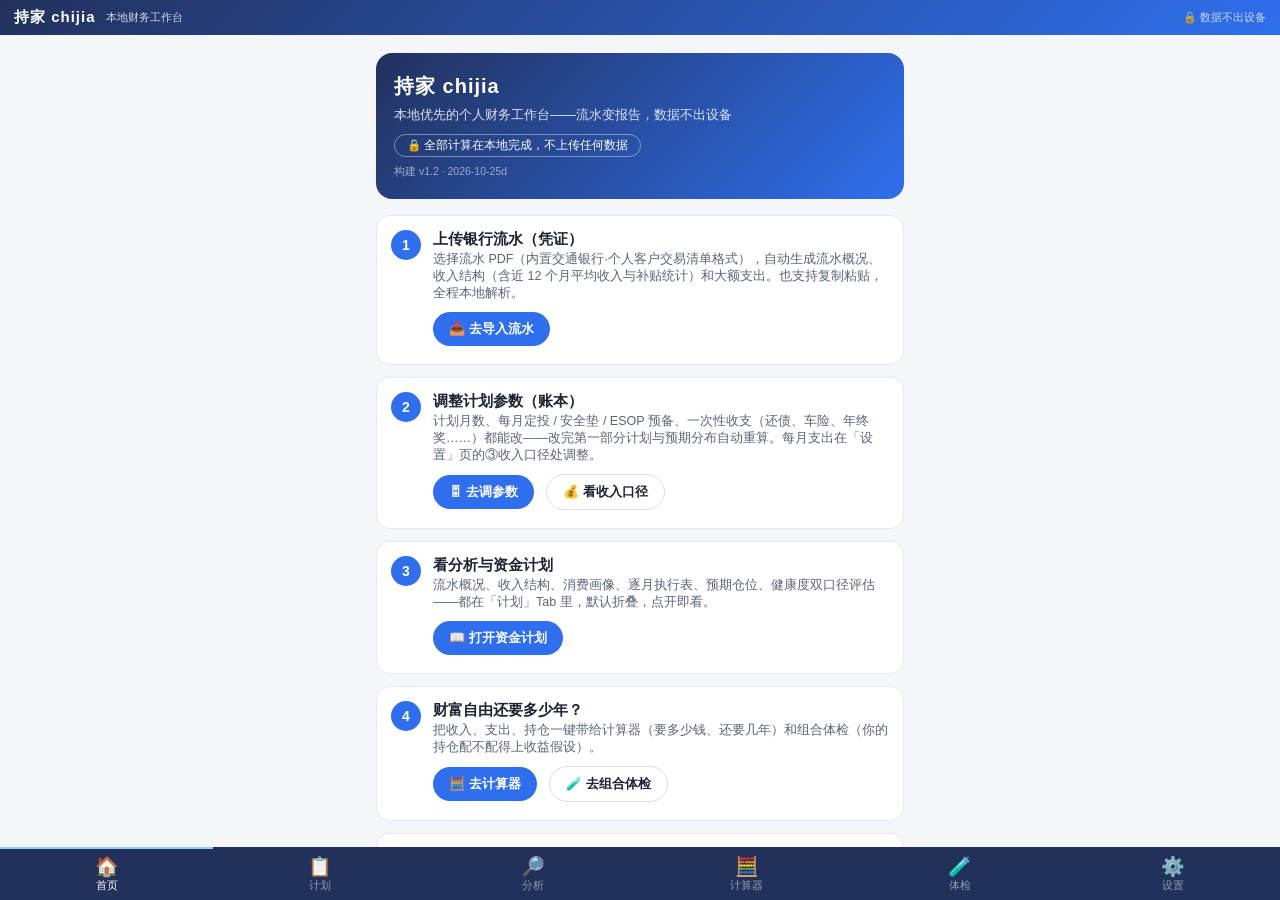
<file: index.html>
<!DOCTYPE html>
<html lang="zh-CN">
<head>
<meta charset="UTF-8">
<meta name="viewport" content="width=device-width, initial-scale=1.0, viewport-fit=cover">
<meta name="theme-color" content="#22315c">
<link rel="manifest" href="./manifest.json">
<link rel="icon" href="./icons/icon-192.png">
<title>持家 chijia</title>
<style>
  *{box-sizing:border-box;}
  html,body{height:100%;}
  body{
    margin:0;display:flex;flex-direction:column;height:100%;
    background:#f4f6fa;font-family:-apple-system,"Segoe UI","Microsoft YaHei",sans-serif;
    overscroll-behavior:none;color:#1c2333;
  }
  @media (prefers-color-scheme: dark){
    body{background:#11151d;color:#e8ecf5;}
  }
  header.top{
    flex:none;display:flex;align-items:center;gap:10px;
    background:linear-gradient(135deg,#22315c 0%,#2f6fed 100%);
    color:#fff;padding:8px 14px;
  }
  header.top .logo{font-weight:800;font-size:15px;letter-spacing:1px;}
  header.top .sub{font-size:11px;opacity:.8;}
  header.top .spacer{flex:1;}
  header.top .lock{font-size:11px;opacity:.75;}
  #installBtn{
    display:none;border:1px solid rgba(255,255,255,.55);background:rgba(255,255,255,.15);
    color:#fff;border-radius:999px;padding:4px 12px;font-size:12px;cursor:pointer;
  }
  .views{flex:1;position:relative;overflow:hidden;overflow-y:auto;background:#f4f6fa;}
  @media (prefers-color-scheme: dark){ .views{background:#11151d;} }
  .views > iframe{position:absolute;inset:0;width:100%;height:100%;border:0;display:none;background:transparent;}
  .views > iframe.active{display:block;}

  /* ===== 首页 ===== */
  #view-home{display:none;padding:18px 16px calc(20px + env(safe-area-inset-bottom, 0));max-width:560px;margin:0 auto;}
  #view-home.active{display:block;}
  .home-hero{
    background:linear-gradient(135deg,#22315c 0%,#2f6fed 100%);color:#fff;
    border-radius:16px;padding:20px 18px;margin-bottom:16px;
  }
  .home-hero .h-logo{font-size:20px;font-weight:800;letter-spacing:1px;}
  .home-hero .h-tag{font-size:13px;opacity:.85;margin-top:6px;}
  .home-hero .h-lock{display:inline-block;margin-top:10px;font-size:11.5px;border:1px solid rgba(255,255,255,.4);border-radius:999px;padding:3px 12px;}
  .step{
    background:#fff;border:1px solid #e6e9f0;border-radius:14px;
    padding:14px;margin-bottom:12px;display:flex;gap:12px;
  }
  @media (prefers-color-scheme: dark){
    .step{background:#1a2130;border-color:#2a3242;}
    .rulebox{background:#161d2a;border-color:#2a3242;}
    .entry{background:#1a2130;border-color:#2a3242;}
    .gobtn.ghost{background:#1a2130;color:#e8ecf5;border-color:#2a3242;}
  }
  .s-no{
    flex:none;width:30px;height:30px;border-radius:50%;background:#2f6fed;color:#fff;
    display:flex;align-items:center;justify-content:center;font-weight:800;font-size:14px;
  }
  .s-body{flex:1;}
  .s-t{font-weight:800;font-size:15px;margin-bottom:2px;}
  .s-d{font-size:12.5px;color:#5a6478;margin-bottom:10px;}
  @media (prefers-color-scheme: dark){ .s-d{color:#9aa3b5;} }
  .gobtn{
    background:#2f6fed;color:#fff;border:none;border-radius:999px;
    padding:8px 16px;font-size:13px;font-weight:700;cursor:pointer;margin-right:8px;margin-bottom:4px;
  }
  .gobtn.ghost{background:transparent;color:inherit;border:1px solid #d7deea;}
  .rulebox{
    background:#fff;border:1px solid #e6e9f0;border-radius:14px;padding:14px;
    font-size:12.5px;color:#5a6478;margin-bottom:16px;line-height:1.8;
  }
  .entries{display:grid;grid-template-columns:1fr 1fr 1fr;gap:10px;}
  .entry{
    background:#fff;border:1px solid #e6e9f0;border-radius:12px;padding:12px 10px;
    text-align:center;cursor:pointer;font-size:12px;
  }
  .entry .e-ico{font-size:22px;display:block;margin-bottom:4px;}
  .entry .e-t{font-weight:700;font-size:13px;}
  .entry .e-d{color:#5a6478;font-size:11px;margin-top:2px;}
  @media (prefers-color-scheme: dark){
    .entry{background:#1a2130;border-color:#2a3242;}
    .entry .e-d{color:#9aa3b5;}
  }

  nav.tabs{
    flex:none;display:flex;background:#22315c;color:#8f9bb3;
    padding-bottom:env(safe-area-inset-bottom, 0);
    box-shadow:0 -2px 10px rgba(0,0,0,.25);
  }
  nav.tabs button{
    flex:1;background:none;border:none;color:inherit;font-family:inherit;
    padding:8px 0 7px;cursor:pointer;display:flex;flex-direction:column;align-items:center;gap:2px;
    font-size:11px;border-top:2px solid transparent;
  }
  nav.tabs button .ico{font-size:19px;line-height:1;}
  nav.tabs button.active{color:#fff;border-top-color:#8fd3ff;}
</style>
</head>
<body>

<header class="top">
  <span class="logo">持家 chijia</span>
  <span class="sub">本地财务工作台</span>
  <span class="spacer"></span>
  <span class="lock">🔒 数据不出设备</span>
  <button id="installBtn">📲 安装 APP</button>
</header>

<div class="views" id="views">

  <!-- 🏠 首页 -->
  <div id="view-home" class="active">
    <div class="home-hero">
      <div class="h-logo">持家 chijia</div>
      <div class="h-tag">本地优先的个人财务工作台——流水变报告，数据不出设备</div>
      <span class="h-lock">🔒 全部计算在本地完成，不上传任何数据</span>
      <div class="h-build" style="font-size:10.5px;opacity:.55;margin-top:8px;">构建 v1.2 · 2026-10-25d</div>
    </div>

    <div class="step">
      <div class="s-no">1</div>
      <div class="s-body">
        <div class="s-t">上传银行流水（凭证）</div>
        <div class="s-d">选择流水 PDF（内置交通银行·个人客户交易清单格式），自动生成流水概况、收入结构（含近 12 个月平均收入与补贴统计）和大额支出。也支持复制粘贴，全程本地解析。</div>
        <button class="gobtn" data-go="settings">📥 去导入流水</button>
      </div>
    </div>

    <div class="step">
      <div class="s-no">2</div>
      <div class="s-body">
        <div class="s-t">调整计划参数（账本）</div>
        <div class="s-d">计划月数、每月定投 / 安全垫 / ESOP 预备、一次性收支（还债、车险、年终奖……）都能改——改完第一部分计划与预期分布自动重算。每月支出在「设置」页的③收入口径处调整。</div>
        <button class="gobtn" data-go="plan:plan">🎛 去调参数</button>
        <button class="gobtn ghost" data-go="settings">💰 看收入口径</button>
      </div>
    </div>

    <div class="step">
      <div class="s-no">3</div>
      <div class="s-body">
        <div class="s-t">看分析与资金计划</div>
        <div class="s-d">流水概况、收入结构、消费画像、逐月执行表、预期仓位、健康度双口径评估——都在「计划」Tab 里，默认折叠，点开即看。</div>
        <button class="gobtn" data-go="plan">📖 打开资金计划</button>
      </div>
    </div>

    <div class="step">
      <div class="s-no">4</div>
      <div class="s-body">
        <div class="s-t">财富自由还要多少年？</div>
        <div class="s-d">把收入、支出、持仓一键带给计算器（要多少钱、还要几年）和组合体检（你的持仓配不配得上收益假设）。</div>
        <button class="gobtn" data-go="calculator">🧮 去计算器</button>
        <button class="gobtn ghost" data-go="portfolio">🧪 去组合体检</button>
      </div>
    </div>

    <div class="rulebox">
      <b>数据规则：</b><b>数据包 JSON 是账本（主数据源）</b>，流水 PDF 是<b>凭证（补充输入）</b>，两者都只在当前标签页会话里——<b>关闭浏览器自动清空</b>。长期保留用各面板里的「导出备份 JSON」，换设备恢复也靠它。
    </div>

  </div>

  <iframe id="view-plan" title="资金计划"></iframe>
  <iframe id="view-analysis" title="财务分析"></iframe>
  <iframe id="view-calculator" title="财富自由计算器"></iframe>
  <iframe id="view-portfolio" title="组合体检"></iframe>
  <iframe id="view-settings" title="设置"></iframe>
</div>

<nav class="tabs">
  <button data-view="home" class="active"><span class="ico">🏠</span>首页</button>
  <button data-view="plan"><span class="ico">📋</span>计划</button>
  <button data-view="analysis"><span class="ico">🔎</span>分析</button>
  <button data-view="calculator"><span class="ico">🧮</span>计算器</button>
  <button data-view="portfolio"><span class="ico">🧪</span>体检</button>
  <button data-view="settings"><span class="ico">⚙️</span>设置</button>
</nav>

<script>
"use strict";
const VIEWS = {
  plan:       { file: "./plan.html?app=1" },
  analysis:   { file: "./analysis.html?app=1" },
  calculator: { file: "./calculator.html?app=1" },
  portfolio:  { file: "./portfolio.html?app=1" },
  settings:   { file: "./settings.html?app=1" }
};
const iframes = {
  plan: document.getElementById("view-plan"),
  analysis: document.getElementById("view-analysis"),
  calculator: document.getElementById("view-calculator"),
  portfolio: document.getElementById("view-portfolio"),
  settings: document.getElementById("view-settings")
};

function activate(name){
  document.getElementById("view-home").classList.toggle("active", name === "home");
  Object.keys(iframes).forEach(k => {
    if (name === k && !iframes[k].src) iframes[k].src = VIEWS[k].file + "&app=1&t=" + Date.now();
    iframes[k].classList.toggle("active", name === k && !!iframes[k].src);
  });
  document.querySelectorAll("nav.tabs button").forEach(b => b.classList.toggle("active", b.dataset.view === name));
}

/* 带「打开指定面板」的跳转：先切 Tab，待 iframe 就绪后 postMessage */
function go(target){
  const [view, panel] = target.split(":");
  activate(view);
  if (panel && iframes[view]) {
    const f = iframes[view];
    const post = () => { try { f.contentWindow.postMessage({ ffOpen: panel }, "*"); } catch(e){} };
    if (f.contentDocument && f.contentDocument.readyState === "complete" && f.contentWindow.__chijiaReady) post();
    else f.addEventListener("load", () => setTimeout(post, 500), { once: true });
  }
}
document.querySelectorAll("[data-go]").forEach(b =>
  b.addEventListener("click", () => go(b.dataset.go))
);
/* 底部 Tab 切换（此前遗漏绑定，导致四个 Tab 点击无反应） */
document.querySelectorAll("nav.tabs button").forEach(b =>
  b.addEventListener("click", () => activate(b.dataset.view))
);

/* 资金报告点「发送到财富自由计算器」→ 切到计算器 Tab */
window.addEventListener("message", e => {
  if (e.data && e.data.ffSwitch && (VIEWS[e.data.ffSwitch] || e.data.ffSwitch === "home")) activate(e.data.ffSwitch);
});

/* PWA：Service Worker + 安装入口（file:// 打开时自动跳过） */
if ("serviceWorker" in navigator && location.protocol.startsWith("http")) {
  navigator.serviceWorker.register("./sw.js").catch(() => {});
}
let deferredPrompt = null;
window.addEventListener("beforeinstallprompt", e => {
  e.preventDefault(); deferredPrompt = e;
  document.getElementById("installBtn").style.display = "inline-block";
});
document.getElementById("installBtn").addEventListener("click", async () => {
  if (!deferredPrompt) return;
  deferredPrompt.prompt();
  await deferredPrompt.userChoice;
  deferredPrompt = null;
  document.getElementById("installBtn").style.display = "none";
});
</script>
</body>
</html>
</file>
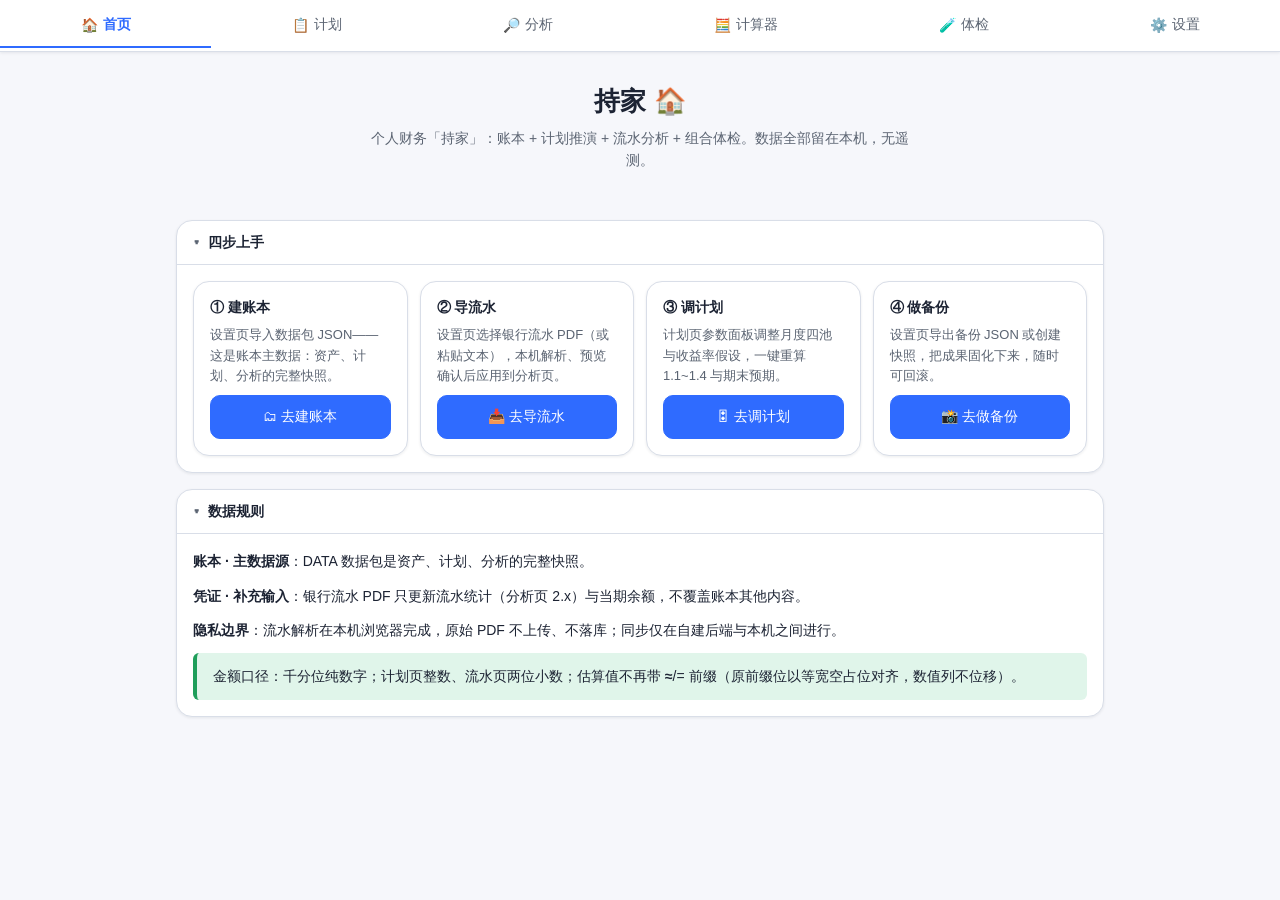
<file: frontend/index.html>
<!DOCTYPE html>
<html lang="zh-CN">
<head>
  <meta charset="utf-8">
  <meta name="viewport" content="width=device-width, initial-scale=1">
  <meta name="color-scheme" content="light dark">
  <meta name="theme-color" content="#2f6bff">
  <meta name="description" content="持家 · 个人财务双端应用（数据仅存本机）">
  <title>持家 · 首页</title>
  <link rel="manifest" href="manifest.json">
  <link rel="icon" href="icons/icon.svg" type="image/svg+xml">
  <link rel="stylesheet" href="app.css?v=2.0.7">
</head>
<body>

  <!-- 六 Tab 顶栏（UX-SPEC §1：六 Tab 职责互斥） -->
  <header class="topbar">
    <nav class="tabs" role="tablist" aria-label="主导航">
      <button class="tab is-active" role="tab" aria-selected="true"  aria-controls="view-home"       data-tab="home">🏠<span>首页</span></button>
      <button class="tab" role="tab" aria-selected="false" aria-controls="view-plan"        data-tab="plan">📋<span>计划</span></button>
      <button class="tab" role="tab" aria-selected="false" aria-controls="view-analysis"    data-tab="analysis">🔎<span>分析</span></button>
      <button class="tab" role="tab" aria-selected="false" aria-controls="view-calculator"  data-tab="calculator">🧮<span>计算器</span></button>
      <button class="tab" role="tab" aria-selected="false" aria-controls="view-portfolio"   data-tab="portfolio">🧪<span>体检</span></button>
      <button class="tab" role="tab" aria-selected="false" aria-controls="view-settings"    data-tab="settings">⚙️<span>设置</span></button>
    </nav>
  </header>

  <main class="stage">

    <!-- 🏠 首页：壳内原生视图（引导与入口，不放任何数据表格/参数输入） -->
    <section class="view is-active" id="view-home" role="tabpanel" aria-label="首页" data-view="home">
      <div class="home-hero">
        <h1>持家 🏠</h1>
        <p>个人财务「持家」：账本 + 计划推演 + 流水分析 + 组合体检。数据全部留在本机，无遥测。</p>
      </div>

      <div class="page">

        <!-- 引导四步（折叠面板默认展开，UX-SPEC §3；改动⑥：直达按钮嵌入各卡片，直达入口面板已删） -->
        <details class="panel" id="home-guide" open>
          <summary>四步上手</summary>
          <div class="panel-body">
            <div class="card-grid">
              <div class="card">
                <h3>① 建账本</h3>
                <p>设置页导入数据包 JSON——这是账本主数据：资产、计划、分析的完整快照。</p>
                <button class="btn btn-primary card-go" data-go="settings" data-hook="focusBackup">🗂 去建账本</button>
              </div>
              <div class="card">
                <h3>② 导流水</h3>
                <p>设置页选择银行流水 PDF（或粘贴文本），本机解析、预览确认后应用到分析页。</p>
                <button class="btn btn-primary card-go" data-go="settings" data-hook="focusImporter">📥 去导流水</button>
              </div>
              <div class="card">
                <h3>③ 调计划</h3>
                <p>计划页参数面板调整月度四池与收益率假设，一键重算 1.1~1.4 与期末预期。</p>
                <button class="btn btn-primary card-go" data-go="plan" data-hook="focusParams">🎛 去调计划</button>
              </div>
              <div class="card">
                <h3>④ 做备份</h3>
                <p>设置页导出备份 JSON 或创建快照，把成果固化下来，随时可回滚。</p>
                <button class="btn btn-primary card-go" data-go="settings" data-hook="focusSnapshots">📸 去做备份</button>
              </div>
            </div>
          </div>
        </details>

        <!-- 数据规则说明（改动⑥：保留） -->
        <details class="panel" id="home-rules" open>
          <summary>数据规则</summary>
          <div class="panel-body">
            <p><b>账本 · 主数据源</b>：DATA 数据包是资产、计划、分析的完整快照。</p>
            <p><b>凭证 · 补充输入</b>：银行流水 PDF 只更新流水统计（分析页 2.x）与当期余额，不覆盖账本其他内容。</p>
            <p><b>隐私边界</b>：流水解析在本机浏览器完成，原始 PDF 不上传、不落库；同步仅在自建后端与本机之间进行。</p>
            <div class="callout ok">金额口径：千分位纯数字；计划页整数、流水页两位小数；估算值不再带 <b>≈</b>/= 前缀（原前缀位以等宽空占位对齐，数值列不位移）。</div>
          </div>
        </details>

      </div>
    </section>

    <!-- 其余五 Tab：iframe 惰性加载（首次点击才设 src；切换只改 display，状态保留） -->
    <section class="view" id="view-plan" role="tabpanel" aria-label="计划" data-view="plan" hidden>
      <iframe id="frame-plan" data-src="plan.html" title="计划"></iframe>
    </section>
    <section class="view" id="view-analysis" role="tabpanel" aria-label="分析" data-view="analysis" hidden>
      <iframe id="frame-analysis" data-src="analysis.html" title="分析"></iframe>
    </section>
    <section class="view" id="view-calculator" role="tabpanel" aria-label="计算器" data-view="calculator" hidden>
      <iframe id="frame-calculator" data-src="calculator.html" title="计算器"></iframe>
    </section>
    <section class="view" id="view-portfolio" role="tabpanel" aria-label="体检" data-view="portfolio" hidden>
      <iframe id="frame-portfolio" data-src="portfolio.html" title="体检"></iframe>
    </section>
    <section class="view" id="view-settings" role="tabpanel" aria-label="设置" data-view="settings" hidden>
      <iframe id="frame-settings" data-src="settings.html" title="设置"></iframe>
    </section>

  </main>

  <script type="module">
    /* 持家壳 · Tab 切换 + iframe 惰性加载 + 直达钩子（章程 D2） */

    const PAGES = ['plan', 'analysis', 'calculator', 'portfolio', 'settings'];
    const tabs = Array.from(document.querySelectorAll('.tab'));
    const views = Object.fromEntries(
      Array.from(document.querySelectorAll('.view')).map((v) => [v.dataset.view, v]),
    );
    let current = 'home';

    function setDisplay(name) {
      for (const p of PAGES) views[p].hidden = p !== name;
      views.home.hidden = name !== 'home';
      for (const t of tabs) {
        const on = t.dataset.tab === name;
        t.classList.toggle('is-active', on);
        t.setAttribute('aria-selected', String(on));
      }
    }

    /** 惰性加载：首次调用才设 src；已加载立即返回 */
    function ensureFrame(name) {
      const f = document.getElementById('frame-' + name);
      if (f.getAttribute('src')) return Promise.resolve(f);
      return new Promise((resolve) => {
        f.addEventListener('load', () => resolve(f), { once: true });
        f.src = f.dataset.src;
      });
    }

    async function activate(name, hook) {
      if (!views[name]) return;
      if (name !== current) {
        setDisplay(name);
        current = name;
        try { history.replaceState(null, '', '#' + name); } catch { /* file:// 下可能受限 */ }
      }
      if (name !== 'home') {
        const frame = await ensureFrame(name);
        if (hook && frame.contentWindow) {
          try {
            // 页内模块通过 window.__chijia 暴露直达钩子（如 focusImporter / focusParams）
            frame.contentWindow.__chijia?.[hook]?.();
          } catch (e) {
            console.warn('[chijia] 直达钩子执行失败：', name, hook, e);
          }
        }
      }
    }

    for (const t of tabs) t.addEventListener('click', () => activate(t.dataset.tab));
    for (const b of document.querySelectorAll('[data-go]')) {
      b.addEventListener('click', () => activate(b.dataset.go, b.dataset.hook));
    }

    // 改动④：iframe 页「🧮 发送到计算器」不再开新标签——壳收到消息后切 Tab
    // （复用上方 activate 的 tab 切换 + 惰性加载；hook 供已加载页重放预填等）。
    // 安全校验：仅接受同源壳内 iframe 帧发来的约定消息形状。
    addEventListener('message', (e) => {
      const d = e.data;
      if (!d || d.src !== 'chijia-frame' || d.action !== 'goto') return;
      const fromOurs = PAGES.some((p) => document.getElementById('frame-' + p)?.contentWindow === e.source);
      if (!fromOurs || !views[d.tab]) return;
      activate(d.tab, d.hook);
    });

    // 支持 #plan 等 hash 直达（QA/分享链接用）
    const initial = location.hash.slice(1);
    if (initial && views[initial]) activate(initial);

    // PWA Service Worker 注册（失败静默：本地预览 file:// 或旧浏览器）
    if ('serviceWorker' in navigator) {
      addEventListener('load', () => {
        navigator.serviceWorker.register('./sw.js').catch(() => {});
      });
    }
  </script>
</body>
</html>
</file>
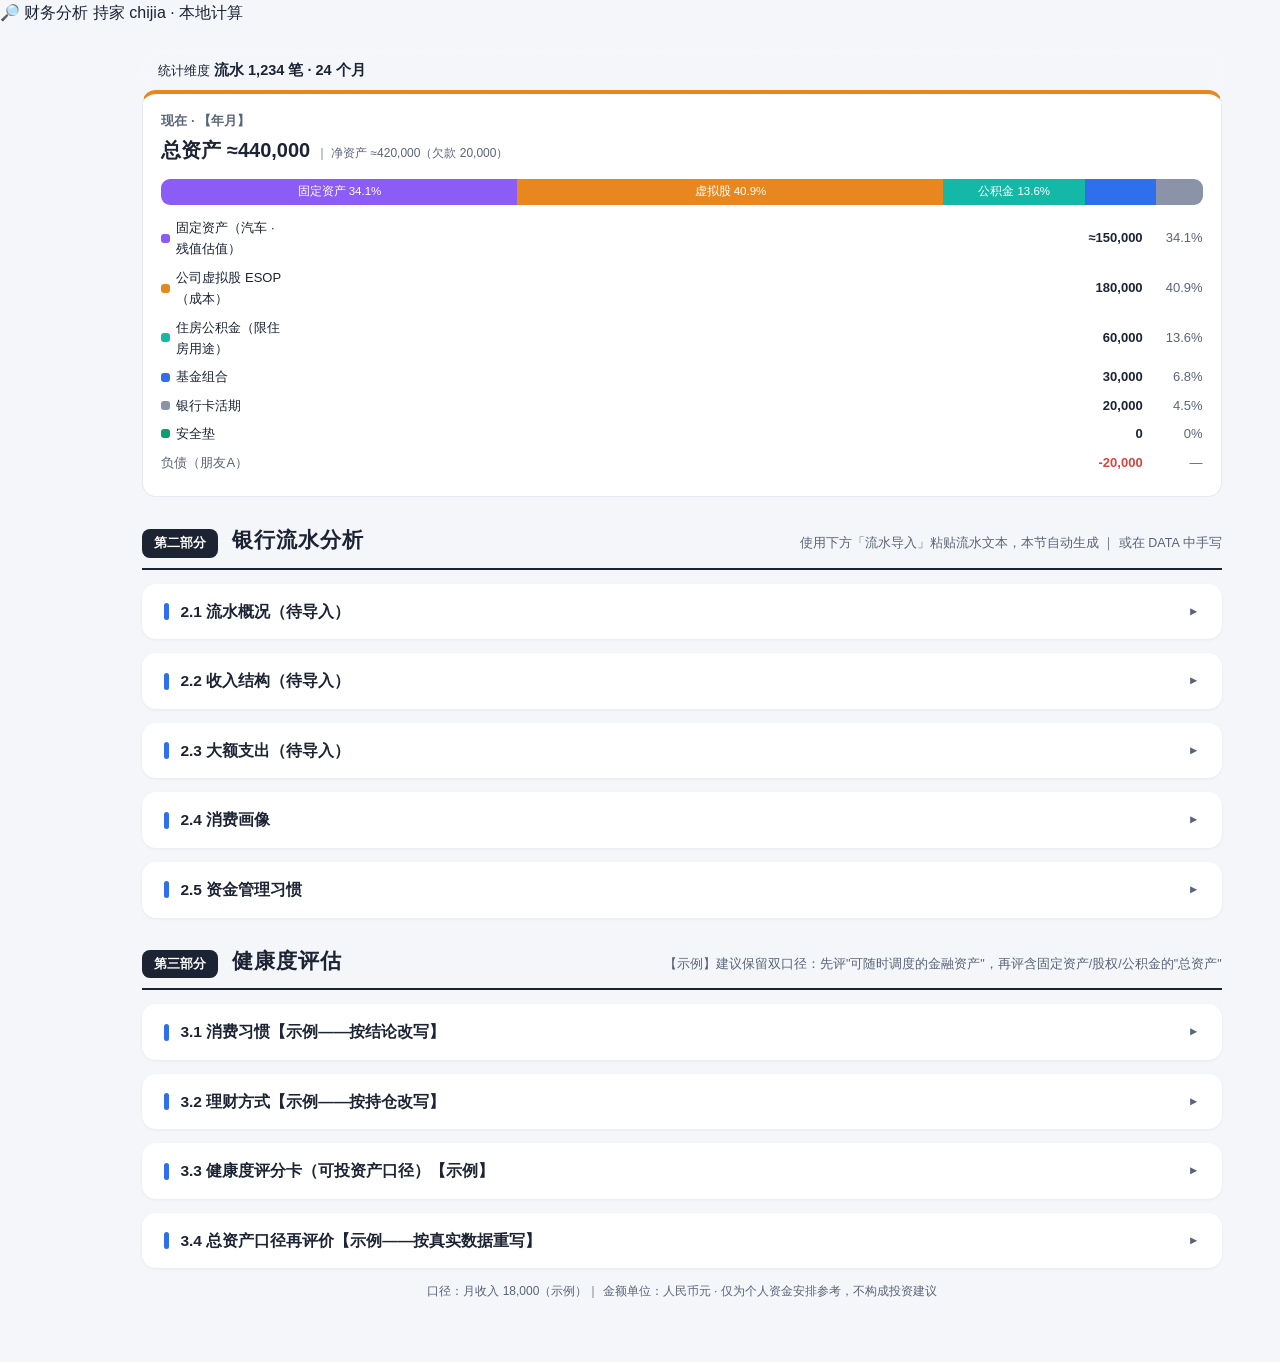
<file: analysis.html>
<!DOCTYPE html>
<html lang="zh-CN">
<head>
<meta charset="UTF-8">
<meta name="viewport" content="width=device-width, initial-scale=1.0, viewport-fit=cover">
<script>
  var t = Date.now();
  document.write('<link rel="stylesheet" href="./app.css?v=' + t + '">');
  document.write('<script src="./data.js?v=' + t + '"><\/script>');
  document.write('<script src="./formats.js?v=' + t + '"><\/script>');
  document.write('<script src="./core.js?v=' + t + '"><\/script>');
</script>
<title>财务分析 · 持家 chijia</title>
</head>
<body class="app-mode">
<header class="top">
  <span class="logo">🔎 财务分析</span>
  <span class="sub">持家 chijia · 本地计算</span>
</header>
<main class="content">
  <div id="heroBox"></div>
  <div id="overviewBox"></div>
  <div id="partsBox"></div>
  <footer id="footBox"></footer>
</main>
<script>window.PAGE_MODE = "analysis";</script>
<script>
"use strict";
(function restoreSavedData(){
  try {
    const raw = sessionStorage.getItem("FRI_DATA_V1");
    if (!raw) return;
    const obj = JSON.parse(raw);
    if (obj && obj.data && obj.data.meta && Array.isArray(obj.data.parts)) Object.assign(DATA, obj.data);
  } catch(e){}
})();
boot();
(function(){
  try {
    const raw = sessionStorage.getItem("FRI_TXNS_V1");
    if (!raw) return;
    const st = JSON.parse(raw);
    if (st.txns && st.txns.length) applyImport(st.txns, Object.assign({}, DATA.meta.importer, st.rules), false);
  } catch(e){}
})();
window.addEventListener("storage", e => {
  if (["FRI_DATA_V1", "FRI_TXNS_V1", "FRI_PLAN", "FRI_SPEND"].includes(e.key)) location.reload();
});
window.addEventListener('beforeprint', () => document.querySelectorAll('details.sec, details.sub').forEach(x => x.open = true));
</script>
</body>
</html>
</file>
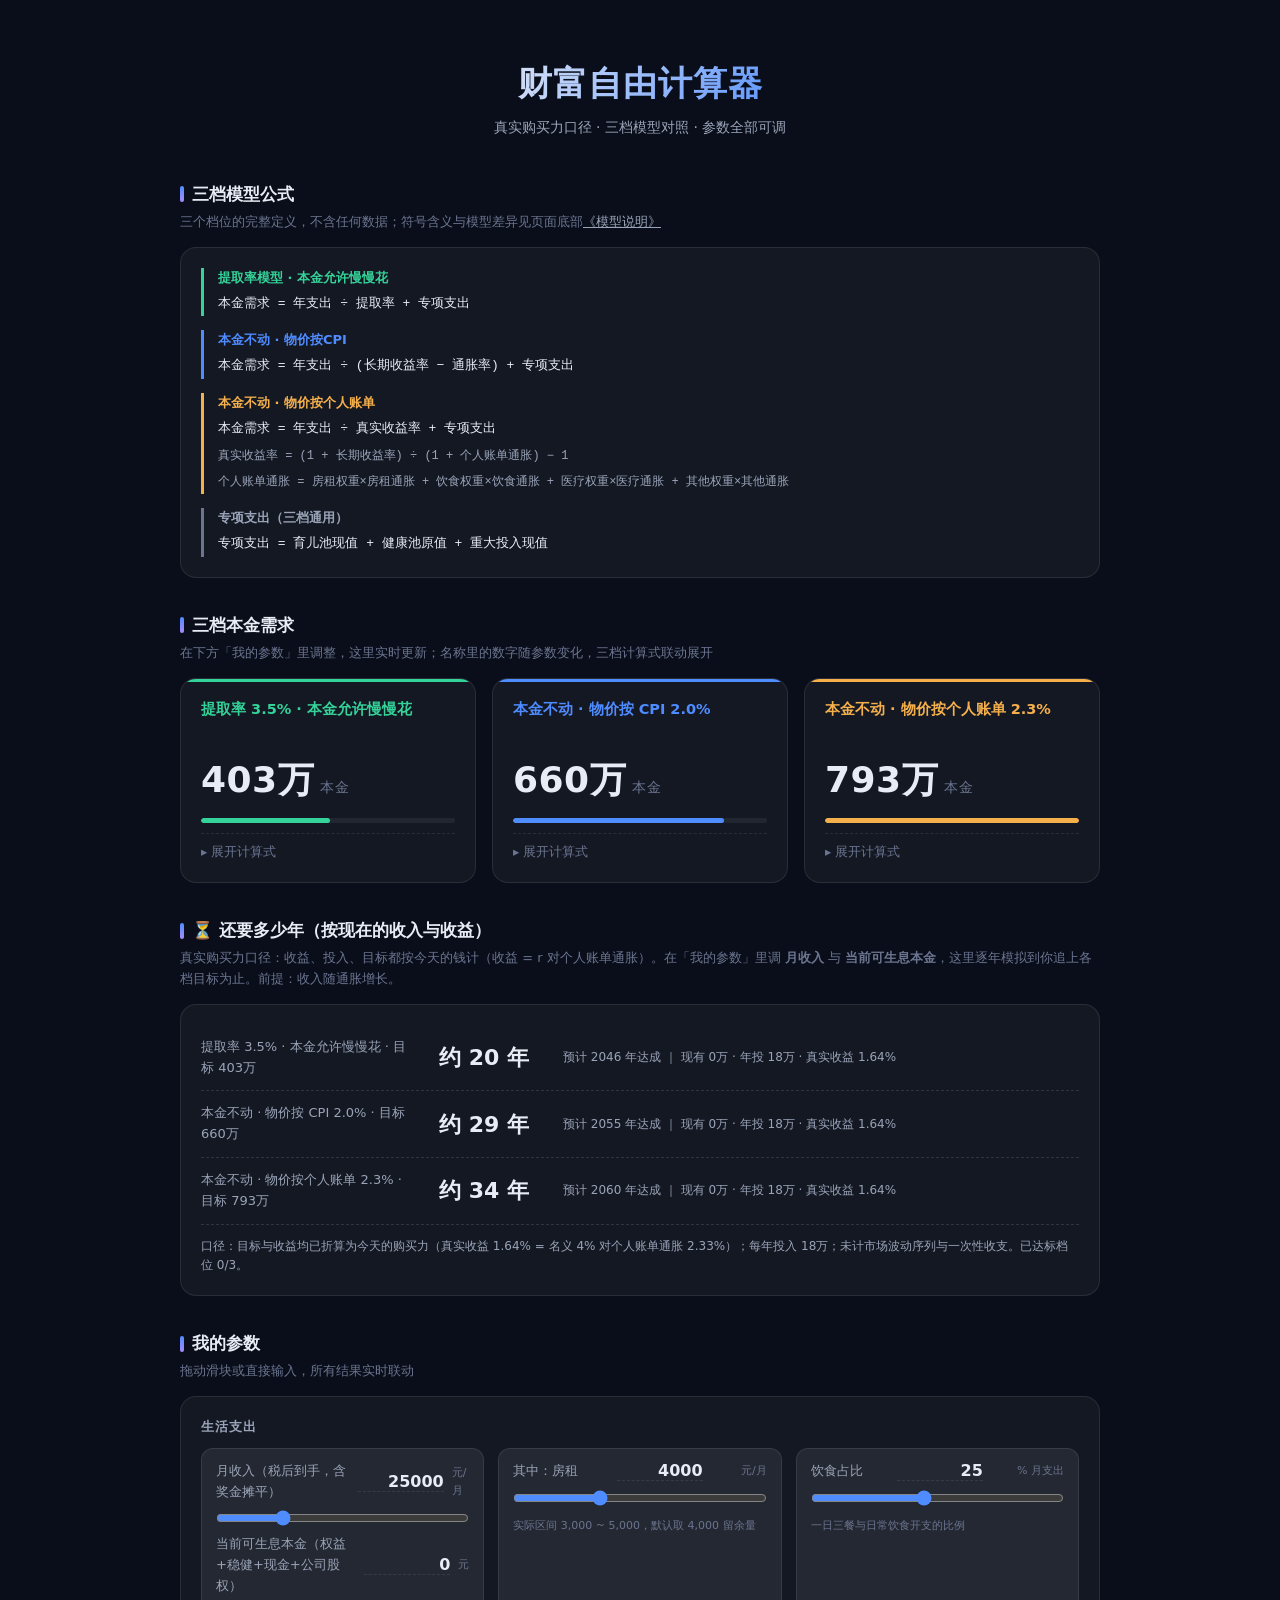
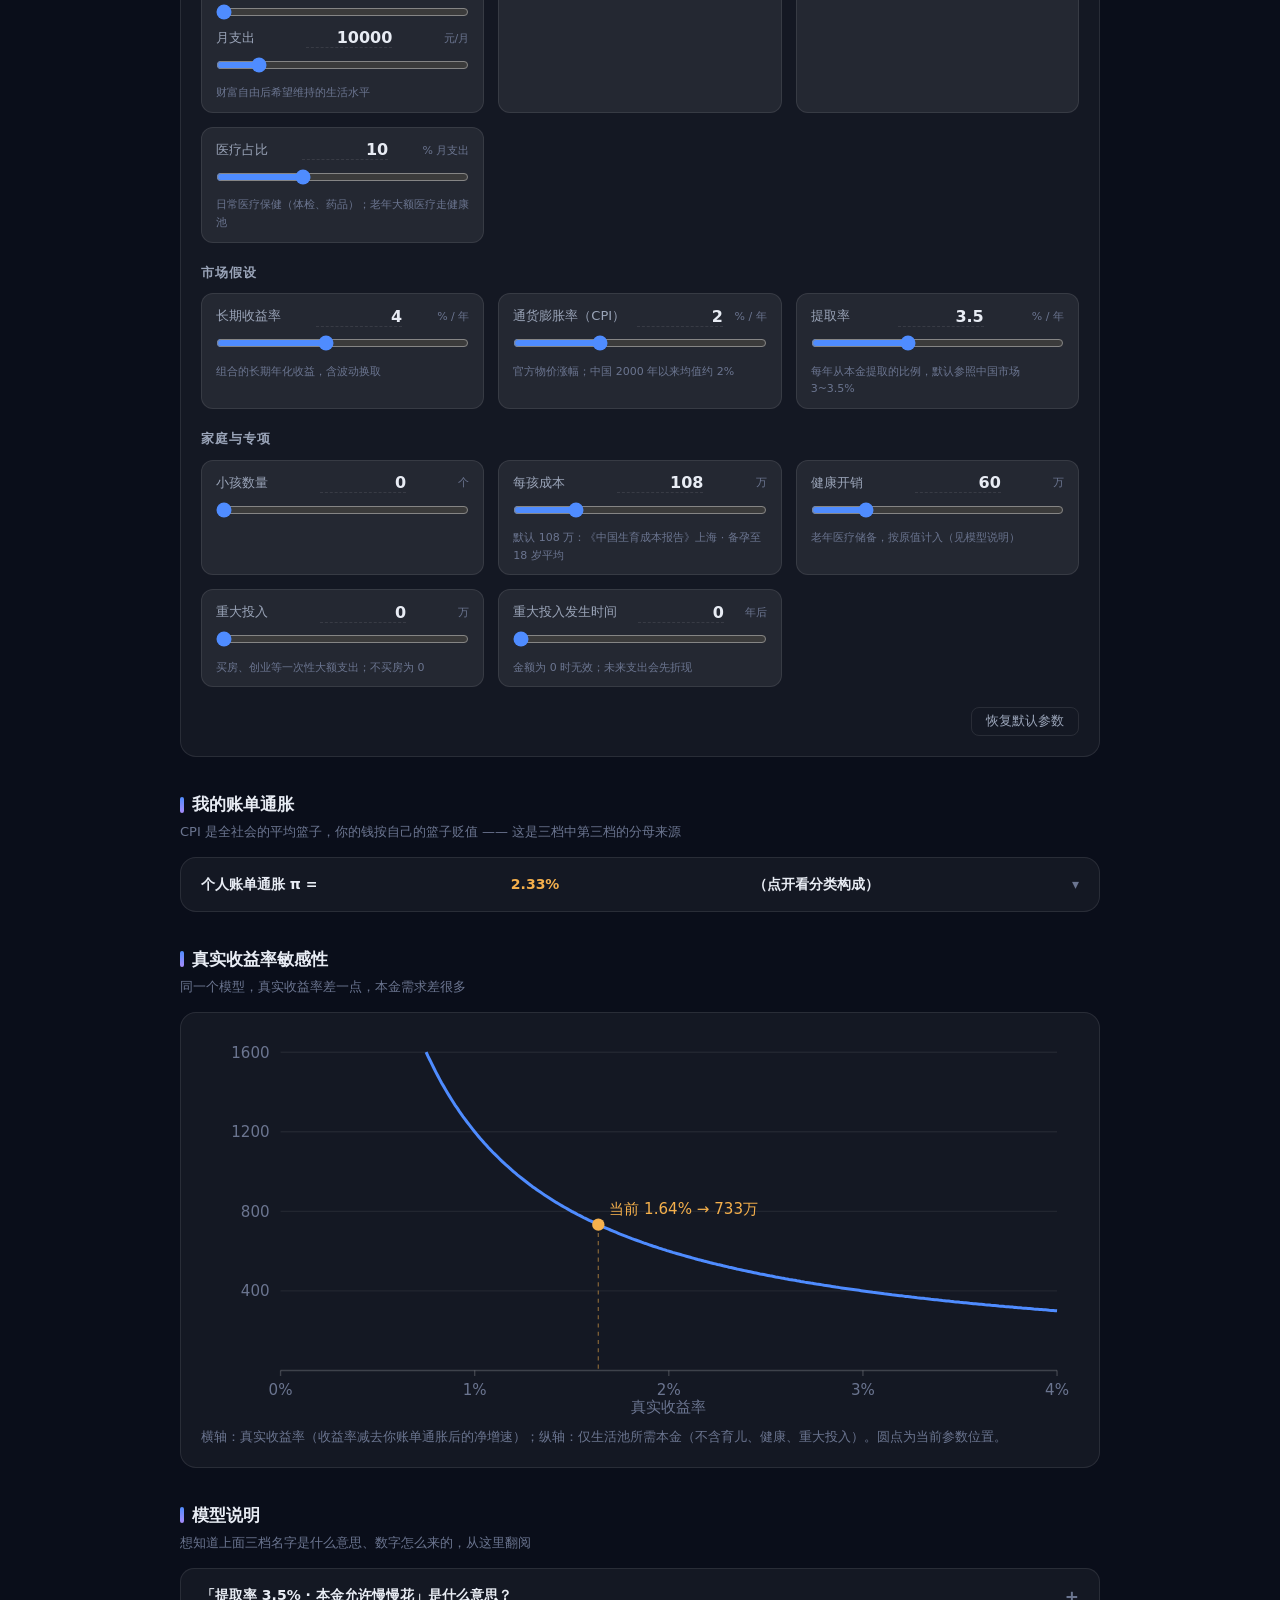
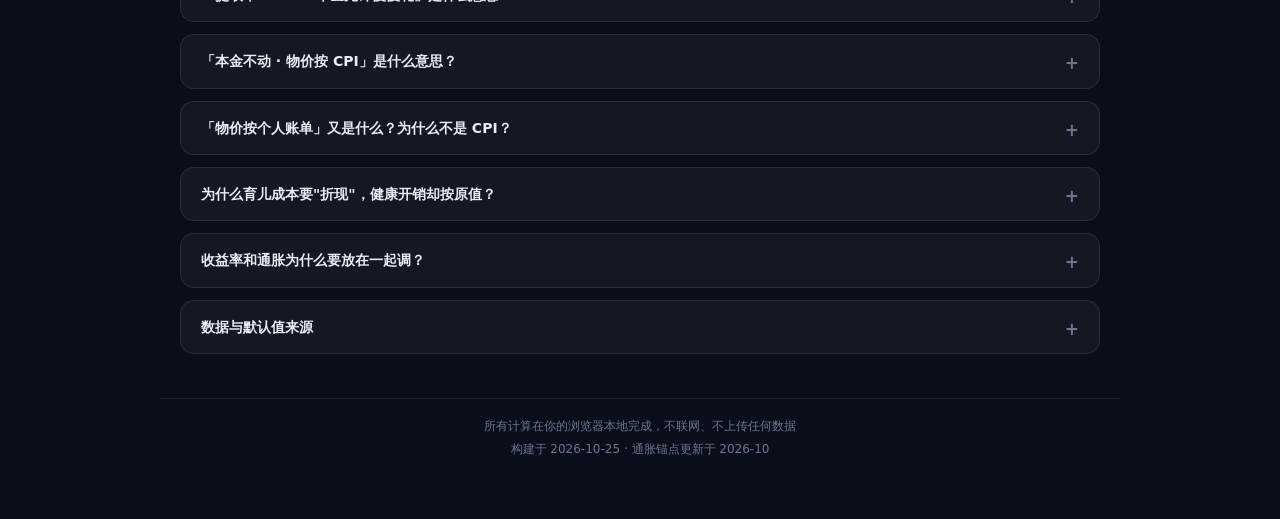
<file: calculator.html>
<!DOCTYPE html>
<html lang="zh-CN">
<head>
<meta charset="UTF-8">
<meta name="viewport" content="width=device-width, initial-scale=1.0">
<meta name="color-scheme" content="dark">
<title>财富自由计算器</title>
<style>
:root{
  --bg:#0a0e1a; --card:rgba(255,255,255,.045); --card2:rgba(255,255,255,.07);
  --line:rgba(255,255,255,.09); --tx:#e8ecf4; --tx2:#9aa4b8; --tx3:#6b7590;
  --blue:#4f8cff; --green:#34d399; --purple:#a78bfa; --orange:#f5b04c; --teal:#14b8a6;
}
*{box-sizing:border-box;margin:0;padding:0}
html{scroll-behavior:smooth;-webkit-text-size-adjust:100%;text-size-adjust:100%}
body{background:var(--bg);color:var(--tx);font-family:system-ui,-apple-system,"PingFang SC","Microsoft YaHei",sans-serif;line-height:1.6;padding-bottom:60px}
main,header.hero,footer{max-width:960px;margin:0 auto;padding:0 20px}

header.hero{padding:56px 20px 8px;text-align:center}
.hero h1{font-size:34px;font-weight:800;letter-spacing:1px;
  background:linear-gradient(120deg,#e8ecf4 30%,#4f8cff 70%,#a78bfa);-webkit-background-clip:text;background-clip:text;color:transparent}
.hero .sub{color:var(--tx2);margin-top:6px;font-size:14px}
.headline{margin:26px auto 0;padding:22px 24px;border:1px solid var(--line);border-radius:18px;
  background:linear-gradient(160deg,rgba(79,140,255,.10),rgba(167,139,250,.06));
  display:flex;flex-direction:column;gap:6px;align-items:center}
.headline .lab{font-size:13px;color:var(--tx2);letter-spacing:2px}
.headline .range{font-size:34px;font-weight:800;color:var(--tx)}
.headline .range b{color:var(--blue)}
.headline .note{font-size:12.5px;color:var(--tx3)}
.headline .note a{color:var(--tx2);text-decoration:underline dotted;cursor:pointer}

section{margin-top:34px}
h2{font-size:17px;font-weight:700;margin-bottom:4px;display:flex;align-items:center;gap:8px}
h2::before{content:"";width:4px;height:16px;border-radius:2px;background:linear-gradient(#4f8cff,#a78bfa)}
.secdesc{font-size:13px;color:var(--tx3);margin-bottom:14px}

.card{background:var(--card);border:1px solid var(--line);border-radius:16px;padding:20px}

/* ---------- 模型公式 ---------- */
.formulas{display:flex;flex-direction:column;gap:14px}
.fline{display:flex;flex-direction:column;gap:5px;border-left:3px solid var(--line);padding-left:14px}
.fline.t1c{border-color:var(--green)}.fline.t2c{border-color:var(--blue)}.fline.t3c{border-color:var(--orange)}
.fline.shared{border-color:var(--tx3)}
.fname{font-size:13px;font-weight:700}
.t1c .fname{color:var(--green)}.t2c .fname{color:var(--blue)}.t3c .fname{color:var(--orange)}
.shared .fname{color:var(--tx2)}
.fline code{font-family:ui-monospace,Consolas,"Courier New",monospace;font-size:13px;color:var(--tx);
  white-space:nowrap;overflow-x:auto;scrollbar-width:thin;padding-bottom:2px}
.fline code::-webkit-scrollbar{height:5px}
.fline code::-webkit-scrollbar-thumb{background:rgba(255,255,255,.18);border-radius:3px}
.fline code.sub{font-size:12px;color:var(--tx2)}

/* ---------- 输入区 ---------- */
.igroup{margin-bottom:20px}
.igroup:last-child{margin-bottom:0}
.igtitle{font-size:13px;color:var(--tx2);font-weight:700;letter-spacing:1px;margin-bottom:10px}
.igrid{display:grid;grid-template-columns:repeat(auto-fit,minmax(250px,1fr));gap:14px}
.field{background:var(--card2);border:1px solid var(--line);border-radius:12px;padding:12px 14px 10px}
.fhead{display:flex;justify-content:space-between;align-items:center;gap:8px}
.fhead label{font-size:13px;color:var(--tx2)}
.fhead .unit{font-size:11px;color:var(--tx3)}
input[type=number]{background:transparent;border:none;border-bottom:1px dashed var(--line);color:var(--tx);
  font-size:16px;font-weight:700;width:86px;text-align:right;font-family:inherit}
input[type=number]:focus{outline:none;border-bottom-color:var(--blue)}
input[type=number]::-webkit-outer-spin-button,input[type=number]::-webkit-inner-spin-button{-webkit-appearance:none}
input[type=range]{width:100%;accent-color:var(--blue);margin-top:8px;cursor:pointer}
.fhint{font-size:11px;color:var(--tx3);margin-top:4px;min-height:15px}
.reset{margin-top:14px;text-align:right}
.reset button{background:transparent;border:1px solid var(--line);color:var(--tx2);border-radius:8px;
  padding:5px 14px;font-size:12.5px;cursor:pointer;font-family:inherit}
.reset button:hover{border-color:var(--blue);color:var(--tx)}

/* ---------- 账单通胀表 ---------- */
details.basket{background:var(--card);border:1px solid var(--line);border-radius:16px;padding:0;overflow:hidden}
details.basket summary{cursor:pointer;padding:15px 20px;font-size:14px;font-weight:600;list-style:none;
  display:flex;justify-content:space-between;align-items:center}
details.basket summary::-webkit-details-marker{display:none}
details.basket summary .pv{font-weight:800;color:var(--orange)}
details.basket summary::after{content:"▾";color:var(--tx3);transition:transform .2s}
details.basket[open] summary::after{transform:rotate(180deg)}
details.basket .bwrap{padding:0 20px 18px}
.tblwrap{overflow-x:auto;scrollbar-width:thin}
.tblwrap::-webkit-scrollbar{height:5px}
.tblwrap::-webkit-scrollbar-thumb{background:rgba(255,255,255,.18);border-radius:3px}
table{width:100%;border-collapse:collapse;font-size:13.5px}
th{color:var(--tx3);font-weight:500;text-align:right;padding:8px 10px;border-bottom:1px solid var(--line)}
th:first-child,td:first-child{text-align:left}
td{padding:8px 10px;text-align:right;border-bottom:1px dashed rgba(255,255,255,.05)}
tr.total td{border-bottom:none;font-weight:800;color:var(--orange);font-size:14.5px}
td .anchor{color:var(--tx3);font-size:12px}

/* ---------- 三档 ---------- */
.tiers{display:grid;grid-template-columns:repeat(auto-fit,minmax(270px,1fr));gap:16px}
.tier{background:var(--card);border:1px solid var(--line);border-radius:16px;padding:20px;display:flex;flex-direction:column;gap:10px;position:relative;overflow:hidden}
.tier::before{content:"";position:absolute;top:0;left:0;right:0;height:3px}
.tier.t1::before{background:var(--green)} .tier.t2::before{background:var(--blue)} .tier.t3::before{background:var(--orange)}
.tname{font-size:14.5px;font-weight:700;line-height:1.45;min-height:42px}
.t1 .tname{color:var(--green)} .t2 .tname{color:var(--blue)} .t3 .tname{color:var(--orange)}
.tnum{font-size:36px;font-weight:800;letter-spacing:.5px}
.tnum small{font-size:14px;color:var(--tx3);font-weight:500;margin-left:6px}
.tbar{height:5px;border-radius:3px;background:rgba(255,255,255,.06);overflow:hidden}
.tbar i{display:block;height:100%;border-radius:3px;width:0;transition:width .4s}
.t1 .tbar i{background:var(--green)} .t2 .tbar i{background:var(--blue)} .t3 .tbar i{background:var(--orange)}
details.calc{margin-top:auto;border-top:1px dashed var(--line);padding-top:8px}
details.calc summary{cursor:pointer;font-size:12.5px;color:var(--tx3);list-style:none}
details.calc summary::-webkit-details-marker{display:none}
details.calc summary::before{content:"▸ ";color:var(--tx3)}
details.calc[open] summary::before{content:"▾ "}
details.calc .tbody{padding:10px 0 2px;display:flex;flex-direction:column;gap:4px;overflow-x:auto;scrollbar-width:thin}
.tbody::-webkit-scrollbar{height:5px}
.tbody::-webkit-scrollbar-thumb{background:rgba(255,255,255,.18);border-radius:3px}
.tbody::-webkit-scrollbar-track{background:transparent}
.frow{display:flex;align-items:baseline;gap:8px;white-space:nowrap}
.frow .flab{flex:0 0 62px;color:var(--tx3);font-size:11px}
.frow .fexp{flex:1 1 auto;text-align:right;font-family:ui-monospace,Consolas,"Courier New",monospace;font-size:12px;color:var(--tx2)}
.fexp b{font-weight:700;color:var(--tx)}
.t1 .fexp b{color:var(--green)}.t2 .fexp b{color:var(--blue)}.t3 .fexp b{color:var(--orange)}
.frow.grand{border-top:1px solid var(--line);padding-top:6px;margin-top:3px}
.frow.grand .fexp b{font-size:14.5px}
.fnote{font-size:11px;color:var(--tx3);line-height:1.55;white-space:normal;padding-top:3px}
.warn{color:var(--orange);font-size:13px;font-weight:600}
.fexp .warn{font-size:12px;font-weight:700}

/* ---------- 敏感性曲线 ---------- */
.chartcard{padding:20px}
svg{width:100%;height:auto;display:block}
svg text{fill:var(--tx3);font-size:11px;font-family:inherit}
.caption{font-size:12.5px;color:var(--tx3);margin-top:10px}

/* ---------- 附录 ---------- */
details.glos{background:var(--card);border:1px solid var(--line);border-radius:14px;padding:0;margin-bottom:12px;overflow:hidden}
details.glos summary{cursor:pointer;padding:15px 20px;font-size:14px;font-weight:600;list-style:none;position:relative}
details.glos summary::-webkit-details-marker{display:none}
details.glos summary::after{content:"+";position:absolute;right:20px;color:var(--tx3);font-size:17px;transition:transform .2s}
details.glos[open] summary::after{content:"−"}
details.glos .gbody{padding:0 20px 18px;font-size:13.5px;color:var(--tx2);display:flex;flex-direction:column;gap:10px;overflow-x:auto}
.gbody b{color:var(--tx)}
.gbody .frm{background:rgba(79,140,255,.08);border:1px solid rgba(79,140,255,.18);border-radius:8px;
  padding:8px 14px;font-family:ui-monospace,Consolas,monospace;font-size:13px;color:#bcd2ff;overflow-x:auto}
.gbody table{font-size:12.5px}

footer{margin-top:44px;padding-top:18px;border-top:1px solid var(--line);font-size:12px;color:var(--tx3);
  display:flex;flex-direction:column;gap:4px;text-align:center}

@media(max-width:640px){
  header.hero{padding-top:32px}
  .hero h1{font-size:25px}
  section{margin-top:26px}
  .card{padding:14px}
  .igrid{gap:10px}
  .field{padding:10px 12px 8px}
  .tier{padding:16px}
  .tname{font-size:13.5px;min-height:38px}
  .tnum{font-size:28px}
  .frow .flab{flex:0 0 52px;font-size:10.5px}
  .frow .fexp{font-size:11px}
  .frow.grand .fexp b{font-size:13px}
  .fnote{font-size:10.5px}
  .fline code{font-size:12px}
  .fline code.sub{font-size:11px}
  .bwrap{padding:0 12px 14px}
  .tblwrap{margin:0 -2px}
  th,td{padding:6px;font-size:12px}
  details.basket summary,details.glos summary{padding:13px 14px;font-size:13.5px}
  details.glos .gbody{padding:0 14px 14px}
}
  .yrow{display:flex;align-items:center;gap:14px;padding:12px 0;border-bottom:1px dashed rgba(255,255,255,.12);}
  .yrow:last-of-type{border-bottom:none;}
  .yrow .yn{flex:0 0 210px;font-size:13px;color:var(--tx2,#9aa3b5);}
  .yrow .yv{font-size:22px;font-weight:800;flex:none;min-width:110px;}
  .yrow .yd{font-size:12px;color:var(--tx2,#9aa3b5);flex:1;}
  .ynote{margin-top:12px;font-size:12px;color:var(--tx2,#9aa3b5);}
</style>
</head>
<body>

<header class="hero">
  <h1>财富自由计算器</h1>
  <p class="sub">真实购买力口径 · 三档模型对照 · 参数全部可调</p>
</header>

<main>

<!-- ================= 模型公式 ================= -->
<section>
  <h2>三档模型公式</h2>
  <p class="secdesc">三个档位的完整定义，不含任何数据；符号含义与模型差异见页面底部<a href="#notes" style="color:var(--tx2)">《模型说明》</a></p>
  <div class="card formulas">
    <div class="fline t1c">
      <span class="fname">提取率模型 · 本金允许慢慢花</span>
      <code>本金需求 = 年支出 ÷ 提取率 + 专项支出</code>
    </div>
    <div class="fline t2c">
      <span class="fname">本金不动 · 物价按CPI</span>
      <code>本金需求 = 年支出 ÷ (长期收益率 − 通胀率) + 专项支出</code>
    </div>
    <div class="fline t3c">
      <span class="fname">本金不动 · 物价按个人账单</span>
      <code>本金需求 = 年支出 ÷ 真实收益率 + 专项支出</code>
      <code class="sub">真实收益率 = (1 + 长期收益率) ÷ (1 + 个人账单通胀) − 1</code>
      <code class="sub">个人账单通胀 = 房租权重×房租通胀 + 饮食权重×饮食通胀 + 医疗权重×医疗通胀 + 其他权重×其他通胀</code>
    </div>
    <div class="fline shared">
      <span class="fname">专项支出（三档通用）</span>
      <code>专项支出 = 育儿池现值 + 健康池原值 + 重大投入现值</code>
    </div>
  </div>
</section>

<!-- ================= 三档结果 ================= -->
<section>
  <h2>三档本金需求</h2>
  <p class="secdesc">在下方「我的参数」里调整，这里实时更新；名称里的数字随参数变化，三档计算式联动展开</p>
  <div class="tiers">
    <div class="tier t1">
      <div class="tname" id="t1name">—</div>
      <div class="tnum"><span id="t1num">—</span><small>本金</small></div>
      <div class="tbar"><i id="t1bar"></i></div>
      <details class="calc"><summary>展开计算式</summary><div class="tbody" id="t1body"></div></details>
    </div>
    <div class="tier t2">
      <div class="tname" id="t2name">—</div>
      <div class="tnum"><span id="t2num">—</span><small>本金</small></div>
      <div class="tbar"><i id="t2bar"></i></div>
      <details class="calc"><summary>展开计算式</summary><div class="tbody" id="t2body"></div></details>
    </div>
    <div class="tier t3">
      <div class="tname" id="t3name">—</div>
      <div class="tnum"><span id="t3num">—</span><small>本金</small></div>
      <div class="tbar"><i id="t3bar"></i></div>
      <details class="calc"><summary>展开计算式</summary><div class="tbody" id="t3body"></div></details>
    </div>
  </div>
</section>

<!-- ================= 还要多少年 ================= -->
<section>
  <h2>⏳ 还要多少年（按现在的收入与收益）</h2>
  <p class="secdesc">真实购买力口径：收益、投入、目标都按今天的钱计（收益 = r 对个人账单通胀）。在「我的参数」里调 <b>月收入</b> 与 <b>当前可生息本金</b>，这里逐年模拟到你追上各档目标为止。前提：收入随通胀增长。</p>
  <div class="card">
    <div class="yrow"><div class="yn" id="yn1">—</div><div class="ybar"><div class="tbar"><i id="ybar1"></i></div></div><div class="yv" id="yv1">—</div><div class="yd" id="yd1">—</div></div>
    <div class="yrow"><div class="yn" id="yn2">—</div><div class="ybar"><div class="tbar"><i id="ybar2"></i></div></div><div class="yv" id="yv2">—</div><div class="yd" id="yd2">—</div></div>
    <div class="yrow"><div class="yn" id="yn3">—</div><div class="ybar"><div class="tbar"><i id="ybar3"></i></div></div><div class="yv" id="yv3">—</div><div class="yd" id="yd3">—</div></div>
    <div class="ynote" id="ynote">—</div>
  </div>
</section>

<!-- ================= 输入 ================= -->
<section>
  <h2>我的参数</h2>
  <p class="secdesc">拖动滑块或直接输入，所有结果实时联动</p>

  <div class="card">
    <div class="igroup">
      <div class="igtitle">生活支出</div>
      <div class="igrid">
        <div class="field">
          <div class="fhead"><label>月收入（税后到手，含奖金摊平）</label><input type="number" id="incomeN" value="25000" min="0" step="500"><span class="unit">元/月</span></div>
          <input type="range" id="income" min="0" max="100000" step="500" value="25000">
          <div class="fhead"><label>当前可生息本金（权益+稳健+现金+公司股权）</label><input type="number" id="p0N" value="0" min="0" step="10000"><span class="unit">元</span></div>
          <input type="range" id="p0" min="0" max="3000000" step="10000" value="0">
          <div class="fhead"><label>月支出</label><input type="number" id="spendN" value="10000" min="1000" step="500"><span class="unit">元/月</span></div>
          <input type="range" id="spend" min="3000" max="50000" step="500" value="10000">
          <div class="fhint">财富自由后希望维持的生活水平</div>
        </div>
        <div class="field">
          <div class="fhead"><label>其中：房租</label><input type="number" id="rentN" value="4000" min="0" step="100"><span class="unit">元/月</span></div>
          <input type="range" id="rent" min="2000" max="8000" step="100" value="4000">
          <div class="fhint">实际区间 3,000 ~ 5,000，默认取 4,000 留余量</div>
        </div>
        <div class="field">
          <div class="fhead"><label>饮食占比</label><input type="number" id="foodPctN" value="25" min="0" max="60" step="1"><span class="unit">% 月支出</span></div>
          <input type="range" id="foodPct" min="5" max="50" step="1" value="25">
          <div class="fhint">一日三餐与日常饮食开支的比例</div>
        </div>
        <div class="field">
          <div class="fhead"><label>医疗占比</label><input type="number" id="medPctN" value="10" min="0" max="40" step="1"><span class="unit">% 月支出</span></div>
          <input type="range" id="medPct" min="0" max="30" step="1" value="10">
          <div class="fhint">日常医疗保健（体检、药品）；老年大额医疗走健康池</div>
        </div>
      </div>
    </div>

    <div class="igroup">
      <div class="igtitle">市场假设</div>
      <div class="igrid">
        <div class="field">
          <div class="fhead"><label>长期收益率</label><input type="number" id="rN" value="4" min="0" max="15" step="0.1"><span class="unit">% / 年</span></div>
          <input type="range" id="r" min="1" max="8" step="0.1" value="4">
          <div class="fhint">组合的长期年化收益，含波动换取</div>
        </div>
        <div class="field">
          <div class="fhead"><label>通货膨胀率（CPI）</label><input type="number" id="cpiN" value="2" min="0" max="10" step="0.1"><span class="unit">% / 年</span></div>
          <input type="range" id="cpi" min="0" max="6" step="0.1" value="2">
          <div class="fhint">官方物价涨幅；中国 2000 年以来均值约 2%</div>
        </div>
        <div class="field">
          <div class="fhead"><label>提取率</label><input type="number" id="swrN" value="3.5" min="1" max="8" step="0.1"><span class="unit">% / 年</span></div>
          <input type="range" id="swr" min="2" max="6" step="0.1" value="3.5">
          <div class="fhint">每年从本金提取的比例，默认参照中国市场 3~3.5%</div>
        </div>
      </div>
    </div>

    <div class="igroup">
      <div class="igtitle">家庭与专项</div>
      <div class="igrid">
        <div class="field">
          <div class="fhead"><label>小孩数量</label><input type="number" id="kidsN" value="0" min="0" max="6" step="1"><span class="unit">个</span></div>
          <input type="range" id="kids" min="0" max="3" step="1" value="0">
          <div class="fhint"></div>
        </div>
        <div class="field">
          <div class="fhead"><label>每孩成本</label><input type="number" id="childCostN" value="108" min="1" step="2"><span class="unit">万</span></div>
          <input type="range" id="childCost" min="20" max="400" step="2" value="108">
          <div class="fhint">默认 108 万：《中国生育成本报告》上海 · 备孕至 18 岁平均</div>
        </div>
        <div class="field">
          <div class="fhead"><label>健康开销</label><input type="number" id="healthN" value="60" min="0" step="5"><span class="unit">万</span></div>
          <input type="range" id="health" min="0" max="300" step="5" value="60">
          <div class="fhint">老年医疗储备，按原值计入（见模型说明）</div>
        </div>
        <div class="field">
          <div class="fhead"><label>重大投入</label><input type="number" id="investN" value="0" min="0" step="5"><span class="unit">万</span></div>
          <input type="range" id="invest" min="0" max="1000" step="5" value="0">
          <div class="fhint">买房、创业等一次性大额支出；不买房为 0</div>
        </div>
        <div class="field">
          <div class="fhead"><label>重大投入发生时间</label><input type="number" id="investYearsN" value="0" min="0" max="30" step="1"><span class="unit">年后</span></div>
          <input type="range" id="investYears" min="0" max="30" step="1" value="0">
          <div class="fhint">金额为 0 时无效；未来支出会先折现</div>
        </div>
      </div>
    </div>

    <div class="reset"><button id="resetBtn">恢复默认参数</button></div>
  </div>
</section>

<!-- ================= 个人账单通胀 ================= -->
<section>
  <h2>我的账单通胀</h2>
  <p class="secdesc">CPI 是全社会的平均篮子，你的钱按自己的篮子贬值 —— 这是三档中第三档的分母来源</p>
  <details class="basket" id="basketBox">
    <summary>个人账单通胀 π = <span class="pv" id="piShow">—</span>（点开看分类构成）</summary>
    <div class="bwrap">
      <div class="tblwrap">
      <table>
        <thead><tr><th>类别</th><th>月均金额</th><th>权重</th><th>通胀锚点</th></tr></thead>
        <tbody>
          <tr><td>房租</td><td id="bRentA">—</td><td id="bRentW">—</td><td><span class="anchor" id="bRentG">—</span></td></tr>
          <tr><td>饮食</td><td id="bFoodA">—</td><td id="bFoodW">—</td><td><span class="anchor" id="bFoodG">—</span></td></tr>
          <tr><td>医疗保健</td><td id="bMedA">—</td><td id="bMedW">—</td><td><span class="anchor" id="bMedG">—</span></td></tr>
          <tr><td>其他生活</td><td id="bOtherA">—</td><td id="bOtherW">—</td><td><span class="anchor" id="bOtherG">—</span></td></tr>
          <tr class="total"><td>个人账单通胀 π</td><td></td><td></td><td id="bTotal">—</td></tr>
        </tbody>
      </table>
      </div>
      <p class="caption" style="margin-top:10px">锚点为预置历史经验值（房租≈CPI+0.5pp、饮食≈CPI−0.5pp、医疗≈CPI+2.5pp、其他≈CPI），会不定期按最新数据更新。房租按金额、饮食与医疗按「我的参数」里的占比计入，扣除三者后其余归入其他生活。</p>
    </div>
  </details>
</section>

<!-- ================= 敏感性曲线 ================= -->
<section>
  <h2>真实收益率敏感性</h2>
  <p class="secdesc">同一个模型，真实收益率差一点，本金需求差很多</p>
  <div class="card chartcard">
    <svg id="chart" viewBox="0 0 640 280" preserveAspectRatio="xMidYMid meet"></svg>
    <p class="caption">横轴：真实收益率（收益率减去你账单通胀后的净增速）；纵轴：仅生活池所需本金（不含育儿、健康、重大投入）。圆点为当前参数位置。</p>
  </div>
</section>

<!-- ================= 模型说明（附录） ================= -->
<section id="notes">
  <h2>模型说明</h2>
  <p class="secdesc">想知道上面三档名字是什么意思、数字怎么来的，从这里翻阅</p>

  <details class="glos">
    <summary>「提取率 3.5% · 本金允许慢慢花」是什么意思？</summary>
    <div class="gbody">
      <p>这套模型<b>允许本金被消耗</b>：每年从总本金里提取固定比例当生活费，投资收益覆盖大部分，缺口从本金里出。学术名叫「安全提取率」（SWR），源于对美国股市上百年历史数据的回测：只要提取率不超过某个值，哪怕经历大萧条、高通胀，本金也能撑过 30 年以上的提取期。</p>
      <p>美股历史回测出的经典数字是 <b>4%</b>（即著名的「4% 法则」）；中国股市波动更大、可靠历史更短，所以通常打折到 <b>3%~3.5%</b>。提取率越低，撑的时间越接近"永久"，需要的本金也越多。</p>
      <div class="frm">本金 = 年支出 ÷ 提取率 + 专项支出<br>例：12万 ÷ 3.5% = 343万</div>
      <p>它是三档里数字最低的一档，代价是：<b>不是严格意义上的"永远"</b>，赌的是历史规律会重演。</p>
    </div>
  </details>

  <details class="glos">
    <summary>「本金不动 · 物价按 CPI」是什么意思？</summary>
    <div class="gbody">
      <p>这套模型要求<b>本金永远花不完</b>（永续模型）：投资收益分成两份，一份覆盖当年开销，一份追上物价上涨，本金本身的购买力一百年后和今天一样。</p>
      <div class="frm">本金 = 年支出 ÷ (长期收益率 − 通胀率)<br>例：12万 ÷ (4% − 2%) = 600万</div>
      <p>它对「收益率减通胀」的差值极其敏感。收益率按 4% 算时：</p>
      <table>
        <thead><tr><th>通胀率</th><th>0%</th><th>1%</th><th>2%</th><th>3%</th><th>≥4%</th></tr></thead>
        <tbody><tr><td>仅生活池所需</td><td>300万</td><td>400万</td><td>600万</td><td>1,200万</td><td class="warn">公式失效</td></tr></tbody>
      </table>
      <p><b>收益率不高于通胀时，"本金不动"在数学上不可能实现</b>——这正是日本过去三十年的教训：物价不涨，但利率和回报也趴在地板上。</p>
    </div>
  </details>

  <details class="glos">
    <summary>「物价按个人账单」又是什么？为什么不是 CPI？</summary>
    <div class="gbody">
      <p>CPI 衡量的是全体居民的平均消费篮子，但<b>每个人被涨价伤害的程度取决于自己买什么</b>。不买房、要育儿、要养老医疗的人，体感通胀通常高于 CPI——因为居住、教育、医疗这三类的长期涨幅都跑赢整体物价。</p>
      <p>本计算器把你的月支出拆成四类，各自挂一个通胀锚点，加权出「个人账单通胀 π」：</p>
      <table>
        <thead><tr><th>类别</th><th>通胀锚点</th><th>依据</th></tr></thead>
        <tbody>
          <tr><td>房租</td><td>CPI + 0.5pp</td><td>一线城市居住成本长期略高于整体物价</td></tr>
          <tr><td>饮食</td><td>CPI − 0.5pp</td><td>食品占篮子比重随富裕下降，长期温和</td></tr>
          <tr><td>医疗保健</td><td>CPI + 2.5pp</td><td>医疗服务价格常年领涨</td></tr>
          <tr><td>其他生活</td><td>≈ CPI</td><td>日用品、交通、服务，接近整体水平</td></tr>
        </tbody>
      </table>
      <p>然后分母不再用「收益率 − CPI」，而用<b>真实收益率</b>：</p>
      <div class="frm">真实收益率 = (1 + 长期收益率) ÷ (1 + 个人账单通胀) − 1</div>
      <p>π 比 CPI 高，真实收益率就低，所需本金就多——这一档是对「我的钱比统计数字贬得快」的防御。</p>
    </div>
  </details>

  <details class="glos">
    <summary>为什么育儿成本要"折现"，健康开销却按原值？</summary>
    <div class="gbody">
      <p><b>育儿成本（108 万/孩）不是今天一次掏出来的</b>，而是摊在备孕到 18 岁的漫长岁月里。这笔钱放进组合里会先赚十几二十年收益，所以按支出时间线折现后，每孩实际占用的本金低于 108 万（按默认参数约 93 万）。孩子数量大于 0 时，计算器自动按折现值计入。</p>
      <p><b>健康开销（60 万）按原值计入、不折现</b>，是刻意保守：医疗通胀长期高于 CPI 且波动大，老年医疗支出时点与金额都很不确定。它的定位是"吸收不确定性的缓冲垫"，假装能精确折现反而危险。</p>
    </div>
  </details>

  <details class="glos">
    <summary>收益率和通胀为什么要放在一起调？</summary>
    <div class="gbody">
      <p>所有档位的分母看的都是<b>两者的差</b>（或真实收益率），不是任何一个单独的数。上调收益率和下调通胀对结果的影响是一样的。</p>
      <p>更关键的是两者<b>不是独立的</b>：低通胀的时代往往伴随低利率、低回报（见日本），高通胀时代名义回报通常也水涨船高。所以"通胀降到 0 但收益维持 4%"这种组合在历史上很少见——调整参数时请成对、成情景地想，而不是把两个滑块各自推到最乐观的位置。</p>
    </div>
  </details>

  <details class="glos">
    <summary>数据与默认值来源</summary>
    <div class="gbody">
      <p><b>每孩成本 108 万</b>：《中国生育成本报告》上海口径，备孕至 18 岁平均养育成本。</p>
      <p><b>通胀锚点</b>：基于中国国家统计局 1980 年以来 CPI 序列的研究结论——1980~2025 年物价累计约 7 倍、年均约 4.4%；2000 年以来年均约 2.0%；2023 年 +0.2%、2024 年 +0.2%、2025 年持平。分类锚点（房租/饮食/医疗相对 CPI 的差值）为长期经验值。</p>
      <p>锚点会不定期按最新通胀数据更新，更新后本页默认值同步调整。</p>
    </div>
  </details>
</section>

</main>

<footer>
  <div>所有计算在你的浏览器本地完成，不联网、不上传任何数据</div>
  <div>构建于 2026-10-25 · 通胀锚点更新于 2026-10</div>
</footer>

<script>
const $ = id => document.getElementById(id);
const DEFAULTS = {spend:10000, rent:4000, income:25000, p0:0, foodPct:25, medPct:10, r:4, cpi:2, swr:3.5, kids:0, childCost:108, health:60, invest:0, investYears:0};
const FIELDS = Object.keys(DEFAULTS);

function fmtInt(n){ return Math.round(n).toLocaleString('zh-CN'); }
function wan(x, dec){
  if(!isFinite(x)) return null;
  if(x >= 10000) return (x/10000).toFixed(2) + '亿';
  if(dec === undefined) dec = x >= 100 ? 0 : 1;
  return x.toFixed(dec).replace(/\.0$/, '') + '万';
}
function annuity(n, rr){ return rr <= 1e-9 ? n : (1 - Math.pow(1+rr, -n)) / rr; }

function readNum(id){ const v = parseFloat($(id+'N').value); return isFinite(v) ? v : 0; }

function bind(key){
  const rng = $(key), num = $(key+'N');
  rng.addEventListener('input', () => { num.value = rng.value; recalc(); });
  num.addEventListener('input', () => { const v = parseFloat(num.value); if(isFinite(v)) rng.value = v; recalc(); });
}
FIELDS.forEach(bind);

/* 三档计算式联动展开：开一个，三个同步 */
const calcDetails = [...document.querySelectorAll("details.calc")];
let syncLock = false;
calcDetails.forEach(d => d.addEventListener("toggle", () => {
  if (syncLock) return;
  syncLock = true;
  calcDetails.forEach(o => { if (o !== d) o.open = d.open; });
  syncLock = false;
}));

$('resetBtn').addEventListener('click', () => {
  FIELDS.forEach(k => { $(k).value = DEFAULTS[k]; $(k+'N').value = DEFAULTS[k]; });
  recalc();
});

let LAST = null;

function recalc(){
  const p = {};
  FIELDS.forEach(k => p[k] = readNum(k));
  if(p.spend < 500) p.spend = 500;

  /* ---- 个人账单通胀 ---- */
  const food = p.spend * p.foodPct / 100, med = p.spend * p.medPct / 100;
  const other = Math.max(p.spend - p.rent - food - med, 0);
  const gRent = p.cpi + 0.5, gFood = p.cpi - 0.5, gMed = p.cpi + 2.5, gOther = p.cpi;
  const pi = (p.rent*gRent + food*gFood + med*gMed + other*gOther) / p.spend;   // %
  const rReal = (1 + p.r/100) / (1 + pi/100) - 1;                                // 小数

  $('piShow').textContent = pi.toFixed(2) + '%';
  $('bRentA').textContent = fmtInt(p.rent) + ' 元';  $('bRentW').textContent = (p.rent/p.spend*100).toFixed(1) + '%';  $('bRentG').textContent = 'CPI+0.5pp → ' + gRent.toFixed(1) + '%';
  $('bFoodA').textContent = fmtInt(food) + ' 元';    $('bFoodW').textContent = (food/p.spend*100).toFixed(1) + '%';    $('bFoodG').textContent = 'CPI−0.5pp → ' + gFood.toFixed(1) + '%';
  $('bMedA').textContent  = fmtInt(med) + ' 元';     $('bMedW').textContent  = (med/p.spend*100).toFixed(1) + '%';     $('bMedG').textContent  = 'CPI+2.5pp → ' + gMed.toFixed(1) + '%';
  $('bOtherA').textContent= fmtInt(other) + ' 元';   $('bOtherW').textContent= (other/p.spend*100).toFixed(1) + '%';   $('bOtherG').textContent= '≈CPI → ' + gOther.toFixed(1) + '%';
  $('bTotal').textContent = pi.toFixed(2) + '%';

  /* ---- 专项池 ---- */
  const ySpend = p.spend * 12 / 10000;                                  // 万/年
  const childPV = (p.childCost/18) * annuity(18, rReal);                // 万/孩，已折现
  const investPV = p.invest / Math.pow(1 + Math.max(rReal,0), p.investYears); // 万
  const pools1 = p.kids * childPV + p.health + investPV;

  /* ---- 三档 ---- */
  const wpct = x => x.toFixed(1).replace(/\.0$/, '') + '%';
  const wR = wpct(p.rent/p.spend*100), wF = wpct(food/p.spend*100),
        wM = wpct(med/p.spend*100),  wO = wpct(other/p.spend*100);
  const childExp = `${p.kids} 孩 × 每孩 ${wan(childPV,1)}`;
  const healthExp = `${wan(p.health,0)}（原值）`;
  let investExp;
  if (p.invest <= 0) investExp = `0`;
  else if (p.investYears <= 0) investExp = `${wan(p.invest,0)}（当期）`;
  else if (rReal <= 0) investExp = `${wan(p.invest,0)}（真实收益率≤0，不折现）`;
  else investExp = `${wan(p.invest,0)} ÷ (1+${(rReal*100).toFixed(2)}%)^${p.investYears}`;
  const lifeRes = v => isFinite(v) ? wan(v,0) : `<span class="warn">分母≤0</span>`;
  const childNote = rReal > 0
    ? `注：每孩 ${wan(childPV,1)} = (每孩成本÷18年) 摊到18年的年金现值，已按真实收益率 ${(rReal*100).toFixed(2)}% 折现；健康池按原值不折现。`
    : `注：真实收益率≤0，育儿按原值 ${wan(childPV,1)} 计入；健康池按原值不折现。`;

  const tiers = [];
  // T1 提取率
  const t1life = p.swr > 0 ? ySpend / (p.swr/100) : Infinity;
  tiers.push({
    name: `提取率 ${p.swr.toFixed(1)}% · 本金允许慢慢花`,
    life: t1life, total: t1life + pools1,
    rows: [
      ['生活池', `${wan(ySpend,0)} ÷ ${p.swr.toFixed(1)}%`, lifeRes(t1life)],
      ['育儿池', childExp, wan(p.kids*childPV,0)],
      ['健康池', healthExp, wan(p.health,0)],
      ['重大投入', investExp, wan(investPV,0)]
    ]
  });
  // T2 本金不动 + CPI
  const t2den = p.r/100 - p.cpi/100;
  const t2life = t2den > 1e-6 ? ySpend / t2den : Infinity;
  tiers.push({
    name: `本金不动 · 物价按 CPI ${p.cpi.toFixed(1)}%`,
    life: t2life, total: t2life + pools1,
    rows: [
      ['生活池', `${wan(ySpend,0)} ÷ (${p.r.toFixed(1)}% − ${p.cpi.toFixed(1)}%)`, lifeRes(t2life)],
      ['育儿池', childExp, wan(p.kids*childPV,0)],
      ['健康池', healthExp, wan(p.health,0)],
      ['重大投入', investExp, wan(investPV,0)]
    ]
  });
  // T3 本金不动 + 个人账单
  const t3life = rReal > 1e-6 ? ySpend / rReal : Infinity;
  tiers.push({
    name: `本金不动 · 物价按个人账单 ${pi.toFixed(1)}%`,
    life: t3life, total: t3life + pools1,
    rows: [
      ['账单通胀π', `${wR}×${gRent.toFixed(1)}% + ${wF}×${gFood.toFixed(1)}% + ${wM}×${gMed.toFixed(1)}% + ${wO}×${gOther.toFixed(1)}%`, pi.toFixed(2)+'%'],
      ['真实收益率', `(1+${p.r.toFixed(1)}%) ÷ (1+${pi.toFixed(2)}%) − 1`, (rReal*100).toFixed(2)+'%'],
      ['生活池', `${wan(ySpend,0)} ÷ ${(rReal*100).toFixed(2)}%`, lifeRes(t3life)],
      ['育儿池', childExp, wan(p.kids*childPV,0)],
      ['健康池', healthExp, wan(p.health,0)],
      ['重大投入', investExp, wan(investPV,0)]
    ]
  });

  tiers.forEach((t, i) => {
    const n = i + 1;
    $(`t${n}name`).textContent = t.name;
    if(t.total === Infinity || !isFinite(t.total)){
      $(`t${n}num`).outerHTML = `<span id="t${n}num" class="warn">无法实现</span>`;
    } else {
      const el = $(`t${n}num`);
      if(el.className === 'warn') el.className = '';
      el.textContent = wan(t.total, 0);
    }
    $(`t${n}body`).innerHTML = t.rows.map(r =>
      `<div class="frow"><span class="flab">${r[0]}</span><span class="fexp">${r[1]} = <b>${r[2]}</b></span></div>`
    ).join('')
    + (isFinite(t.total)
      ? `<div class="frow grand"><span class="flab">合计</span><span class="fexp">= <b>${wan(t.total,0)}</b></span></div>`
      : '')
    + `<div class="fnote">${childNote}</div>`;
  });

  const maxTotal = Math.max(...tiers.map(t => isFinite(t.total) ? t.total : 0), 1);
  tiers.forEach((t, i) => {
    $(`t${i+1}bar`).style.width = (isFinite(t.total) ? t.total/maxTotal*100 : 0) + '%';
  });

  /* ---- ⏳ 还要多少年：真实口径逐年模拟（内部单位：万） ---- */
  const Cw = Math.max(0, p.income - p.spend) * 12 / 10000;   // 万/年
  const P0w = p.p0 / 10000;                                   // 万
  const yearNow = new Date().getFullYear();
  tiers.forEach((t, i) => {
    const yv = $("yv" + (i + 1)), yd = $("yd" + (i + 1)), yb = $("ybar" + (i + 1)), yn = $("yn" + (i + 1));
    if (!yv) return;
    yn.textContent = (t.name || ("档位 " + (i + 1))) + " · 目标 " + wan(t.total);
    const T = t.total;
    if (!isFinite(T)) { yv.textContent = "—"; yd.textContent = ""; yb.style.width = "0%"; return; }
    if (P0w >= T) {
      yv.innerHTML = '<span style="color:var(--green)">已达成 🎉</span>';
      yd.textContent = "现有 " + wan(P0w) + " ≥ 目标 " + wan(T) + "，富余 " + wan(P0w - T);
      yb.style.width = "100%";
      return;
    }
    if (Cw <= 0) {
      yv.innerHTML = '<span style="color:var(--red);font-weight:800">无法积累</span>';
      yd.textContent = "月收入 ≤ 月支出——先降支出或增收入，否则本金只减不增。";
      yb.style.width = Math.min(100, P0w / T * 100) + "%";
      return;
    }
    let P = P0w, n = 0;
    for (n = 1; n <= 99; n++){ P = P * (1 + rReal) + Cw; if (P >= T) break; }
    if (n > 99) {
      yv.innerHTML = '<span style="color:var(--red);font-weight:800">99 年+</span>';
      yd.textContent = "按年投 " + wan(Cw) + " 追不上（真实收益 " + (rReal * 100).toFixed(2) + "% 太低）——提高收益或投入。";
      yb.style.width = Math.min(100, P / T * 100) + "%";
      return;
    }
    yv.textContent = "约 " + n + " 年";
    yd.textContent = "预计 " + (yearNow + n) + " 年达成 ｜ 现有 " + wan(P0w) + " · 年投 " + wan(Cw) + " · 真实收益 " + (rReal * 100).toFixed(2) + "%";
    yb.style.width = Math.min(100, Math.max(2, P0w / T * 100)) + "%";
  });
  const doneCount = tiers.filter(t => P0w >= t.total).length;
  $("ynote").textContent = Cw <= 0
    ? "当前收入覆盖不了支出：财富自由的前提是先有结余。"
    : "口径：目标与收益均已折算为今天的购买力（真实收益 " + (rReal * 100).toFixed(2) + "% = 名义 " + p.r + "% 对个人账单通胀 " + pi.toFixed(2) + "%）；每年投入 " + wan(Cw) + "；未计市场波动序列与一次性收支。已达标档位 " + doneCount + "/3。";

  drawChart(ySpend, rReal);
  LAST = p;
}

/* ---- 敏感性曲线 ---- */
function drawChart(ySpend, rRealNow){
  const W=640, H=280, L=58, R=16, T=14, B=34;
  const pw = W-L-R, ph = H-T-B;
  const XMAX = 0.04, YMAX = 1600;
  const X = rr => L + rr/XMAX*pw;
  const Y = v  => T + (1 - Math.min(v,YMAX)/YMAX)*ph;

  let d = '', started = false;
  for(let rr = 0.0015; rr <= XMAX + 1e-9; rr += 0.0001){
    const v = ySpend / rr;
    if(v > YMAX){ started = false; continue; }
    d += (started ? 'L' : 'M') + X(rr).toFixed(1) + ' ' + Y(v).toFixed(1) + ' ';
    started = true;
  }

  let s = `<line x1="${L}" y1="${T+ph}" x2="${L+pw}" y2="${T+ph}" stroke="rgba(255,255,255,.18)"/>`;
  [400,800,1200,1600].forEach(v => {
    s += `<line x1="${L}" y1="${Y(v)}" x2="${L+pw}" y2="${Y(v)}" stroke="rgba(255,255,255,.06)"/>` +
         `<text x="${L-8}" y="${Y(v)+4}" text-anchor="end">${v}</text>`;
  });
  for(let i=0;i<=4;i++){
    s += `<line x1="${X(i/100)}" y1="${T+ph}" x2="${X(i/100)}" y2="${T+ph+4}" stroke="rgba(255,255,255,.18)"/>` +
         `<text x="${X(i/100)}" y="${T+ph+18}" text-anchor="middle">${i}%</text>`;
  }
  s += `<text x="${L+pw/2}" y="${H-4}" text-anchor="middle">真实收益率</text>`;
  s += `<path d="${d}" fill="none" stroke="#4f8cff" stroke-width="2.2"/>`;

  if(rRealNow > 0.0015 && rRealNow <= XMAX){
    const v = ySpend / rRealNow;
    if(v <= YMAX){
      s += `<line x1="${X(rRealNow)}" y1="${Y(v)}" x2="${X(rRealNow)}" y2="${T+ph}" stroke="rgba(245,176,76,.45)" stroke-dasharray="3 3"/>`;
      s += `<circle cx="${X(rRealNow)}" cy="${Y(v)}" r="4.5" fill="#f5b04c"/>`;
      const anchor = X(rRealNow) > W-130 ? 'end' : 'start';
      const dx = anchor === 'end' ? -8 : 8;
      s += `<text x="${X(rRealNow)+dx}" y="${Math.max(Y(v)-8,14)}" text-anchor="${anchor}" fill="#f5b04c" style="fill:#f5b04c">当前 ${(rRealNow*100).toFixed(2)}% → ${wan(v,0)}</text>`;
    }
  }
  $('chart').innerHTML = s;
}

recalc();

/* —— 从资金报告导入参数（localStorage 桥，30 分钟内有效；置于脚本末尾避免 TDZ）—— */
(function(){
  let pre = null;
  try { pre = JSON.parse(localStorage.getItem('FFC_PREFILL') || 'null'); } catch(e){}
  if (!pre || !pre.fields) return;
  if (Date.now() - (pre.ts || 0) > 30 * 60 * 1000) { localStorage.removeItem('FFC_PREFILL'); return; }
  const applied = [];
  Object.entries(pre.fields).forEach(([k, v]) => {
    if (DEFAULTS[k] === undefined || !isFinite(v)) return;
    $(k).value = v; $(k + 'N').value = v; applied.push(k);
  });
  if (pre.income && isFinite(pre.income.avg12m) && DEFAULTS.income !== undefined) {
    $("income").value = pre.income.avg12m; $("incomeN").value = pre.income.avg12m;
    applied.push("月收入(近12月均)");
  }
  if (pre.portfolio) {
    const v = ["equity", "bond", "cash", "esop"].reduce((a, k) => a + (isFinite(pre.portfolio[k]) ? pre.portfolio[k] : 0), 0);
    if (v > 0 && DEFAULTS.p0 !== undefined) { $("p0").value = v; $("p0N").value = v; applied.push("可生息本金"); }
  }
  if (!applied.length) return;
  recalc();
  const bar = document.createElement('div');
  bar.style.cssText = 'margin:10px 0 0;padding:9px 14px;border:1px dashed var(--blue);border-radius:10px;font-size:13px;background:#f2f7ff;color:#1c2333;';
  bar.innerHTML = '🧮 已从《' + (pre.label || '资金报告') + '》导入参数：' +
    applied.join(' / ') + ' —— <a href="#" id="ffcReset" style="color:#2f6fed">恢复默认</a>';
  document.querySelector('main').prepend(bar);
  bar.querySelector('#ffcReset').addEventListener('click', e => {
    e.preventDefault();
    FIELDS.forEach(k => { $(k).value = DEFAULTS[k]; $(k + 'N').value = DEFAULTS[k]; });
    recalc(); bar.remove(); localStorage.removeItem('FFC_PREFILL');
  });
})();
</script>
</body>
</html>
</file>
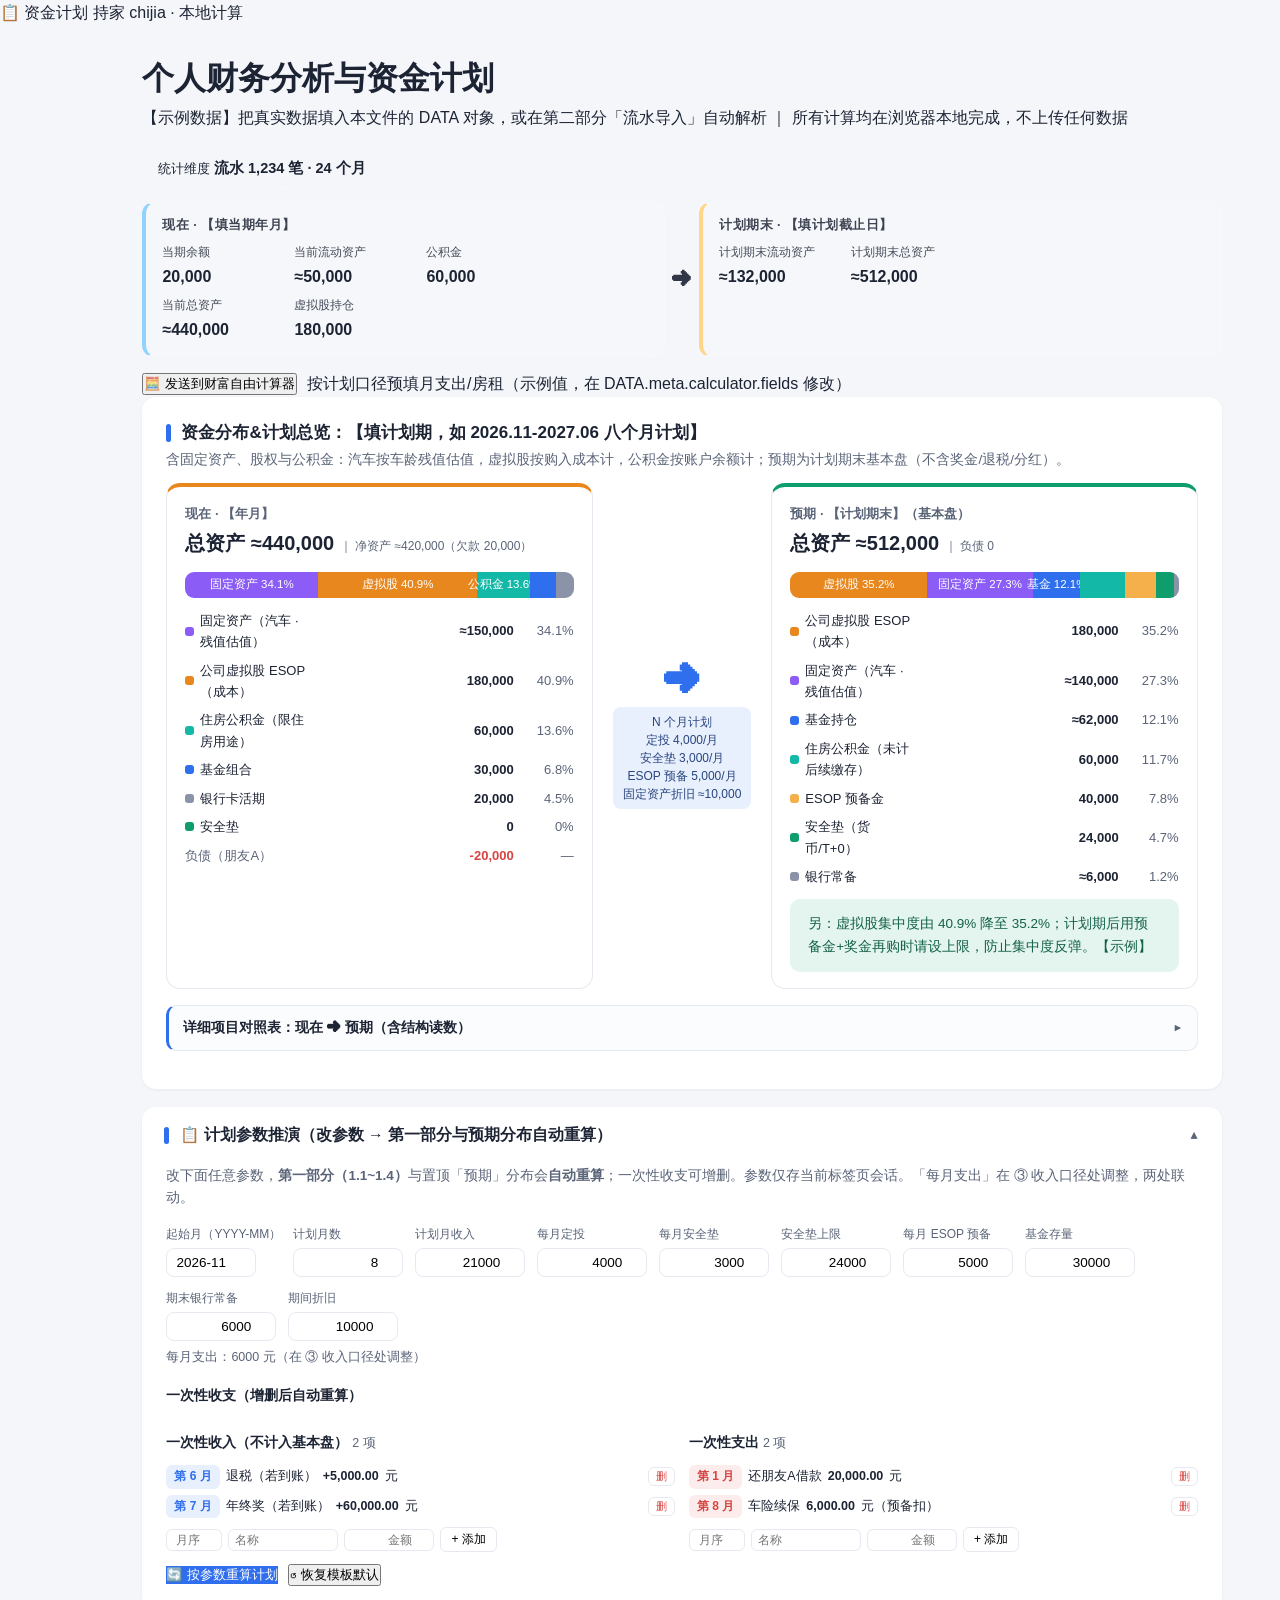
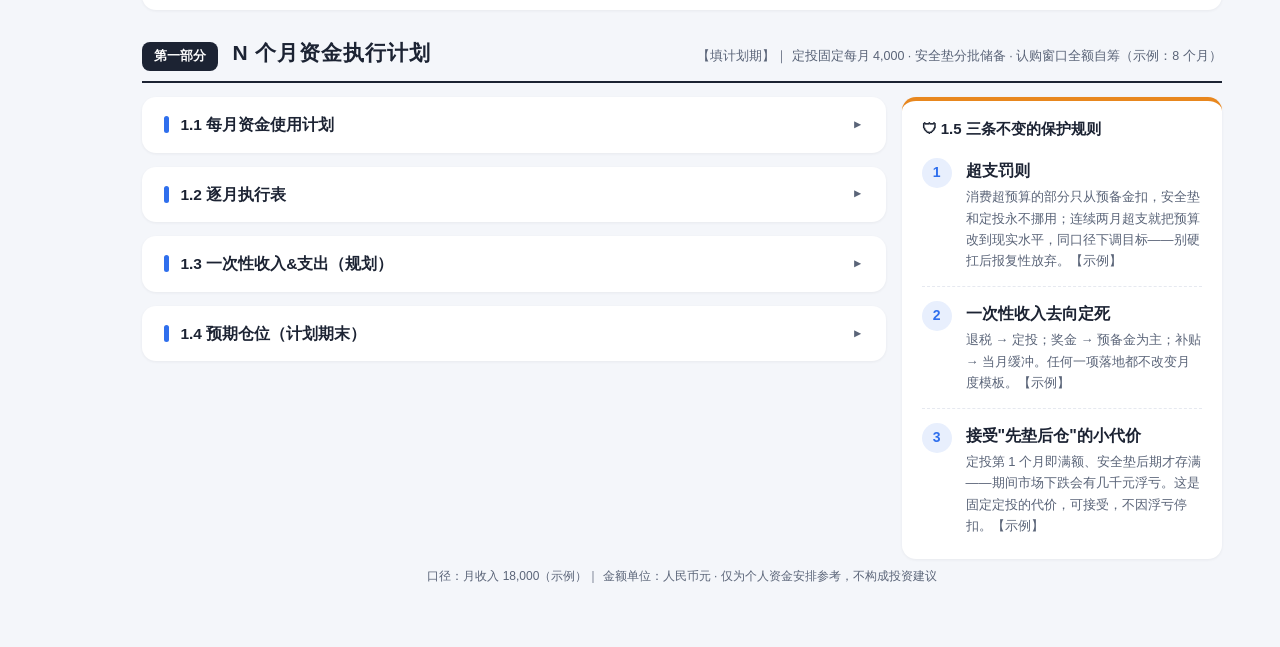
<file: plan.html>
<!DOCTYPE html>
<html lang="zh-CN">
<head>
<meta charset="UTF-8">
<meta name="viewport" content="width=device-width, initial-scale=1.0, viewport-fit=cover">
<script>
  var t = Date.now();
  document.write('<link rel="stylesheet" href="./app.css?v=' + t + '">');
  document.write('<script src="./data.js?v=' + t + '"><\/script>');
  document.write('<script src="./formats.js?v=' + t + '"><\/script>');
  document.write('<script src="./core.js?v=' + t + '"><\/script>');
</script>
<title>资金计划 · 持家 chijia</title>
</head>
<body class="app-mode">
<header class="top">
  <span class="logo">📋 资金计划</span>
  <span class="sub">持家 chijia · 本地计算</span>
</header>
<main class="content">
  <div id="heroBox"></div>
  <div id="overviewBox"></div>
  <div id="partsBox"></div>
  <footer id="footBox"></footer>
</main>
<script>window.PAGE_MODE = "plan";</script>
<script>
"use strict";
/* 启动：数据包覆盖 → 支出微调 → 计划参数恢复 → 流水恢复（统计维度同步） */
(function restoreSavedData(){
  try {
    const raw = sessionStorage.getItem("FRI_DATA_V1");
    if (!raw) return;
    const obj = JSON.parse(raw);
    if (obj && obj.data && obj.data.meta && Array.isArray(obj.data.parts)) Object.assign(DATA, obj.data);
  } catch(e){}
  try {
    const raw = sessionStorage.getItem("FRI_SPEND");
    if (raw !== null) {
      const v = JSON.parse(raw);
      if (isFinite(v) && v >= 0) DATA.meta.calculator.fields.spend = v;
    }
  } catch(e){}
})();
boot();
(function(){
  try {
    const raw = sessionStorage.getItem("FRI_PLAN");
    if (!raw) return;
    const p = JSON.parse(raw);
    if (p && p.months) applyPlan(p, false);
  } catch(e){}
})();
try {
  const raw = sessionStorage.getItem("FRI_TXNS_V1");
  if (raw) {
    const st = JSON.parse(raw);
    if (st.txns && st.txns.length) applyImport(st.txns, Object.assign({}, DATA.meta.importer, st.rules), false);
  }
} catch(e){}
/* 其他页面（设置/分析）改了共享数据 → 重载自己（同 Tab 的 iframe 共享 sessionStorage） */
window.addEventListener("storage", e => {
  if (["FRI_DATA_V1", "FRI_TXNS_V1", "FRI_PLAN", "FRI_SPEND"].includes(e.key)) location.reload();
});
/* APP 壳指令：打开参数面板 */
window.addEventListener("message", e => {
  if (!e.data || e.data.ffOpen !== "plan") return;
  const sec = document.getElementById("sec-plan");
  if (sec) { sec.open = true; sec.scrollIntoView({ behavior: "smooth", block: "start" }); }
});
window.addEventListener('beforeprint', () => document.querySelectorAll('details.sec, details.sub').forEach(x => x.open = true));
</script>
</body>
</html>
</file>
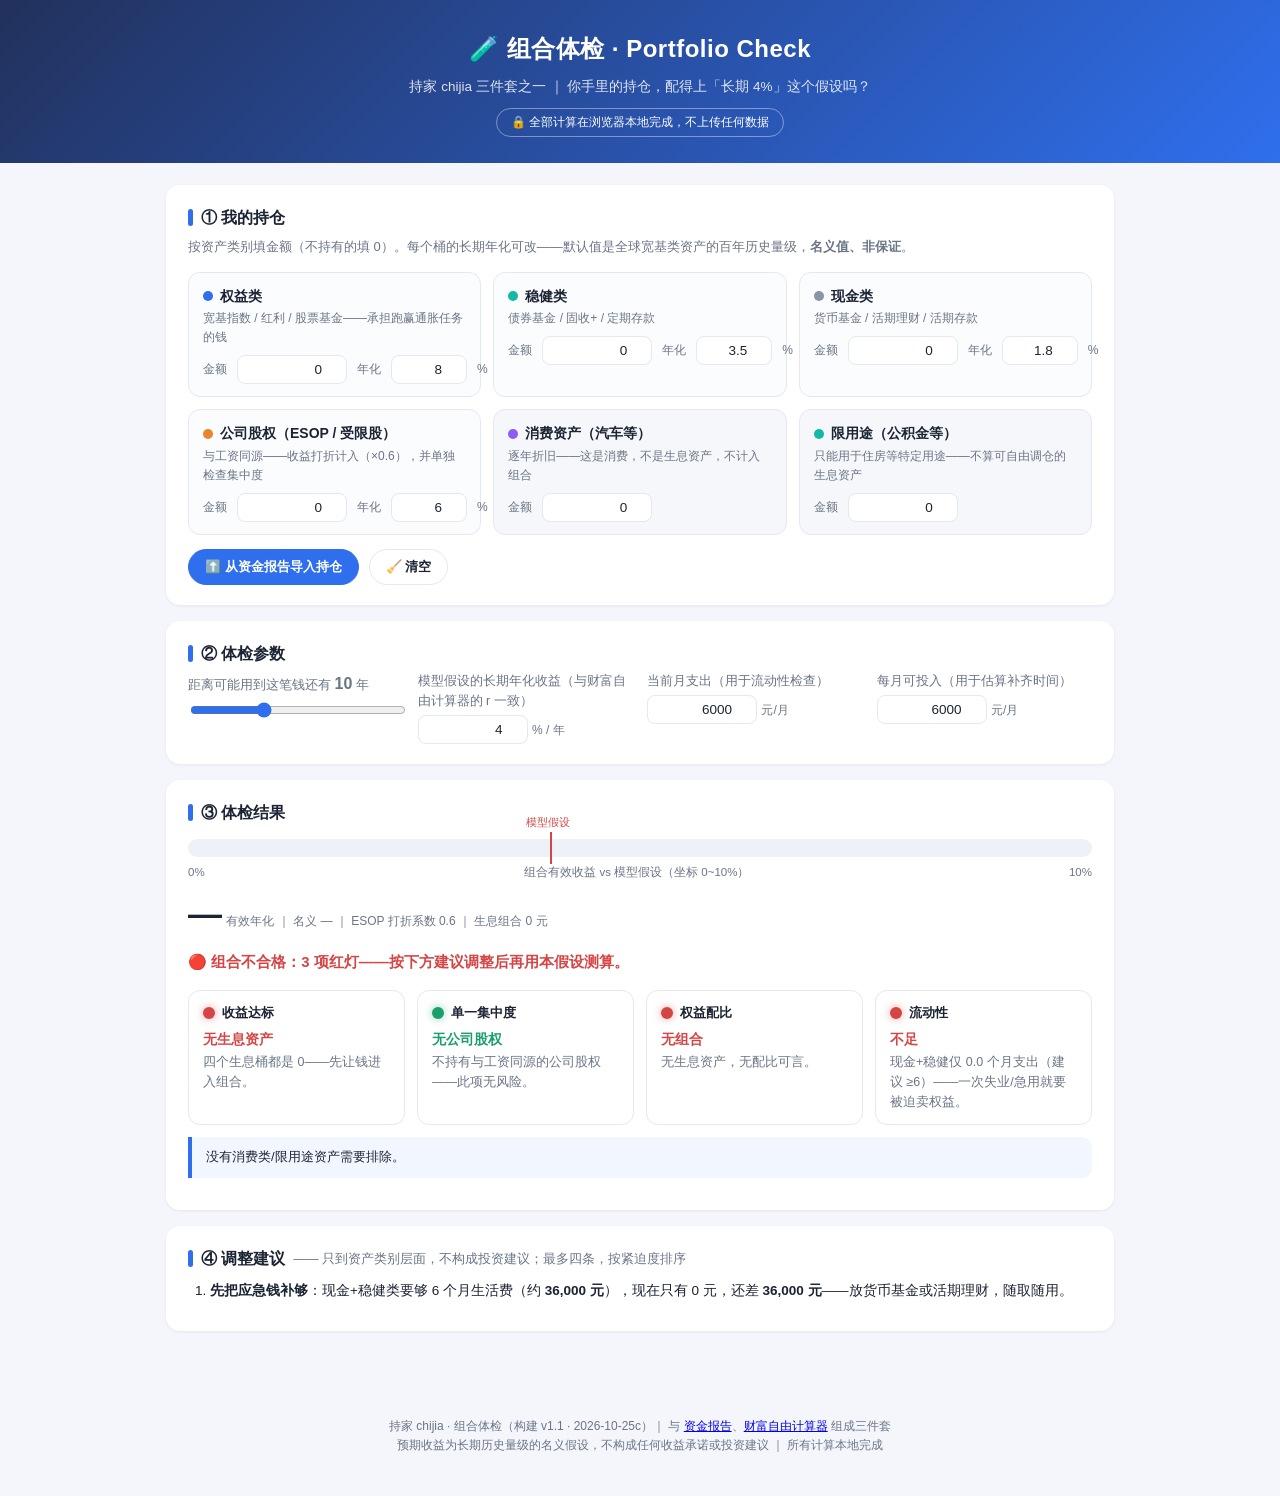
<file: portfolio.html>
<!DOCTYPE html>
<html lang="zh-CN">
<head>
<meta charset="UTF-8">
<meta name="viewport" content="width=device-width, initial-scale=1.0">
<title>组合体检 · Portfolio Check — 持家 chijia</title>
<style>
  :root{
    --bg:#f4f6fb; --card:#fff; --ink:#1c2333; --sub:#6b7486; --line:#e3e8f2;
    --blue:#2f6fed; --blue-soft:#eaf1ff; --green:#1a9e6c; --green-soft:#e6f6ef;
    --orange:#e8862e; --orange-soft:#fdf0df; --red:#d64545; --red-soft:#fdeaea;
    --gray:#8a93a8; --violet:#8b5cf6; --teal:#14b8a6;
  }
  *{box-sizing:border-box;}
  body{
    margin:0;background:var(--bg);color:var(--ink);
    font-family:-apple-system,"Segoe UI","Microsoft YaHei",sans-serif;
    line-height:1.6;
  }
  header{
    background:linear-gradient(135deg,#22315c 0%,#2f6fed 100%);
    color:#fff;padding:30px 22px 26px;text-align:center;
  }
  header h1{margin:0;font-size:24px;letter-spacing:.5px;}
  header p{margin:8px 0 0;opacity:.85;font-size:13.5px;}
  header .lock{display:inline-block;margin-top:10px;font-size:12px;border:1px solid rgba(255,255,255,.4);border-radius:999px;padding:4px 14px;}
  main{max-width:980px;margin:0 auto;padding:22px 16px 60px;}
  .card{
    background:var(--card);border-radius:14px;box-shadow:0 1px 3px rgba(28,35,51,.07);
    padding:20px 22px;margin-bottom:16px;
  }
  .card h2{font-size:16px;margin:0 0 4px;display:flex;align-items:center;gap:8px;}
  .card h2::before{content:"";width:5px;height:17px;border-radius:3px;background:var(--blue);display:inline-block;}
  .hint{font-weight:400;color:var(--sub);font-size:12.5px;}
  .desc{color:var(--sub);font-size:13px;margin:6px 0 14px;}
  .buckets{display:grid;grid-template-columns:repeat(auto-fit,minmax(280px,1fr));gap:12px;}
  .bucket{border:1px solid var(--line);border-radius:12px;padding:12px 14px;background:#fbfcfe;}
  .bucket.off{background:#f6f7fa;}
  .bucket .bname{font-weight:700;font-size:14px;display:flex;align-items:center;gap:7px;}
  .dot{width:10px;height:10px;border-radius:50%;display:inline-block;flex:none;}
  .bucket .bsub{font-size:12px;color:var(--sub);margin:2px 0 8px;}
  .bucket .brow{display:flex;gap:10px;align-items:center;}
  .bucket label{font-size:12px;color:var(--sub);flex:none;}
  input[type=number]{
    width:110px;border:1px solid var(--line);border-radius:8px;padding:6px 9px;
    font-size:13.5px;background:#fff;color:var(--ink);text-align:right;
  }
  input[type=number]:focus{outline:none;border-color:var(--blue);}
  .unit{font-size:12px;color:var(--sub);}
  .params{display:grid;grid-template-columns:repeat(auto-fit,minmax(210px,1fr));gap:14px;margin-top:4px;}
  .param label{display:block;font-size:12.5px;color:var(--sub);margin-bottom:4px;}
  .param input[type=range]{width:100%;accent-color:var(--blue);cursor:pointer;}
  .param .pv{font-size:16px;font-weight:800;}
  .lights{display:grid;grid-template-columns:repeat(auto-fit,minmax(200px,1fr));gap:12px;margin:16px 0 4px;}
  .light{border:1px solid var(--line);border-radius:12px;padding:12px 14px;}
  .light .lname{font-size:13px;font-weight:700;display:flex;align-items:center;gap:7px;}
  .bulb{width:12px;height:12px;border-radius:50%;flex:none;}
  .g{background:var(--green);box-shadow:0 0 8px rgba(26,158,108,.5);}
  .y{background:var(--orange);box-shadow:0 0 8px rgba(232,134,46,.5);}
  .r{background:var(--red);box-shadow:0 0 8px rgba(214,69,69,.5);}
  .light .lverdict{font-size:14px;font-weight:800;margin:4px 0 2px;}
  .light .ldetail{font-size:12.5px;color:var(--sub);}
  .rbar{margin:14px 0 4px;}
  .rbar .bar{position:relative;height:18px;background:#eef2f8;border-radius:99px;overflow:visible;}
  .rbar .fill{position:absolute;left:0;top:0;height:100%;border-radius:99px;background:linear-gradient(90deg,#5b8bf0,var(--blue));}
  .rbar .mark{position:absolute;top:-7px;width:2px;height:32px;background:var(--red);}
  .rbar .mark::after{content:"模型假设";position:absolute;top:-18px;left:-24px;font-size:11px;color:var(--red);white-space:nowrap;}
  .rbar .cap{display:flex;justify-content:space-between;font-size:11.5px;color:var(--sub);margin-top:6px;}
  .big{font-size:34px;font-weight:800;font-variant-numeric:tabular-nums;}
  .verdict-line{margin:10px 0 0;font-size:15px;font-weight:700;}
  ol.sugg{margin:8px 0 0;padding-left:22px;}
  ol.sugg li{margin-bottom:10px;font-size:13.5px;}
  .callout{border-left:4px solid var(--blue);background:#f2f7ff;border-radius:0 10px 10px 0;padding:10px 14px;font-size:13px;margin:12px 0;}
  .callout.warn{border-color:var(--orange);background:var(--orange-soft);}
  .btns{display:flex;gap:10px;flex-wrap:wrap;align-items:center;margin-top:14px;}
  .btn{
    border:1px solid var(--line);background:#fff;color:var(--ink);border-radius:999px;
    padding:8px 16px;font-size:13px;font-weight:700;cursor:pointer;
  }
  .btn.primary{background:var(--blue);color:#fff;border-color:var(--blue);}
  .btn:hover{filter:brightness(.97);}
  .status{font-size:12.5px;color:var(--sub);}
  footer{text-align:center;color:var(--sub);font-size:12px;padding:10px 16px 40px;}
  @media (max-width:640px){ .big{font-size:28px;} header{padding:24px 14px;} }
  /* ===== 深色模式（跟随系统）===== */
  @media (prefers-color-scheme: dark){
    :root{
      --ink:#e8ecf5; --sub:#9aa3b5; --line:#2a3242; --bg:#11151d; --card:#1a2130;
      --blue-soft:#1c2b45; --green-soft:#12301f; --orange-soft:#33270f; --red-soft:#331a19;
    }
    body{background:var(--bg);}
    .bucket{background:var(--card);}
    .bucket.off{background:#151b26;}
    input[type=number],input[type=text]{background:var(--card)!important;color:var(--ink)!important;border-color:var(--line)!important;}
    .btn{background:var(--card)!important;color:var(--ink)!important;}
    .rbar .bar{background:#252d3d;}
    .light{background:var(--card);}
    .card{background:var(--card);}
  }
</style>
</head>
<body>

<header>
  <h1>🧪 组合体检 · Portfolio Check</h1>
  <p>持家 chijia 三件套之一 ｜ 你手里的持仓，配得上「长期 4%」这个假设吗？</p>
  <span class="lock">🔒 全部计算在浏览器本地完成，不上传任何数据</span>
</header>

<main>

  <!-- ① 持仓 -->
  <section class="card">
    <h2>① 我的持仓</h2>
    <p class="desc">按资产类别填金额（不持有的填 0）。每个桶的长期年化可改——默认值是全球宽基类资产的百年历史量级，<b>名义值、非保证</b>。</p>
    <div class="buckets">
      <div class="bucket">
        <div class="bname"><span class="dot" style="background:var(--blue)"></span>权益类</div>
        <div class="bsub">宽基指数 / 红利 / 股票基金——承担跑赢通胀任务的钱</div>
        <div class="brow"><label>金额</label><input type="number" id="equity" value="0" min="0" step="1000"><label>年化</label><input type="number" id="equityR" value="8" min="0" max="20" step="0.5"><span class="unit">%</span></div>
      </div>
      <div class="bucket">
        <div class="bname"><span class="dot" style="background:var(--teal)"></span>稳健类</div>
        <div class="bsub">债券基金 / 固收+ / 定期存款</div>
        <div class="brow"><label>金额</label><input type="number" id="bond" value="0" min="0" step="1000"><label>年化</label><input type="number" id="bondR" value="3.5" min="0" max="15" step="0.5"><span class="unit">%</span></div>
      </div>
      <div class="bucket">
        <div class="bname"><span class="dot" style="background:var(--gray)"></span>现金类</div>
        <div class="bsub">货币基金 / 活期理财 / 活期存款</div>
        <div class="brow"><label>金额</label><input type="number" id="cash" value="0" min="0" step="1000"><label>年化</label><input type="number" id="cashR" value="1.8" min="0" max="10" step="0.1"><span class="unit">%</span></div>
      </div>
      <div class="bucket">
        <div class="bname"><span class="dot" style="background:var(--orange)"></span>公司股权（ESOP / 受限股）</div>
        <div class="bsub">与工资同源——收益打折计入（×0.6），并单独检查集中度</div>
        <div class="brow"><label>金额</label><input type="number" id="esop" value="0" min="0" step="1000"><label>年化</label><input type="number" id="esopR" value="6" min="0" max="20" step="0.5"><span class="unit">%</span></div>
      </div>
      <div class="bucket off">
        <div class="bname"><span class="dot" style="background:var(--violet)"></span>消费资产（汽车等）</div>
        <div class="bsub">逐年折旧——这是消费，不是生息资产，不计入组合</div>
        <div class="brow"><label>金额</label><input type="number" id="consumer" value="0" min="0" step="1000"></div>
      </div>
      <div class="bucket off">
        <div class="bname"><span class="dot" style="background:#14b8a6"></span>限用途（公积金等）</div>
        <div class="bsub">只能用于住房等特定用途——不算可自由调仓的生息资产</div>
        <div class="brow"><label>金额</label><input type="number" id="restricted" value="0" min="0" step="1000"></div>
      </div>
    </div>
    <div class="btns">
      <button class="btn primary" id="fromReport">⬆️ 从资金报告导入持仓</button>
      <button class="btn" id="clearAll">🧹 清空</button>
      <span class="status" id="srcStatus"></span>
    </div>
  </section>

  <!-- ② 参数 -->
  <section class="card">
    <h2>② 体检参数</h2>
    <div class="params">
      <div class="param">
        <label>距离可能用到这笔钱还有 <span class="pv" id="yearsV">10</span> 年</label>
        <input type="range" id="years" min="0" max="30" step="1" value="10">
      </div>
      <div class="param">
        <label>模型假设的长期年化收益（与财富自由计算器的 r 一致）</label>
        <input type="number" id="modelR" value="4" min="0" max="15" step="0.1"> <span class="unit">% / 年</span>
      </div>
      <div class="param">
        <label>当前月支出（用于流动性检查）</label>
        <input type="number" id="monthlyExpense" value="6000" min="0" step="500"> <span class="unit">元/月</span>
      </div>
      <div class="param">
        <label>每月可投入（用于估算补齐时间）</label>
        <input type="number" id="monthlyInvest" value="6000" min="0" step="500"> <span class="unit">元/月</span>
      </div>
    </div>
  </section>

  <!-- ③ 结果 -->
  <section class="card">
    <h2>③ 体检结果</h2>
    <div class="rbar">
      <div class="bar"><div class="fill" id="rFill"></div><div class="mark" id="rMark"></div></div>
      <div class="cap"><span>0%</span><span>组合有效收益 vs 模型假设（坐标 0~10%）</span><span>10%</span></div>
    </div>
    <div>
      <span class="big" id="rEffBig">—</span>
      <span class="unit">有效年化 ｜ </span>
      <span class="unit" id="rNominalLine">名义 — ｜ ESOP 打折系数 0.6</span>
    </div>
    <div class="verdict-line" id="verdictLine">—</div>
    <div class="lights">
      <div class="light"><div class="lname"><span class="bulb" id="l1b"></span>收益达标</div><div class="lverdict" id="l1v">—</div><div class="ldetail" id="l1d">—</div></div>
      <div class="light"><div class="lname"><span class="bulb" id="l2b"></span>单一集中度</div><div class="lverdict" id="l2v">—</div><div class="ldetail" id="l2d">—</div></div>
      <div class="light"><div class="lname"><span class="bulb" id="l3b"></span>权益配比</div><div class="lverdict" id="l3v">—</div><div class="ldetail" id="l3d">—</div></div>
      <div class="light"><div class="lname"><span class="bulb" id="l4b"></span>流动性</div><div class="lverdict" id="l4v">—</div><div class="ldetail" id="l4d">—</div></div>
    </div>
    <div class="callout" id="exclLine">—</div>
  </section>

  <!-- ④ 建议 -->
  <section class="card">
    <h2>④ 调整建议 <span class="hint">—— 只到资产类别层面，不构成投资建议；最多四条，按紧迫度排序</span></h2>
    <ol class="sugg" id="suggList"><li>填入持仓后自动生成。</li></ol>
  </section>

</main>

<footer>
  持家 chijia · 组合体检（构建 v1.1 · 2026-10-25c）｜ 与 <a href="report.html">资金报告</a>、<a href="calculator.html">财富自由计算器</a> 组成三件套<br>
  预期收益为长期历史量级的名义假设，不构成任何收益承诺或投资建议 ｜ 所有计算本地完成
</footer>

<script>
"use strict";
const $ = id => document.getElementById(id);
const num = id => { const v = parseFloat($(id).value); return isFinite(v) ? v : 0; };
const fmt = (n, dec) => n.toLocaleString("en-US", { minimumFractionDigits: dec === undefined ? 0 : dec, maximumFractionDigits: dec === undefined ? 0 : dec });

const BUCKETS = [
  { key: "equity",     label: "权益类",   color: "var(--blue)" },
  { key: "bond",       label: "稳健类",   color: "var(--teal)" },
  { key: "cash",       label: "现金类",   color: "var(--gray)" },
  { key: "esop",       label: "公司股权", color: "var(--orange)" },
  { key: "consumer",   label: "消费资产", color: "var(--violet)" },
  { key: "restricted", label: "限用途",   color: "#14b8a6" }
];

function readState(){
  const v = {};
  BUCKETS.forEach(b => v[b.key] = Math.max(0, num(b.key)));
  v.equityR = num("equityR"); v.bondR = num("bondR"); v.cashR = num("cashR"); v.esopR = num("esopR");
  v.years = num("years"); v.modelR = num("modelR");
  v.monthlyExpense = Math.max(0, num("monthlyExpense")); v.monthlyInvest = Math.max(0, num("monthlyInvest"));
  return v;
}

/* 核心计算 */
function compute(s){
  const income = s.equity + s.bond + s.cash + s.esop;           // 生息组合
  const rNominal = income > 0
    ? (s.equity * s.equityR + s.bond * s.bondR + s.cash * s.cashR + s.esop * s.esopR) / income / 100
    : null;
  const rEff = income > 0
    ? (s.equity * s.equityR + s.bond * s.bondR + s.cash * s.cashR + s.esop * s.esopR * 0.6) / income / 100
    : null;                                                       // ESOP 收益 ×0.6：与工资同源，打折计
  const esopShare = income > 0 ? s.esop / income : 0;
  const equityShare = income > 0 ? (s.equity + s.esop) / income : 0;
  const liq = s.bond + s.cash;
  const liqMonths = s.monthlyExpense > 0 ? liq / s.monthlyExpense : null;
  /* 距提取年数 → 目标权益区间 */
  let band;
  if (s.years > 15) band = [70, 90];
  else if (s.years > 10) band = [50, 70];
  else if (s.years > 5) band = [30, 50];
  else band = [20, 40];
  return { income, rNominal, rEff, esopShare, equityShare, liq, liqMonths, band };
}

function setLight(idx, level, verdict, detail){
  const b = $("l" + idx + "b"), v = $("l" + idx + "v"), dd = $("l" + idx + "d");
  b.className = "bulb " + level;
  v.textContent = verdict; dd.textContent = detail;
  v.style.color = level === "g" ? "var(--green)" : level === "y" ? "var(--orange)" : level === "r" ? "var(--red)" : "var(--sub)";
}

function recalc(){
  const s = readState();
  const c = compute(s);
  const pct = x => (x * 100).toFixed(1) + "%";
  $("yearsV").textContent = s.years;   /* 滑杆数字实时跟随，否则拖动像没反应 */

  /* 收益对比条：0~10% 坐标 */
  const scale = v => Math.max(0, Math.min(100, v / 10 * 100));
  $("rFill").style.width = (c.rEff === null ? 0 : scale(c.rEff * 100)) + "%";
  $("rMark").style.left = scale(s.modelR) + "%";
  $("rEffBig").textContent = c.rEff === null ? "—" : (c.rEff * 100).toFixed(2) + "%";
  $("rNominalLine").textContent = "名义 " + (c.rNominal === null ? "—" : (c.rNominal * 100).toFixed(2) + "%") +
    " ｜ ESOP 打折系数 0.6 ｜ 生息组合 " + fmt(c.income) + " 元";

  /* 灯 1：收益达标 */
  if (c.rEff === null) setLight(1, "r", "无生息资产", "四个生息桶都是 0——先让钱进入组合。");
  else {
    const mr = s.modelR / 100;
    const rLabel = s.modelR.toFixed(1) + "%";
    const diff = (c.rEff - mr) * 100;
    if (diff >= 0) setLight(1, "g", "达标", "有效收益 " + pct(c.rEff) + " ≥ 模型假设 " + rLabel + "，组合撑得起这个假设。");
    else if (diff >= -1) setLight(1, "y", "勉强", "有效收益比模型假设 " + rLabel + " 低 " + Math.abs(diff).toFixed(2) + "pp——缺口不大，调仓或微调假设二选一。");
    else setLight(1, "r", "不达标", "有效收益 " + pct(c.rEff) + " < 模型假设 " + rLabel + "：按 " + rLabel + " 测算的本金需求被低估了。");
  }
  /* 灯 2：集中度 */
  if (s.esop === 0) setLight(2, "g", "无公司股权", "不持有与工资同源的公司股权——此项无风险。");
  else if (c.esopShare <= 0.2) setLight(2, "g", "健康", "公司股权占生息组合 " + pct(c.esopShare) + "（上限 20%）。");
  else if (c.esopShare <= 0.4) setLight(2, "y", "偏高", "公司股权占生息组合 " + pct(c.esopShare) + "（上限 20%）——收入与股权同源，回撤会同时打击两头。");
  else setLight(2, "r", "过度集中", "公司股权占生息组合 " + pct(c.esopShare) + "（上限 20%）——相当于把身家和职业都押在同一雇主。");
  /* 灯 3：权益配比 */
  if (c.income === 0) setLight(3, "r", "无组合", "无生息资产，无配比可言。");
  else {
    const lo = c.band[0], hi = c.band[1], share = c.equityShare * 100;
    if (share >= lo && share <= hi) setLight(3, "g", "在目标区间", "权益占比 " + pct(c.equityShare) + "，目标 " + lo + "~" + hi + "%（距提取 " + s.years + " 年）。");
    else {
      const off = share < lo ? (lo - share) : (share - hi);
      const level = off <= 10 ? "y" : "r";
      const dir = share < lo ? "低于" : "高于";
      setLight(3, level, dir + "目标区间", "权益占比 " + pct(c.equityShare) + "，目标 " + lo + "~" + hi + "%（距提取 " + s.years + " 年），偏离 " + off.toFixed(0) + "pp。");
    }
  }
  /* 灯 4：流动性 */
  if (s.monthlyExpense === 0) setLight(4, "y", "未评估", "填写月支出后检查（现金+稳健 应 ≥ 6 个月支出）。");
  else if (c.liqMonths >= 6) setLight(4, "g", "充足", "现金+稳健 = " + fmt(c.liq) + "，约 " + c.liqMonths.toFixed(1) + " 个月支出（≥6）。");
  else if (c.liqMonths >= 3) setLight(4, "y", "偏薄", "现金+稳健约 " + c.liqMonths.toFixed(1) + " 个月支出（建议 ≥6）。");
  else setLight(4, "r", "不足", "现金+稳健仅 " + c.liqMonths.toFixed(1) + " 个月支出（建议 ≥6）——一次失业/急用就要被迫卖权益。");

  /* 结论行 */
  const levels = [document.getElementById("l1b").className.slice(-1), document.getElementById("l2b").className.slice(-1),
                  document.getElementById("l3b").className.slice(-1), document.getElementById("l4b").className.slice(-1)];
  const reds = levels.filter(x => x === "r").length, yellows = levels.filter(x => x === "y").length;
  let verdict, color;
  if (reds === 0 && yellows === 0) { verdict = "✅ 组合合格：四个维度全部达标，撑得起模型假设。"; color = "var(--green)"; }
  else if (reds === 0) { verdict = "🟡 大体合格，" + yellows + " 处值得优化（见下方建议）。"; color = "var(--orange)"; }
  else { verdict = "🔴 组合不合格：" + reds + " 项红灯" + (yellows ? "、" + yellows + " 项黄灯" : "") + "——按下方建议调整后再用本假设测算。"; color = "var(--red)"; }
  $("verdictLine").textContent = verdict;
  $("verdictLine").style.color = color;

  /* 专项说明 */
  const others = [];
  if (s.consumer > 0) others.push("消费资产 " + fmt(s.consumer) + " 元（折旧中，不计入组合）");
  if (s.restricted > 0) others.push("限用途资产 " + fmt(s.restricted) + " 元（公积金等，不可自由调仓）");
  $("exclLine").innerHTML = others.length
    ? "<b>不计入组合：</b>" + others.join("；") + "。它们影响总资产观感，但不产生可自由使用的 4%。"
    : "没有消费类/限用途资产需要排除。";

  /* 建议：大白话 + 具体动作，红→黄排序，最多 4 条 */
  const sug = [];
  if (c.esopShare > 0.2) {
    const cap = 0.2 * c.income, excess = s.esop - cap;
    sug.push({ lv: c.esopShare > 0.4 ? 0 : 1, t: '<b>公司股份（ESOP）建议停止配置</b>：现在占生息组合 ' + pct(c.esopShare) + '（安全线 20%），多出约 <b>' + fmt(excess) + ' 元</b>。具体做法：今年的认购不再买；ESOP 分红和奖金到账后，直接买入指数基金，不再回填 ESOP。' });
  }
  if (s.monthlyExpense > 0 && c.liqMonths < 6) {
    const gap = 6 * s.monthlyExpense - c.liq;
    sug.push({ lv: c.liqMonths < 3 ? 0 : 1, t: (c.liqMonths < 3 ? '<b>先把应急钱补够</b>' : '建议补应急钱') + '：现金+稳健类要够 6 个月生活费（约 <b>' + fmt(6 * s.monthlyExpense) + ' 元</b>），现在只有 ' + fmt(c.liq) + ' 元，还差 <b>' + fmt(gap) + ' 元</b>——放货币基金或活期理财，随取随用。' });
  }
  if (c.income > 0) {
    const lo = c.band[0], hi = c.band[1], share = c.equityShare * 100;
    if (share < lo) {
      const gap = lo / 100 * c.income - (s.equity + s.esop);
      const months = s.monthlyInvest > 0 ? Math.ceil(gap / s.monthlyInvest) : null;
      sug.push({ lv: off_level(share, c.band), t: (off_level(share, c.band) === 0 ? '<b>权益类严重不足，建议多配置指数基金</b>' : '建议多配置宽基指数基金') + '（沪深300、中证红利这一类）：距离目标下限还差约 <b>' + fmt(gap) + ' 元</b>' + (months ? '。按每月投 ' + fmt(s.monthlyInvest) + ' 元，大约 <b>' + months + ' 个月</b>补齐。' : '。') });
    } else if (share > hi) {
      const excess = (s.equity + s.esop) - hi / 100 * c.income;
      sug.push({ lv: off_level(share, c.band), t: '<b>权益类建议暂停配置</b>（指数基金 + 公司股份合计超出目标上限约 <b>' + fmt(excess) + ' 元</b>）：定投先停，新钱转放货币基金。' });
    }
  }
  if (c.rEff !== null && c.rEff < s.modelR / 100) {
    sug.push({ lv: (s.modelR / 100 - c.rEff) * 100 > 1 ? 0 : 1, t: '<b>这套组合撑不起 ' + s.modelR.toFixed(1) + '% 的假设</b>：有效收益只有 ' + pct(c.rEff) + '。二选一：按上面调整持仓；或把财富自由计算器里的「收益率 r」改成 <b>' + (c.rEff * 100).toFixed(1) + '%</b>，重新算需要多少本金。' });
  }
  sug.sort((a, b) => a.lv - b.lv);
  const list = $("suggList");
  list.innerHTML = "";
  if (!sug.length) list.innerHTML = "<li>✅ 没有需要调整的——四个维度全部合格。保持纪律即可。</li>";
  else sug.slice(0, 4).forEach(x => { const li = document["createElement"]("li"); li.innerHTML = x.t; list.appendChild(li); });

  /* 记住持仓与参数（存本浏览器；「清空」或重置会一并删除） */
  try { localStorage.setItem("FRI_PF_HOLDINGS", JSON.stringify(s)); } catch(e){}

  function off_level(share, band){ const off = share < band[0] ? band[0] - share : share - band[1]; return off > 10 ? 0 : 1; }
}

/* 从资金报告导入：读取 FFC_PREFILL.portfolio（report.html 发送按钮自动携带） */
function tryPrefill(silent){
  let pre = null;
  try { pre = JSON.parse(localStorage.getItem("FFC_PREFILL") || "null"); } catch(e){}
  if (!pre || !pre.portfolio) { if (!silent) alert("没有找到报告持仓数据。\n\n请先打开 report.html → 点「🧮 发送到财富自由计算器」（它会同时携带持仓映射，30 分钟内有效），再回到本页导入。"); return false; }
  const p = pre.portfolio;
  const map = { equity: "equity", bond: "bond", cash: "cash", esop: "esop", consumer: "consumer", restricted: "restricted" };
  Object.entries(map).forEach(([k, id]) => { if (isFinite(p[k])) $(id).value = Math.max(0, p[k]); });
  if (isFinite(p.monthlyExpense) && p.monthlyExpense > 0) $("monthlyExpense").value = p.monthlyExpense;
  $("srcStatus").textContent = "已从《" + (pre.label || "资金报告") + "》导入持仓";
  recalc();
  return true;
}

$("fromReport").addEventListener("click", () => tryPrefill(false));
$("clearAll").addEventListener("click", () => {
  BUCKETS.forEach(b => $(b.key).value = 0);
  try { localStorage.removeItem("FRI_PF_HOLDINGS"); } catch(e){}
  $("srcStatus").textContent = "已清空（记忆已删除）";
  recalc();
});
["equity","bond","cash","esop","consumer","restricted","equityR","bondR","cashR","esopR","years","modelR","monthlyExpense","monthlyInvest"]
  .forEach(id => $(id).addEventListener("input", recalc));

/* 启动：先恢复上次记忆的持仓与参数，再让报告预填（若有）覆盖桶金额，最后计算 */
(function restoreHoldings(){
  try {
    const raw = localStorage.getItem("FRI_PF_HOLDINGS");
    if (!raw) return;
    const sv = JSON.parse(raw);
    BUCKETS.forEach(b => { if (isFinite(sv[b.key])) $(b.key).value = sv[b.key]; });
    [["equityR","equityR"],["bondR","bondR"],["cashR","cashR"],["esopR","esopR"],["years","years"],["modelR","modelR"],["monthlyExpense","monthlyExpense"],["monthlyInvest","monthlyInvest"]]
      .forEach(([k]) => { if (isFinite(sv[k])) $(k).value = sv[k]; });
    $("srcStatus").textContent = "已恢复上次输入（存本浏览器，「🧹 清空」可删除）";
  } catch(e){}
})();
tryPrefill(true);
recalc();
</script>
</body>
</html>
</file>
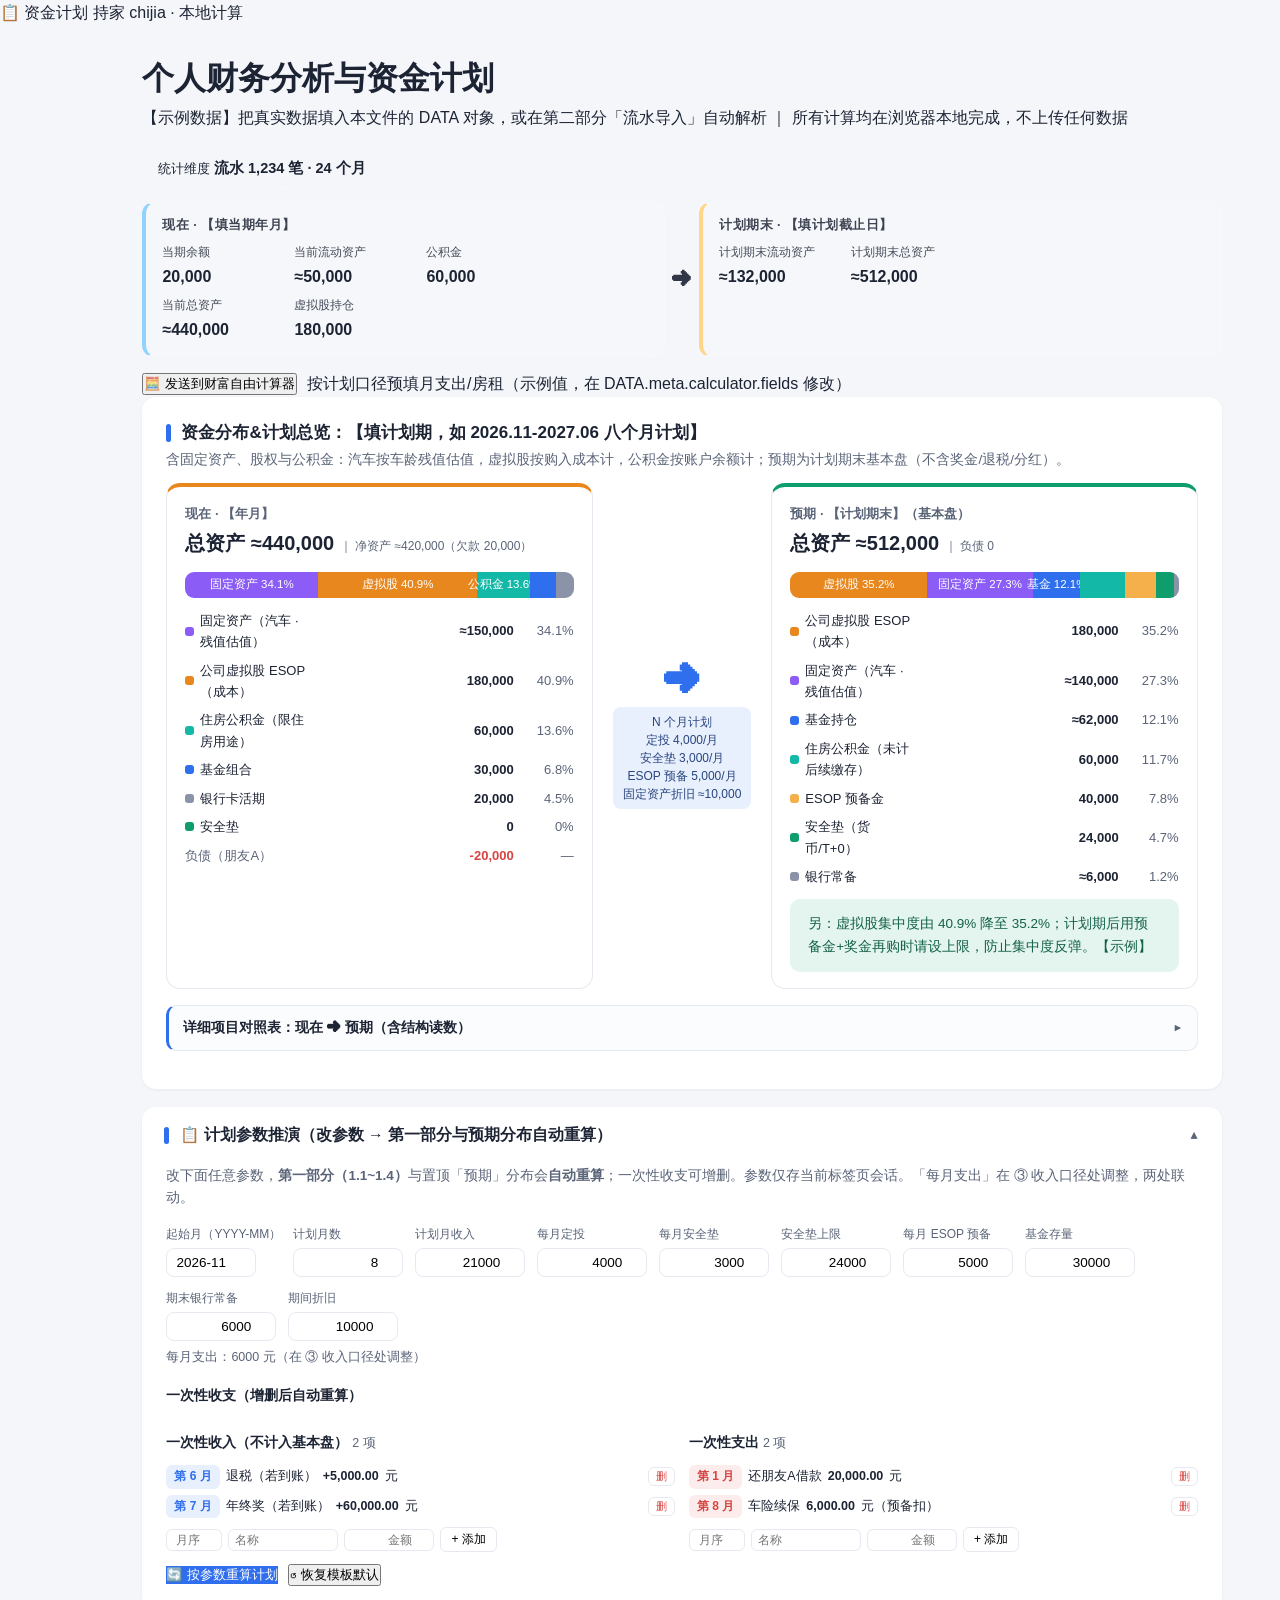
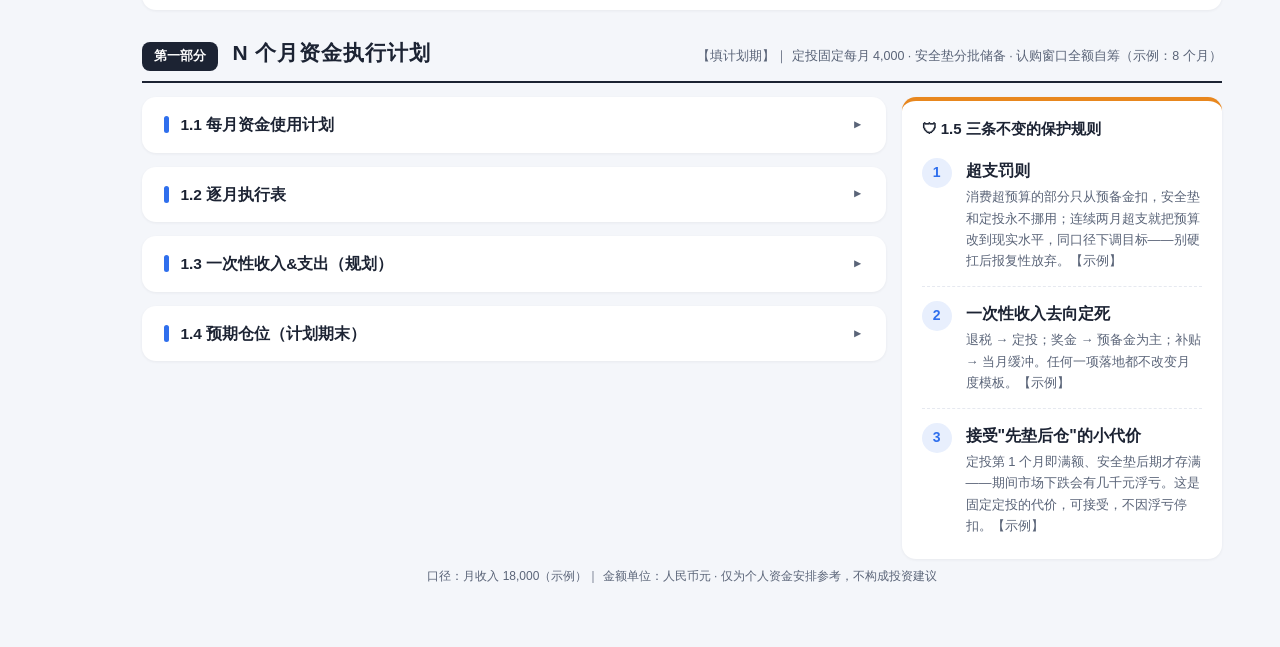
<file: report.html>
<!DOCTYPE html>
<html lang="zh-CN"><head><meta charset="UTF-8">
<meta http-equiv="refresh" content="0; url=./plan.html">
<title>持家 chijia</title></head>
<body style="font-family:sans-serif;background:#f4f6fa;text-align:center;padding-top:40vh">
资金计划已迁移至 <a href="./plan.html">plan.html</a>（<a href="./index.html">返回首页</a>）
</body></html>
</file>
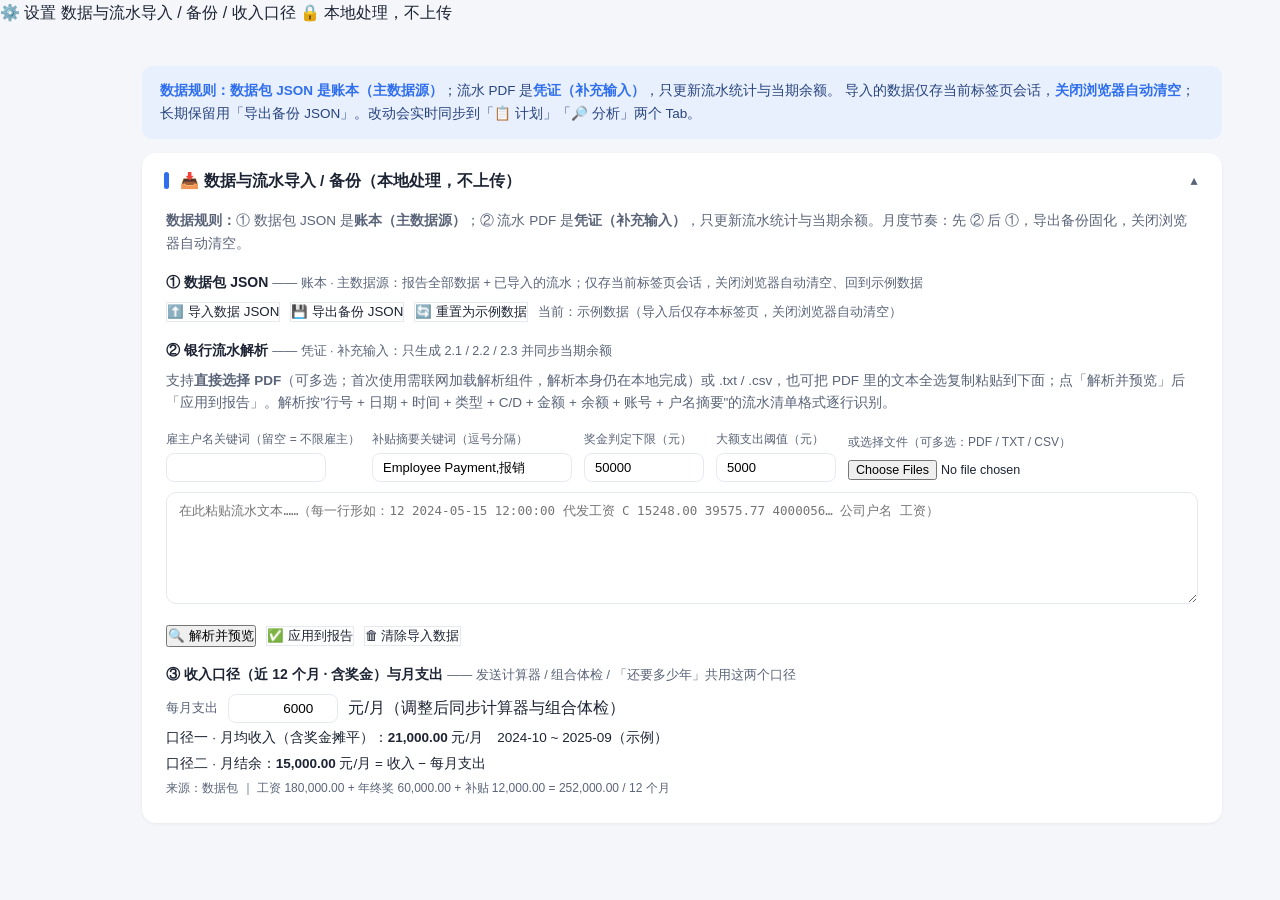
<file: settings.html>
<!DOCTYPE html>
<html lang="zh-CN">
<head>
<meta charset="UTF-8">
<meta name="viewport" content="width=device-width, initial-scale=1.0, viewport-fit=cover">
<script>
  var t = Date.now();
  document.write('<link rel="stylesheet" href="./app.css?v=' + t + '">');
  document.write('<script src="./data.js?v=' + t + '"><\/script>');
  document.write('<script src="./formats.js?v=' + t + '"><\/script>');
  document.write('<script src="./core.js?v=' + t + '"><\/script>');
</script>
<title>设置 · 持家 chijia</title>
</head>
<body class="app-mode">
<header class="top">
  <span class="logo">⚙️ 设置</span>
  <span class="sub">数据与流水导入 / 备份 / 收入口径</span>
  <span class="spacer"></span>
  <span class="lock">🔒 本地处理，不上传</span>
</header>
<main class="content">
  <div class="callout" style="margin-bottom:14px;">
    <b>数据规则：</b><b>数据包 JSON 是账本（主数据源）</b>；流水 PDF 是<b>凭证（补充输入）</b>，只更新流水统计与当期余额。
    导入的数据仅存当前标签页会话，<b>关闭浏览器自动清空</b>；长期保留用「导出备份 JSON」。改动会实时同步到「📋 计划」「🔎 分析」两个 Tab。
  </div>
  <div id="host"></div>
</main>
<script>window.PAGE_MODE = "settings";</script>
<script>
"use strict";
function buildImporter(){
  const d = el("details", "sec"); d.id = "sec-import"; d.open = true;
  d.appendChild(el("summary", "", "📥 数据与流水导入 / 备份（本地处理，不上传）<span class=\"chev\">▼</span>"));
  const body = el("div", "sec-body");
  const imp = DATA.meta.importer;
  body.appendChild(el("p", "sec-sub", '<b>数据规则：</b>① 数据包 JSON 是<b>账本（主数据源）</b>；② 流水 PDF 是<b>凭证（补充输入）</b>，只更新流水统计与当期余额。月度节奏：先 ② 后 ①，导出备份固化，关闭浏览器自动清空。'));

  /* ① 数据包 JSON：导入 / 导出 / 重置（会话级保存，关闭标签页即清空） */
  body.appendChild(el("h4", "", '① 数据包 JSON <span class="hint">—— 账本 · 主数据源：报告全部数据 + 已导入的流水；仅存当前标签页会话，关闭浏览器自动清空、回到示例数据</span>'));
  const dataRow = el("div", "");
  dataRow.style.cssText = "display:flex;gap:10px;flex-wrap:wrap;align-items:center;margin:6px 0 4px;";
  const mkBtn2 = (label) => { const b = el("button", "ffc-btn", label); b.style.cssText = "background:#fff;color:var(--ink);border:1px solid var(--line);box-shadow:none;"; return b; };
  const dataFile = el("input"); dataFile.type = "file"; dataFile.accept = ".json,application/json"; dataFile.style.display = "none";
  const impDataBtn = mkBtn2("⬆️ 导入数据 JSON");
  const expDataBtn = mkBtn2("💾 导出备份 JSON");
  const resetBtn = mkBtn2("🔄 重置为示例数据");
  const dataStatus = el("span", "", ""); dataStatus.id = "dataStatus";
  dataStatus.style.cssText = "font-size:12.5px;color:var(--sub);";
  dataRow.appendChild(impDataBtn); dataRow.appendChild(expDataBtn); dataRow.appendChild(resetBtn); dataRow.appendChild(dataFile); dataRow.appendChild(dataStatus);
  body.appendChild(dataRow);

  /* ② 银行流水解析 */
  body.appendChild(el("h4", "", '② 银行流水解析 <span class="hint">—— 凭证 · 补充输入：只生成 2.1 / 2.2 / 2.3 并同步当期余额</span>'));
  body.appendChild(el("p", "sec-sub", '支持<b>直接选择 PDF</b>（可多选；首次使用需联网加载解析组件，解析本身仍在本地完成）或 .txt / .csv，也可把 PDF 里的文本全选复制粘贴到下面；点「解析并预览」后「应用到报告」。解析按"行号 + 日期 + 时间 + 类型 + C/D + 金额 + 余额 + 账号 + 户名摘要"的流水清单格式逐行识别。'));
  const grid = el("div", "");
  grid.style.cssText = "display:flex;flex-wrap:wrap;gap:12px;align-items:flex-end;margin-bottom:10px;";
  const field = (label, id, val, type, w) => {
    const dv = el("div", "");
    dv.appendChild(el("label", "", label)).style.cssText = "display:block;font-size:12px;color:var(--sub);margin-bottom:3px;";
    const inp = el("input", "", ""); inp.id = id; inp.type = type || "text"; inp.value = val;
    inp.style.cssText = `border:1px solid var(--line);border-radius:8px;padding:6px 10px;font-size:13px;width:${w || 150}px;background:#fff;`;
    dv.appendChild(inp); return dv;
  };
  grid.appendChild(field("雇主户名关键词（留空 = 不限雇主）", "impEmployer", imp.employer, "text", 160));
  grid.appendChild(field("补贴摘要关键词（逗号分隔）", "impSubsidy", imp.subsidyKeywords.join(","), "text", 200));
  grid.appendChild(field("奖金判定下限（元）", "impBonus", imp.bonusMin, "number", 120));
  grid.appendChild(field("大额支出阈值（元）", "impBig", imp.bigExpenseMin, "number", 120));
  const file = el("input", "", ""); file.type = "file"; file.accept = ".pdf,.txt,.csv,text/plain"; file.multiple = true;
  file.style.cssText = "font-size:12.5px;";
  const wrapFile = el("div", "");
  wrapFile.appendChild(el("label", "", "或选择文件（可多选：PDF / TXT / CSV）")).style.cssText = "display:block;font-size:12px;color:var(--sub);margin-bottom:3px;";
  wrapFile.appendChild(file);
  grid.appendChild(wrapFile);
  body.appendChild(grid);
  const ta = el("textarea", "", "");
  ta.id = "impText"; ta.rows = 6; ta.placeholder = "在此粘贴流水文本……（每一行形如：12 2024-05-15 12:00:00 代发工资 C 15248.00 39575.77 4000056… 公司户名 工资）";
  ta.style.cssText = "width:100%;box-sizing:border-box;border:1px solid var(--line);border-radius:10px;padding:10px 12px;font-size:12.5px;font-family:Consolas,monospace;resize:vertical;";
  body.appendChild(ta);
  const btns = el("div", "");
  btns.style.cssText = "display:flex;gap:10px;margin:12px 0;flex-wrap:wrap;align-items:center;";
  const mkBtn = (id, label, primary) => { const b = el("button", "ffc-btn", label); b.id = id; b.style.cssText = primary ? "" : "background:#fff;color:var(--ink);border:1px solid var(--line);box-shadow:none;"; return b; };
  btns.appendChild(mkBtn("impParse", "🔍 解析并预览", true));
  btns.appendChild(mkBtn("impApply", "✅ 应用到报告", false));
  btns.appendChild(mkBtn("impClear", "🗑 清除导入数据", false));
  const status = el("span", "", ""); status.id = "impStatus";
  status.style.cssText = "font-size:13px;color:var(--sub);";
  btns.appendChild(status);
  body.appendChild(btns);
  const prev = el("div", "", ""); prev.id = "impPreview";
  body.appendChild(prev);

  /* ③ 收入口径（近 12 个月 · 含奖金）与可调月支出 */
  body.appendChild(el("h4", "", '③ 收入口径（近 12 个月 · 含奖金）与月支出 <span class="hint">—— 发送计算器 / 组合体检 / 「还要多少年」共用这两个口径</span>'));
  const incRow = el("div", "");
  incRow.style.cssText = "display:flex;gap:10px;flex-wrap:wrap;align-items:center;margin:6px 0 4px;";
  incRow.appendChild(el("label", "", "每月支出")).style.cssText = "font-size:12.5px;color:var(--sub);flex:none;";
  const spendAdj = el("input", "", ""); spendAdj.id = "spendAdj"; spendAdj.type = "number"; spendAdj.min = 0; spendAdj.step = 100;
  spendAdj.style.cssText = "width:110px;border:1px solid var(--line);border-radius:8px;padding:6px 9px;font-size:13.5px;text-align:right;background:#fff;";
  incRow.appendChild(spendAdj);
  incRow.appendChild(el("span", "unit", "元/月（调整后同步计算器与组合体检）"));
  body.appendChild(incRow);
  const incC1 = el("div", "", ""); incC1.id = "incC1"; incC1.style.cssText = "font-size:13.5px;margin:4px 0;";
  const incC2 = el("div", "", ""); incC2.id = "incC2"; incC2.style.cssText = "font-size:13.5px;margin:4px 0;";
  const incSrc = el("div", "", ""); incSrc.id = "incSrc"; incSrc.style.cssText = "font-size:12px;color:var(--sub);margin-top:2px;";
  body.appendChild(incC1); body.appendChild(incC2); body.appendChild(incSrc);

  d.appendChild(body);  /* 先入树，再绑事件（下方局部查询依赖 d 已包含 body） */
  /* 交互（注意：此时 d 尚未入文档，须用局部查询而非 getElementById） */
  let lastTxns = null, lastRules = null;
  const q = (sel) => d.querySelector(sel);

  /* ① 数据包：导出 / 导入 / 重置（会话级） */
  const DATA_KEY = "FRI_DATA_V1";
  const refreshDataStatus = () => {
    try {
      const raw = sessionStorage.getItem(DATA_KEY);
      const st = q("#dataStatus");
      if (!st) return;
      if (!raw) { st.textContent = "当前：示例数据（导入后仅存本标签页，关闭浏览器自动清空）"; return; }
      const obj = JSON.parse(raw);
      st.textContent = "当前：已载入数据包 · " + new Date(obj.savedAt).toLocaleString() + "（关闭浏览器自动清空）";
    } catch(e){}
  };
  impDataBtn.addEventListener("click", () => dataFile.click());
  dataFile.addEventListener("change", async () => {
    const f = dataFile.files && dataFile.files[0];
    if (!f) return;
    try {
      const obj = JSON.parse(await f.text());
      if (!obj || !obj.data || !obj.data.meta || !Array.isArray(obj.data.parts)) throw new Error("结构不符");
      Object.keys(DATA).forEach(k => delete DATA[k]);
      Object.assign(DATA, obj.data);
      try { sessionStorage.setItem(DATA_KEY, JSON.stringify({ savedAt: Date.now(), data: obj.data })); } catch(e){}
      if (obj.txns && obj.txns.length) {
        try { sessionStorage.setItem(LS_KEY, JSON.stringify({ rules: obj.txnsRules || DATA.meta.importer, txns: obj.txns })); } catch(e){}
      }
      refreshDataStatus();
      alert("数据包已导入（仅存当前标签页会话，关闭浏览器自动清空）。「📋 计划」「🔎 分析」页会通过会话同步自动更新；长期保留请点「💾 导出备份 JSON」。");
    } catch (e) {
      alert("导入失败：" + e.message + "——请选择由「💾 导出备份 JSON」生成的文件。");
    }
    dataFile.value = "";
  });
  expDataBtn.addEventListener("click", () => {
    let txns = null, txnsRules = null;
    try { const raw = sessionStorage.getItem(LS_KEY); if (raw) { const o = JSON.parse(raw); txns = o.txns; txnsRules = o.rules; } } catch(e){}
    const payload = JSON.stringify({ app: "chijia", version: 1, exportedAt: new Date().toISOString(), data: DATA, txns, txnsRules }, null, 2);
    const blob = new Blob([payload], { type: "application/json" });
    const a = document.createElement("a");
    a.href = URL.createObjectURL(blob); a.download = "chijia-data.json"; a.click();
    setTimeout(() => URL.revokeObjectURL(a.href), 3000);
  });
  resetBtn.addEventListener("click", () => {
    if (!confirm("重置为示例数据？当前载入的数据包与已导入的流水将被清除（不影响你导出的备份文件）。")) return;
    sessionStorage.removeItem(DATA_KEY);
    sessionStorage.removeItem(LS_KEY);
    sessionStorage.removeItem("FRI_SPEND");
    location.reload();
  });
  refreshDataStatus();

  /* ③ 收入口径：优先用本会话流水实时计算，其次数据包，最后计划默认 */
  const incomeFromTxns = () => {
    const st = loadStoredImport();
    if (!st || !st.txns || !st.txns.length) return null;
    return computeIncome12m(st.txns, Object.assign({}, DATA.meta.importer, st.rules), "本会话流水实时计算");
  };
  const getSpend = () => { const v = parseFloat(q("#spendAdj").value); return isFinite(v) && v >= 0 ? v : 0; };
  const refreshIncome = () => {
    INC = incomeFromTxns() || (DATA.income ? Object.assign({ src: "数据包" }, DATA.income) : null);
    const sp = getSpend();
    DATA.meta.calculator.fields.spend = sp;
    if (DATA.income) DATA.income.monthlyExpense = sp;
    try { sessionStorage.setItem("FRI_SPEND", JSON.stringify(sp)); } catch(e){}
    if (INC) {
      q("#incC1").innerHTML = "口径一 · 月均收入（含奖金摊平）：<b>" + fmt(INC.monthlyAvg) + "</b> 元/月" + (INC.window ? "　<span class=\"hint\">" + INC.window + "</span>" : "");
      q("#incC2").innerHTML = "口径二 · 月结余：<b>" + fmt(INC.monthlyAvg - sp) + "</b> 元/月 = 收入 − 每月支出";
      q("#incSrc").textContent = "来源：" + (INC.src || "数据包") + (INC.salary !== undefined ? " ｜ 工资 " + fmt(INC.salary) + " + 年终奖 " + fmt(INC.bonus) + " + 补贴 " + fmt(INC.subsidy) + " = " + fmt(INC.total) + " / 12 个月" : "");
    } else {
      q("#incC1").textContent = "口径一 · 月均收入：—（导入流水或数据包后自动计算）";
      q("#incC2").textContent = "口径二 · 月结余：—";
      q("#incSrc").textContent = "";
    }
    window.__INCOME = INC ? { avg12m: +INC.monthlyAvg.toFixed(2), surplus: +(INC.monthlyAvg - sp).toFixed(2) } : null;
  };
  q("#spendAdj").addEventListener("input", refreshIncome);
  /* 支出默认值：会话内调整过 → 用调整值；否则用数据包/计划默认 */
  (function initSpend(){
    let sp = null;
    try { const raw = sessionStorage.getItem("FRI_SPEND"); if (raw !== null) sp = JSON.parse(raw); } catch(e){}
    if (sp === null || !isFinite(sp) || sp < 0) sp = (DATA.income && isFinite(DATA.income.monthlyExpense)) ? DATA.income.monthlyExpense : m.calculator.fields.spend;
    q("#spendAdj").value = sp;
  })();
  refreshIncome();

  const readRules = () => ({
    employer: q("#impEmployer").value.trim() || imp.employer,
    salaryAbstract: imp.salaryAbstract,
    subsidyKeywords: q("#impSubsidy").value.split(/[,，]/).map(s => s.trim()).filter(Boolean),
    skipTypes: imp.skipTypes,
    bonusMin: parseFloat(q("#impBonus").value) || imp.bonusMin,
    bigExpenseMin: parseFloat(q("#impBig").value) || imp.bigExpenseMin
  });
  const showPreview = (txns, rules) => {
    const ag = aggregate(txns, rules);
    const blocks = buildImportBlocks(ag, rules);
    lastTxns = txns; lastRules = rules;
    q("#impStatus").textContent = `解析出 ${txns.length} 笔（${blocks.span}）`;
    const prev = q("#impPreview");
    prev.innerHTML = "";
    const pv = el("details", "sub");
    pv.appendChild(el("summary", "", "解析预览（将写入 2.1 / 2.2 / 2.3）<span class=\"chev\">▼</span>"));
    const pb = el("div", "sub-body");
    renderBlocks(pb, [...blocks.b21, ...blocks.b22, ...blocks.b23]);
    pv.appendChild(pb); prev.appendChild(pv);
  };
  q("#impParse").addEventListener("click", () => {
    const text = q("#impText").value;
    const txns = parseStmtText(text);
    if (!txns.length) {
      alert("未解析到流水行（0 笔）。\n\n常见原因：\n· 这份 PDF/文本不是「个人客户交易清单」明细格式\n· 复制时只选了表头或汇总页\n\n请确认粘贴的内容里有形如「1 2024-05-15 12:00:00 代发工资 C 15248.00 …」的明细行。");
      q("#impStatus").textContent = "未解析到流水行（0 笔）。";
      return;
    }
    showPreview(txns, readRules());
  });
  file.addEventListener("change", async () => {
    const files = [...(file.files || [])];
    if (!files.length) return;
    const parts = [];
    for (const f of files) {
      if (/\.pdf$/i.test(f.name)) {
        try {
          parts.push(await extractPdfText(await f.arrayBuffer()));
        } catch (e) {
          q("#impStatus").textContent = "PDF 解析失败：" + e.message;
          return;
        }
      } else {
        parts.push(await f.text());
      }
    }
    const text = parts.join("\n");
    q("#impText").value = text;
    const txns = parseStmtText(text);
    if (!txns.length) {
      alert("文件里未解析到流水行（0 笔）。若这是其他银行的流水，欢迎按 docs/IMPORT.md 贡献格式；交行 PDF 请确认包含明细页。");
      q("#impStatus").textContent = "文件里未解析到流水行。";
      return;
    }
    showPreview(txns, readRules());
  });
  q("#impApply").addEventListener("click", () => {
    if (!lastTxns) {
      alert("请先完成两步：\n1. 选择/粘贴流水后点「🔍 解析并预览」\n2. 预览确认无误后再点「✅ 应用到分析页」");
      return;
    }
    const ag = aggregate(lastTxns, lastRules);
    try { sessionStorage.setItem("FRI_TXNS_V1", JSON.stringify({ rules: lastRules, txns: lastTxns })); } catch(e){}
    q("#impStatus").textContent = "✅ 已应用（分析页自动同步）。";
    alert("✅ 流水已应用到「🔎 分析」页：共 " + lastTxns.length.toLocaleString() + " 笔（" + ag.dMin + " ~ " + ag.dMax + "）。\n切换到「🔎 分析」Tab 即可查看；「导出备份 JSON」也会一并包含。");
  });
  q("#impClear").addEventListener("click", () => {
    sessionStorage.removeItem(LS_KEY);
    q("#impStatus").textContent = "已清除本次解析的流水（关闭标签页同样会自动清空）。";
    q("#impPreview").innerHTML = "";
  });

  /* 挂载 + 会话恢复（挂载后执行，作用域内可访问局部状态） */
  document.getElementById("host").appendChild(d);
  (function(){
    try {
      const raw = sessionStorage.getItem("FRI_TXNS_V1");
      if (!raw) return;
      const st = JSON.parse(raw);
      if (st.txns && st.txns.length) {
        lastTxns = st.txns; lastRules = Object.assign({}, DATA.meta.importer, st.rules);
        const ag = aggregate(st.txns, lastRules);
        const blocks = buildImportBlocks(ag, lastRules);
        q("#impStatus").textContent = "已载入 " + st.txns.length + " 笔（" + blocks.span + "）——「分析」页已同步。";
      }
    } catch(e){}
  })();
  return d;
}
/* 挂载导入面板（此前缺失调用，导致面板从未出现） */
document.getElementById("host").appendChild(buildImporter());
</script>
</body>
</html>
</file>
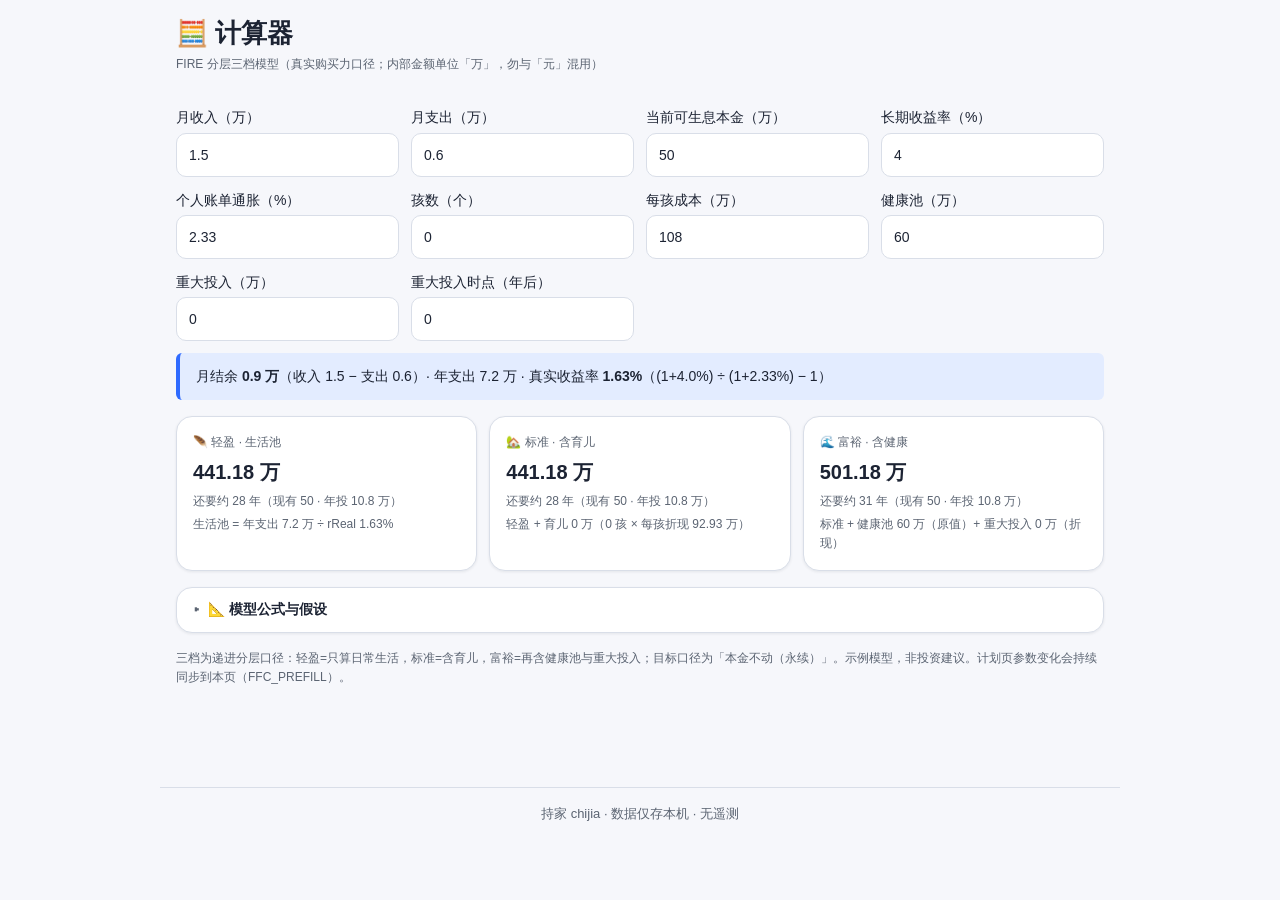
<file: frontend/calculator.html>
<!DOCTYPE html>
<html lang="zh-CN">
<head>
  <meta charset="utf-8">
  <meta name="viewport" content="width=device-width, initial-scale=1">
  <meta name="color-scheme" content="light dark">
  <meta name="theme-color" content="#2f6bff">
  <title>持家 · 计算器</title>
  <link rel="manifest" href="manifest.json">
  <link rel="icon" href="icons/icon.svg" type="image/svg+xml">
  <link rel="stylesheet" href="app.css?v=2.0.7">
</head>
<body data-page="calculator">

  <header class="page-head">
    <h1>🧮 计算器</h1>
    <p class="page-sub">FIRE 分层三档模型（真实购买力口径；内部金额单位「万」，勿与「元」混用）</p>
  </header>

  <main class="page">
    <!-- FFC_PREFILL 预填横幅（深底浅字，深浅主题均可读） -->
    <div class="banner" id="prefill-banner" hidden>
      <span id="prefill-text"></span>
      <button class="banner-close" id="prefill-close" type="button" aria-label="关闭">✕</button>
    </div>

    <section id="calc-mount" aria-label="FIRE 分层三档模型">
      <p class="empty">调整月收入 / 月支出 / 收益率 / 本金 / 孩数后，三档（轻盈 / 标准 / 富裕）目标本金与年限实时更新。</p>
    </section>

    <!-- 模型公式与假设（T6：页面内明示公式，保留 v1 透明度） -->
    <details class="panel" id="calc-formulas">
      <summary>📐 模型公式与假设</summary>
      <div class="panel-body">
        <p><b>真实收益率</b>（所有折现与复利都用它，今天的钱口径）：
        <code>rReal = (1 + 长期收益率) ÷ (1 + 个人账单通胀) − 1</code></p>
        <table class="data-table">
          <thead><tr><th>档位（递进分层）</th><th>公式</th></tr></thead>
          <tbody>
            <tr><td>🪶 轻盈 · 生活池</td><td>年支出 ÷ rReal</td></tr>
            <tr><td>🏡 标准 · 含育儿</td><td>轻盈 + 孩数 × 每孩育儿折现</td></tr>
            <tr><td>🌊 富裕 · 含健康</td><td>标准 + 健康池原值 + 重大投入折现</td></tr>
          </tbody>
        </table>
        <p class="hint">育儿折现：<code>每孩现值 = (每孩成本 ÷ 18) × annuity(18, rReal)</code>，其中
          <code>annuity(n, rr) = rr ≤ 0 ? n : (1 − (1+rr)^−n) ÷ rr</code>（18 年年金现值系数）——
          育儿成本摊在备孕到 18 岁逐年支出，钱先在组合里增值，故折现后低于名义成本（默认 108 万/孩按 v1 默认参数约折现至 93 万）。</p>
        <p class="hint">健康池按<b>原值不折现</b>（刻意保守）：医疗通胀长期偏高且波动大，老年支出时点与金额不确定，精确折现反而危险。
          重大投入折现：<code>现值 = 金额 ÷ (1 + max(rReal, 0))^年数</code>；rReal ≤ 0 时按原值计入。</p>
        <p class="hint"><b>个人账单通胀</b>默认 2.33%：按 v1 默认账单构成加权（房租 ≈ CPI+0.5pp、饮食 ≈ CPI−0.5pp、
          医疗 ≈ CPI+2.5pp、其他 ≈ CPI；v1 默认月支出 1 万 = 房租 4000 + 饮食 25% + 医疗 10% + 其余，加权 π ≈ 2.325%）。可在参数里直接改。</p>
        <p class="hint"><b>口径说明 · 永续 vs 提取率（SWR）</b>：本页三档均为「本金不动」的永续口径——投资收益覆盖开销并追上物价，
          本金购买力不损耗。「安全提取率（SWR）」则<b>允许本金慢慢花</b>（每年提取固定比例，源自美股百年回测的 4% 法则；
          中国市场波动更大，常打折到 3~3.5%）：生活池需求降为「年支出 ÷ 提取率」，数字显著更低，但并非严格意义的永远。
          提取率越低越接近永续。</p>
        <p class="hint"><b>公式失效边界</b>：当长期收益率 ≤ 个人账单通胀时 rReal ≤ 0，「本金不动」口径分母 ≤ 0，
          在数学上不可能实现（日本过去三十年的教训）——页面会明确提示，此时仅「提取率（SWR）」口径可行。</p>
        <p class="hint"><b>数据来源</b>：每孩成本 108 万默认值取《中国生育成本报告》上海口径（备孕至 18 岁平均）；
          通胀锚点为长期经验值，可按最新数据自行调整参数。</p>
      </div>
    </details>

    <p class="hint">三档为递进分层口径：轻盈=只算日常生活，标准=含育儿，富裕=再含健康池与重大投入；目标口径为「本金不动（永续）」。示例模型，非投资建议。计划页参数变化会持续同步到本页（FFC_PREFILL）。</p>
  </main>

  <footer class="page-footer">持家 chijia · 数据仅存本机 · 无遥测</footer>

  <script type="module">
    /**
     * 计算器：独立工具页，独立初始化（不调用 core.boot，不依赖计划/分析数据）。
     * T6 模型移植（v1 公式体系，用户已确认）：
     *   - rReal = (1+长期收益率)/(1+个人账单通胀) − 1（真实购买力口径）
     *   - 三档 = 递进分层：轻盈=生活池(年支出÷rReal)；标准=+育儿(108万/孩按 18 年
     *     年金现值折现，annuity)；富裕=+健康池原值+重大投入折现（废除旧 ×20/30/40）
     *   - 「还要多少年」：真实购买力逐年模拟（本金按 rReal 复利 + 年结余累加）
     *   - rReal ≤ 0：永续口径公式失效，页面明确提示（v1 同款处理）
     * 内部金额单位「万」：输入输出均以万计（1.5 = 1.5 万 = 15,000 元）。
     */

    const $ = (id) => document.getElementById(id);
    const el = (tag, cls, html) => {
      const n = document.createElement(tag);
      if (cls) n.className = cls;
      if (html != null) n.innerHTML = html;
      return n;
    };
    /** 万 → 千分位字符串（≤2 位小数） */
    const fw = (v) => {
      const n = Number(v) || 0;
      const s = (Math.round(n * 100) / 100).toLocaleString('en-US', { maximumFractionDigits: 2 });
      return s;
    };
    const pct = (v, d = 2) => (Math.round(v * 100 * 10 ** d) / 10 ** d).toFixed(d);

    /* ------------------------ v1 移植：核心公式 ------------------------ */

    /** v1 annuity(n, rr)：n 年年金现值系数；rr≤0 退化为 n（不折现） */
    function annuity(n, rr) { return rr <= 1e-9 ? n : (1 - Math.pow(1 + rr, -n)) / rr; }

    /** 真实收益率：rReal = (1+r)/(1+π) − 1（小数）；π 与 r 均为小数 */
    const realRate = (r, pi) => (1 + r) / (1 + pi) - 1;

    /* --------------------------- 参数与三档模型 --------------------------- */

    const state = {
      income: 1.5,      // 万/月（计划页联动）
      spend: 0.6,       // 万/月（含房租全口径生活支出，计划页联动）
      principal: 50,    // 万（当前可生息本金，计划页联动）
      rate: 0.04,       // 长期收益率（小数，默认 4%）
      pi: 0.0233,       // 个人账单通胀（小数，默认 ≈ v1 默认账单构成加权 2.33%）
      kids: 0,          // 孩数（默认 0）
      childCost: 108,   // 每孩成本（万，默认 108）
      health: 60,       // 健康池（万，原值不折现）
      invest: 0,        // 重大投入（万）
      investYears: 0,   // 重大投入发生时间（年后）
    };

    /** 输入定义：[key, 标签, step]；percent 组内部存小数、界面显示百分数 */
    const FIELDS = [
      { key: 'income', label: '月收入（万）', step: 0.1, min: 0 },
      { key: 'spend', label: '月支出（万）', step: 0.1, min: 0 },
      { key: 'principal', label: '当前可生息本金（万）', step: 1, min: 0 },
      { key: 'rate', label: '长期收益率（%）', step: 0.1, min: 0, percent: true },
      { key: 'pi', label: '个人账单通胀（%）', step: 0.01, min: 0, percent: true },
      { key: 'kids', label: '孩数（个）', step: 1, min: 0, max: 6, int: true },
      { key: 'childCost', label: '每孩成本（万）', step: 1, min: 0 },
      { key: 'health', label: '健康池（万）', step: 1, min: 0 },
      { key: 'invest', label: '重大投入（万）', step: 1, min: 0 },
      { key: 'investYears', label: '重大投入时点（年后）', step: 1, min: 0, max: 30, int: true },
    ];

    /**
     * 分层本金需求（v1 公式移植；返回各层现值，单位万）：
     *   life   生活池 = 年支出 ÷ rReal（rReal ≤ 0 → Infinity，公式失效）
     *   child  育儿   = 孩数 × (每孩成本 ÷ 18) × annuity(18, rReal)（rReal ≤ 0 退化为原值）
     *   health 健康池 = 原值不折现
     *   invest 重大投入 = 金额 ÷ (1+max(rReal,0))^年数（rReal ≤ 0 不折现）
     */
    function computeLayers() {
      const rReal = realRate(state.rate, state.pi);
      const ySpend = state.spend * 12; // 万/年
      const childPV = (state.childCost / 18) * annuity(18, rReal);
      const investPV = state.invest / Math.pow(1 + Math.max(rReal, 0), state.investYears);
      return {
        rReal,
        ySpend,
        life: rReal > 1e-6 ? ySpend / rReal : Infinity,
        child: state.kids * childPV,
        childEach: childPV,
        health: state.health,
        invest: investPV,
      };
    }

    /**
     * v1 移植：还要多少年——真实购买力口径逐年模拟。
     * 本金按 rReal 复利增长、每年叠加年结余，追到目标为止（99 年上限）。
     * @returns {{years:number|null, state:'done'|'ok'|'never'|'nostash'}} done=已达成；never=99 年+；nostash=无结余
     */
    function yearsToTarget(target, rReal) {
      const P0 = state.principal;
      const Cw = Math.max(0, state.income - state.spend) * 12; // 万/年
      if (P0 >= target) return { years: 0, state: 'done' };
      if (Cw <= 0) return { years: null, state: 'nostash' };
      let P = P0;
      let n = 0;
      for (n = 1; n <= 99; n++) {
        P = P * (1 + rReal) + Cw;
        if (P >= target) return { years: n, state: 'ok' };
      }
      return { years: null, state: 'never' };
    }

    /** 改动④：buildCalc 注册的重渲染句柄——壳直达钩子重放预填后，
     *  把已更新的 state 同步回输入框并刷新三档读数（启动路径无需此步） */
    let refreshCalc = null;

    function buildCalc(mount) {
      mount.textContent = '';
      const grid = el('div', 'pp-grid');
      const inputs = {};
      for (const f of FIELDS) {
        const lab = el('label', 'pp-field', `<span>${f.label}</span>`);
        const input = el('input');
        input.type = 'number';
        input.inputMode = 'decimal';
        input.min = String(f.min ?? 0);
        if (f.max != null) input.max = String(f.max);
        input.step = String(f.step);
        input.value = fmtField(f);
        input.addEventListener('input', () => {
          const v = Number(input.value);
          if (!Number.isFinite(v) || v < (f.min ?? 0)) return;
          state[f.key] = f.int ? Math.round(v) : (f.percent ? v / 100 : v);
          render();
        });
        lab.appendChild(input);
        grid.appendChild(lab);
        inputs[f.key] = input;
      }
      mount.appendChild(grid);

      const result = el('div', 'calc-result');
      mount.appendChild(result);
      render();

      /** 改动④：state → 输入框回写（重放预填后界面与内部状态一致） */
      function syncInputs() {
        for (const f of FIELDS) inputs[f.key].value = fmtField(f);
      }
      refreshCalc = () => { syncInputs(); render(); };
    }

    /** state 值 → 输入框显示（percent 字段 ×100，去掉浮点尾差） */
    function fmtField(f) {
      const v = state[f.key];
      if (f.percent) return String(Math.round(v * 10000) / 100);
      return String(f.int ? Math.round(v) : v);
    }

    /** 参数改动实时更新（UX-SPEC 流程③） */
    function render() {
      const result = document.querySelector('#calc-mount .calc-result');
      if (!result) return;
      result.textContent = '';
      const L = computeLayers();
      const save = Math.max(0, state.income - state.spend);

      // 摘要 callout：入不敷出红字提醒（禁止静默）
      const head = el('div', 'callout');
      if (state.income < state.spend) {
        head.className = 'callout danger';
        head.innerHTML = `⚠ 月收入 ${fw(state.income)} 万 < 月支出 ${fw(state.spend)} 万：当前入不敷出，无法积累本金。`;
      } else {
        head.className = 'callout';
        head.innerHTML =
          `月结余 <b>${fw(save)} 万</b>（收入 ${fw(state.income)} − 支出 ${fw(state.spend)}）· ` +
          `年支出 ${fw(L.ySpend)} 万 · 真实收益率 <b>${pct(L.rReal)}%</b>` +
          `（(1+${pct(state.rate, 1)}%) ÷ (1+${pct(state.pi)}%) − 1）`;
      }
      result.appendChild(head);

      // v1 同款：rReal ≤ 0 → 永续口径公式失效，明确提示（禁止静默）
      const dead = !Number.isFinite(L.life);
      if (dead) {
        const warn = el('div', 'callout danger');
        warn.innerHTML =
          `⚠ 公式失效：长期收益率 ${pct(state.rate, 1)}% ≤ 个人账单通胀 ${pct(state.pi)}%，真实收益率 ≤ 0——` +
          `「本金不动（永续）」口径的分母 ≤ 0，数学上不可能实现（详见「模型公式与假设」）。` +
          `可改用「安全提取率（SWR）」口径（允许本金慢慢花，生活池 ≈ 年支出 ÷ 提取率）或调整参数。`;
        result.appendChild(warn);
      }

      // 三档（递进分层）：轻盈=生活池；标准=+育儿；富裕=+健康+重大投入
      const tiers = [
        {
          name: '🪶 轻盈 · 生活池',
          target: L.life,
          layers: `生活池 = 年支出 ${fw(L.ySpend)} 万 ÷ rReal ${pct(L.rReal)}%`,
        },
        {
          name: '🏡 标准 · 含育儿',
          target: L.life + L.child,
          layers: `轻盈 + 育儿 ${fw(L.child)} 万（${state.kids} 孩 × 每孩折现 ${fw(L.childEach)} 万）`,
        },
        {
          name: '🌊 富裕 · 含健康',
          target: L.life + L.child + L.health + L.invest,
          layers: `标准 + 健康池 ${fw(L.health)} 万（原值）+ 重大投入 ${fw(L.invest)} 万（折现）`,
        },
      ];

      const grid2 = el('div', 'card-grid');
      for (const tier of tiers) {
        const card = el('div', 'card stat-card');
        card.appendChild(el('div', 'stat-lab hint', tier.name));
        if (dead) {
          card.appendChild(el('div', 'stat-val hint', '公式失效'));
          card.appendChild(el('div', 'stat-note hint', '真实收益率 ≤ 0，永续口径无法实现'));
        } else {
          card.appendChild(el('div', 'stat-val num', `${fw(tier.target)} 万`));
          const y = yearsToTarget(tier.target, L.rReal);
          const note =
            y.state === 'done' ? `已达成 🎉（现有 ${fw(state.principal)} 万 ≥ 目标）`
              : y.state === 'nostash' ? '无法积累（月收入 ≤ 月支出）'
                : y.state === 'never' ? '99 年+（提高收益或投入）'
                  : `还要约 ${y.years} 年（现有 ${fw(state.principal)} · 年投 ${fw(save * 12)} 万）`;
          card.appendChild(el('div', 'stat-note hint', note));
        }
        card.appendChild(el('div', 'stat-note hint', tier.layers));
        grid2.appendChild(card);
      }
      result.appendChild(grid2);
    }

    /* --------------------------- FFC_PREFILL（D5 保留） --------------------------- */

    function applyPrefill() {
      let pre;
      try {
        pre = JSON.parse(localStorage.getItem('FFC_PREFILL') ?? 'null');
      } catch { pre = null; }
      if (!pre || !pre.fields) return;
      // TTL 30 分钟仅作兜底（T6：计划页参数变化即持续刷新本键，无过期语义）
      if (!Number.isFinite(Number(pre.ts)) || Date.now() - Number(pre.ts) > 30 * 60 * 1000) {
        try { localStorage.removeItem('FFC_PREFILL'); } catch { /* 忽略 */ }
        return;
      }
      // 元 → 万（跨页契约：计划页以元计，计算器内部以万计）
      const toWan = (v) => (Number.isFinite(Number(v)) && Number(v) > 0 ? Number(v) / 10000 : null);
      const income = toWan(pre.fields.income);
      const spend = toWan(pre.fields.spend);
      const base = toWan(pre.fields.base);
      if (income != null) state.income = Math.round(income * 100) / 100;
      if (spend != null) state.spend = Math.round(spend * 100) / 100;
      if (base != null) state.principal = Math.round(base * 100) / 100;

      const parts = [
        income != null ? `月收入 ${fw(state.income)} 万` : null,
        spend != null ? `月支出 ${fw(state.spend)} 万` : null,
        base != null ? `本金 ${fw(state.principal)} 万` : null,
      ].filter(Boolean);
      // M1-O-4（P4）：label 本身可能已带「来自」前缀（默认数据包为「来自计划页」），
      // 剥掉再套「来自「…」」模板，避免渲染成「来自「来自计划页」」叠字
      const rawLabel = String(pre.label ?? '报告页');
      const label = rawLabel.replace(/^来自/, '') || rawLabel;
      $('prefill-text').textContent =
        `已自动填入来自「${label}」的参数：${parts.join(' · ')}（计划页参数变化会自动更新）。`;
      $('prefill-banner').hidden = false;
      // 改动④：改赋值 onclick——壳内「发送到计算器」会重放预填，避免重复 addEventListener
      $('prefill-close').onclick = () => { $('prefill-banner').hidden = true; };
    }

    applyPrefill();
    buildCalc($('calc-mount'));
    document.body.dataset.ready = 'calculator';

    // 改动④：壳切 Tab 直达钩子——计算器 iframe 已加载过时，FFC_PREFILL 不会在
    // 启动路径再次消费；计划页「🧮 发送到计算器」经壳调本钩子重放预填并重渲染。
    window.__chijia = {
      applyPrefill() {
        applyPrefill();
        refreshCalc?.(); // 同步输入框与三档读数（首次启动路径 refreshCalc 由 buildCalc 注册）
      },
    };

    if ('serviceWorker' in navigator) {
      addEventListener('load', () => navigator.serviceWorker.register('./sw.js').catch(() => {}));
    }
  </script>
</body>
</html>
</file>
<file: frontend/app.css>
/* ============================================================
   持家 chijia v2.0.7 · app.css
   设计 token + 深浅双主题 + 壳与页面排版 + DATA.md 全部 block
   类型样式 + 移动端 390 密度 + 打印（折叠全部展开）。
   引用方式：<link rel="stylesheet" href="app.css?v=版本">
   ============================================================ */

/* ------------------------------ 设计 token ------------------------------ */
:root {
  color-scheme: light dark;

  /* 色板（浅色） */
  --c-bg: #f6f7fb;
  --c-surface: #ffffff;
  --c-surface-2: #eef1f7;
  --c-text: #1c2333;
  --c-text-muted: #5b6472;
  --c-border: #d9dee8;
  --c-primary: #2f6bff;
  --c-primary-weak: #e3ecff;
  --c-primary-ink: #ffffff;
  --c-ok: #1e9e5a;
  --c-ok-weak: #e0f5ea;
  --c-warn: #b06f0a;
  --c-warn-weak: #fdf0d7;
  --c-danger: #cf3b3b;
  --c-danger-weak: #fbe3e3;
  --c-invest: #4e8cff;
  --c-consume: #2fbf71;
  --c-cushion: #e8a13c;
  --c-esop: #8f6bd6;

  /* 字号 */
  --fs-xs: 12px;
  --fs-sm: 13px;
  --fs-md: 14px;
  --fs-lg: 16px;
  --fs-xl: 20px;
  --fs-2xl: 26px;

  /* 间距 */
  --sp-1: 4px;
  --sp-2: 8px;
  --sp-3: 12px;
  --sp-4: 16px;
  --sp-5: 24px;
  --sp-6: 32px;
  --sp-7: 40px;
  --sp-8: 48px;

  /* 圆角 */
  --radius-sm: 6px;
  --radius-md: 10px;
  --radius-lg: 16px;

  /* 阴影 */
  --shadow-1: 0 1px 3px rgba(16, 24, 40, 0.08);
  --shadow-2: 0 6px 18px rgba(16, 24, 40, 0.12);

  /* 布局 */
  --topbar-h: 52px;
}

/* 深色主题：手动 [data-theme="dark"] 或系统偏好 */
:root[data-theme='dark'] {
  color-scheme: dark;
  --c-bg: #12151c;
  --c-surface: #1a1f2a;
  --c-surface-2: #232a38;
  --c-text: #e8ecf4;
  --c-text-muted: #9aa4b5;
  --c-border: #2c3444;
  --c-primary: #5c8bff;
  --c-primary-weak: #22304f;
  --c-primary-ink: #0e1420;
  --c-ok: #3ed484;
  --c-ok-weak: #143526;
  --c-warn: #f0b45c;
  --c-warn-weak: #3a2c12;
  --c-danger: #ff7070;
  --c-danger-weak: #421d1d;
}
@media (prefers-color-scheme: dark) {
  :root:not([data-theme='light']) {
    color-scheme: dark;
    --c-bg: #12151c;
    --c-surface: #1a1f2a;
    --c-surface-2: #232a38;
    --c-text: #e8ecf4;
    --c-text-muted: #9aa4b5;
    --c-border: #2c3444;
    --c-primary: #5c8bff;
    --c-primary-weak: #22304f;
    --c-primary-ink: #0e1420;
    --c-ok: #3ed484;
    --c-ok-weak: #143526;
    --c-warn: #f0b45c;
    --c-warn-weak: #3a2c12;
    --c-danger: #ff7070;
    --c-danger-weak: #421d1d;
  }
}

/* ------------------------------ 基础排版 ------------------------------ */
* {
  box-sizing: border-box;
}
/* author 层的 display:flex/grid 会覆盖 UA 的 [hidden]，这里统一压回（如 .form-row 隐藏行） */
[hidden] {
  display: none !important;
}
html,
body {
  margin: 0;
  padding: 0;
}
body {
  font-family: -apple-system, 'Segoe UI', 'Microsoft YaHei', 'PingFang SC', 'Noto Sans SC', sans-serif;
  font-size: var(--fs-md);
  line-height: 1.6;
  color: var(--c-text);
  background: var(--c-bg);
}
h1,
h2,
h3,
h4 {
  line-height: 1.35;
  margin: var(--sp-5) 0 var(--sp-3);
}
h1 {
  font-size: var(--fs-2xl);
}
h2 {
  font-size: var(--fs-xl);
}
h3 {
  font-size: var(--fs-lg);
}
h4 {
  font-size: var(--fs-md);
}
p {
  margin: var(--sp-3) 0;
}
a {
  color: var(--c-primary);
}
code {
  font-family: Consolas, 'Courier New', monospace;
  font-size: 0.92em;
  background: var(--c-surface-2);
  border-radius: var(--radius-sm);
  padding: 1px 5px;
}

.hint {
  color: var(--c-text-muted);
  font-size: var(--fs-xs); /* 改动⑦：提示性小字 13px→12px（次级色不变，正文/数值字号不动） */
  font-weight: normal;
}
.muted {
  color: var(--c-text-muted);
}
.neg {
  color: var(--c-danger);
}
.strong {
  font-weight: 700;
}
.num {
  font-variant-numeric: tabular-nums;
  text-align: right;
}
/* 问题⑨：估算前缀（≈/=）等宽透明占位——前缀字符不再渲染，占位保持数值列位置不位移（无色，深浅主题无差异） */
.est-pad {
  display: inline-block;
  width: 1.2em;
}

/* ------------------------------ 壳：顶栏与舞台 ------------------------------ */
.topbar {
  position: sticky;
  top: 0;
  z-index: 10;
  height: var(--topbar-h);
  display: flex;
  align-items: center;
  background: var(--c-surface);
  border-bottom: 1px solid var(--c-border);
  box-shadow: var(--shadow-1);
}
.tabs {
  display: flex;
  width: 100%;
  overflow-x: auto;
  scrollbar-width: none;
}
.tabs::-webkit-scrollbar {
  display: none;
}
.tab {
  flex: 1 0 auto;
  min-height: 44px;
  min-width: 64px;
  display: inline-flex;
  align-items: center;
  justify-content: center;
  gap: 5px;
  padding: 0 var(--sp-3);
  border: none;
  border-bottom: 2px solid transparent;
  background: none;
  color: var(--c-text-muted);
  font-size: var(--fs-md);
  font-family: inherit;
  cursor: pointer;
  white-space: nowrap;
}
.tab:hover {
  color: var(--c-text);
  background: var(--c-surface-2);
}
.tab.is-active {
  color: var(--c-primary);
  border-bottom-color: var(--c-primary);
  font-weight: 600;
}
.tab:focus-visible {
  outline: 2px solid var(--c-primary);
  outline-offset: -2px;
}

.stage {
  height: calc(100vh - var(--topbar-h));
}
.view {
  height: 100%;
  overflow: auto;
}
.view[hidden] {
  display: none;
}
.view iframe {
  display: block;
  width: 100%;
  height: 100%;
  border: 0;
  background: var(--c-bg);
}

/* ------------------------------ 页面布局 ------------------------------ */
.page {
  max-width: 960px;
  margin: 0 auto;
  padding: var(--sp-5) var(--sp-4) var(--sp-8);
}
.page-head {
  max-width: 960px;
  margin: 0 auto;
  padding: var(--sp-4) var(--sp-4) 0;
}
.page-head h1 {
  margin: 0 0 var(--sp-1);
}
.page-head .page-sub {
  margin: 0;
  color: var(--c-text-muted);
  font-size: var(--fs-xs); /* 改动⑦：说明性小字下调一号 */
}
.page-footer {
  max-width: 960px;
  margin: var(--sp-7) auto 0;
  padding: var(--sp-4) var(--sp-4) var(--sp-6);
  border-top: 1px solid var(--c-border);
  color: var(--c-text-muted);
  font-size: var(--fs-sm);
  text-align: center;
}

/* ------------------------------ 按钮（触控 ≥44px） ------------------------------ */
.btn {
  min-height: 44px;
  min-width: 44px;
  display: inline-flex;
  align-items: center;
  justify-content: center;
  gap: var(--sp-2);
  padding: 0 var(--sp-4);
  border: 1px solid var(--c-border);
  border-radius: var(--radius-md);
  background: var(--c-surface);
  color: var(--c-text);
  font-size: var(--fs-md);
  font-family: inherit;
  cursor: pointer;
  transition: transform 0.06s ease, background 0.15s ease, box-shadow 0.15s ease;
}
.btn:hover {
  background: var(--c-surface-2);
}
.btn:active {
  transform: scale(0.97);
}
.btn:focus-visible {
  outline: 2px solid var(--c-primary);
  outline-offset: 2px;
}
.btn-primary {
  background: var(--c-primary);
  border-color: var(--c-primary);
  color: var(--c-primary-ink);
}
.btn-primary:hover {
  background: var(--c-primary);
  filter: brightness(1.08);
}
.btn-danger {
  color: var(--c-danger);
  border-color: var(--c-danger);
}
.btn[disabled] {
  opacity: 0.5;
  cursor: not-allowed;
}
.quick-actions {
  display: flex;
  flex-wrap: wrap;
  gap: var(--sp-3);
  margin: var(--sp-4) 0;
}

/* ------------------------------ 表单控件（触控 ≥44px） ------------------------------ */
input[type='number'],
input[type='text'],
input[type='password'],
input[type='date'],
select,
textarea {
  min-height: 44px;
  padding: var(--sp-2) var(--sp-3);
  border: 1px solid var(--c-border);
  border-radius: var(--radius-md);
  background: var(--c-surface);
  color: var(--c-text);
  font-size: var(--fs-md);
  font-family: inherit;
}
input[type='number'] {
  width: 100%;
  font-variant-numeric: tabular-nums;
}
input:focus-visible,
select:focus-visible,
textarea:focus-visible {
  outline: 2px solid var(--c-primary);
  outline-offset: 1px;
}
input[type='file'] {
  min-height: 44px;
  max-width: 100%;
  font-family: inherit;
}
input[type='file']::file-selector-button {
  min-height: 36px;
  margin-right: var(--sp-3);
  border: 1px solid var(--c-border);
  border-radius: var(--radius-md);
  background: var(--c-surface-2);
  color: var(--c-text);
  font-family: inherit;
  cursor: pointer;
}

/* ------------------------------ 卡片 / 面板 ------------------------------ */
.card {
  background: var(--c-surface);
  border: 1px solid var(--c-border);
  border-radius: var(--radius-lg);
  box-shadow: var(--shadow-1);
  padding: var(--sp-4);
}
.card-grid {
  display: grid;
  grid-template-columns: repeat(auto-fit, minmax(200px, 1fr));
  gap: var(--sp-3);
  margin: var(--sp-4) 0;
}
.card-grid .card h3 {
  margin: 0 0 var(--sp-2);
  font-size: var(--fs-md);
}
.card-grid .card p {
  margin: 0;
  font-size: var(--fs-sm);
  color: var(--c-text-muted);
}
/* 改动⑥：四步卡片内嵌直达按钮（卡片纵向布局，按钮沉底等高对齐） */
#home-guide .card {
  display: flex;
  flex-direction: column;
  gap: var(--sp-2);
}
#home-guide .card h3 {
  margin: 0;
}
#home-guide .card p {
  margin: 0;
}
.card-go {
  margin-top: auto;
  width: 100%;
}

.panel {
  background: var(--c-surface);
  border: 1px solid var(--c-border);
  border-radius: var(--radius-lg);
  box-shadow: var(--shadow-1);
  margin: var(--sp-4) 0;
}
.panel > summary {
  min-height: 44px;
  display: flex;
  align-items: center;
  padding: var(--sp-2) var(--sp-4);
  font-weight: 600;
  cursor: pointer;
  border-radius: var(--radius-lg);
  user-select: none;
}
.panel > summary:hover {
  background: var(--c-surface-2);
}
.panel[open] > summary {
  border-bottom: 1px solid var(--c-border);
  border-radius: var(--radius-lg) var(--radius-lg) 0 0;
}
.panel > summary:focus-visible {
  outline: 2px solid var(--c-primary);
  outline-offset: -2px;
}
.panel > summary::before {
  content: '▸';
  margin-right: var(--sp-2);
  color: var(--c-text-muted);
  transition: transform 0.15s ease;
}
.panel[open] > summary::before {
  transform: rotate(90deg);
}
.panel-body {
  padding: var(--sp-4);
}
.panel-body > :first-child {
  margin-top: 0;
}
.panel-body > :last-child {
  margin-bottom: 0;
}

/* ------------------------------ 空态 / 提示框 ------------------------------ */
.empty {
  margin: var(--sp-3) 0;
  padding: var(--sp-5) var(--sp-4);
  border: 1px dashed var(--c-border);
  border-radius: var(--radius-md);
  color: var(--c-text-muted);
  font-size: var(--fs-xs); /* 改动⑦：空态引导小字下调一号 */
  text-align: center;
  background: var(--c-surface);
}
.callout {
  margin: var(--sp-3) 0;
  padding: var(--sp-3) var(--sp-4);
  border-left: 4px solid var(--c-primary);
  border-radius: var(--radius-sm);
  background: var(--c-primary-weak);
  overflow-wrap: break-word;
}
.callout.ok {
  border-left-color: var(--c-ok);
  background: var(--c-ok-weak);
}
.callout.warn {
  border-left-color: var(--c-warn);
  background: var(--c-warn-weak);
}
.callout.danger,
.callout.plan-warn {
  border-left-color: var(--c-danger);
  background: var(--c-danger-weak);
  color: var(--c-danger);
  font-weight: 600;
}

/* ------------------------------ 标签 ------------------------------ */
.tag {
  display: inline-block;
  padding: 1px 8px;
  border-radius: 999px;
  font-size: var(--fs-xs);
  background: var(--c-surface-2);
  color: var(--c-text-muted);
  white-space: nowrap;
}
.tag-ok {
  background: var(--c-ok-weak);
  color: var(--c-ok);
}
.tag-warn {
  background: var(--c-warn-weak);
  color: var(--c-warn);
}
.tag-danger {
  background: var(--c-danger-weak);
  color: var(--c-danger);
}
.tag-blue {
  background: var(--c-primary-weak);
  color: var(--c-primary);
}

/* ------------------------------ 表格 ------------------------------ */
.table-wrap {
  overflow-x: auto;
}
table.data-table {
  width: 100%;
  border-collapse: collapse;
  margin: var(--sp-3) 0;
  font-size: var(--fs-sm);
}
table.data-table th,
table.data-table td {
  padding: var(--sp-2) var(--sp-3);
  border-bottom: 1px solid var(--c-border);
  text-align: left;
  vertical-align: top;
}
table.data-table th {
  color: var(--c-text-muted);
  font-weight: 600;
  white-space: nowrap;
}
table.data-table th.num,
table.data-table td.num {
  text-align: right;
  font-variant-numeric: tabular-nums;
}
table.data-table tr.is-total td {
  font-weight: 700;
  border-top: 2px solid var(--c-border);
}
table.data-table tr.is-muted td {
  color: var(--c-text-muted);
}
/* hideNarrow 说明性尾列（buildTable 打标，如计划页 1.3「构成」）：
   ≤480px 整列隐藏（th/td 同步），避免窄视口长文案列逐字竖排；≥481px 完整显示 */
@media (max-width: 480px) {
  table.data-table .col-hide-narrow {
    display: none;
  }
}

/* ------------------------------ Hero（现在 → 计划期末） ------------------------------ */
.hero {
  display: grid;
  grid-template-columns: 1fr auto 1fr;
  gap: var(--sp-3);
  align-items: stretch;
  margin: var(--sp-4) 0;
}
.hero-side {
  background: var(--c-surface);
  border: 1px solid var(--c-border);
  border-radius: var(--radius-lg);
  box-shadow: var(--shadow-1);
  padding: var(--sp-4);
}
.hero-side-exp {
  border-color: var(--c-primary);
}
.hero-head {
  font-weight: 700;
  font-size: var(--fs-md);
  margin-bottom: var(--sp-2);
}
.hero-list {
  list-style: none;
  margin: 0;
  padding: 0;
}
.hero-item {
  display: flex;
  justify-content: space-between;
  align-items: baseline;
  gap: var(--sp-3);
  padding: var(--sp-1) 0;
  border-bottom: 1px dashed var(--c-border);
  font-size: var(--fs-sm);
}
.hero-item:last-child {
  border-bottom: none;
}
.hero-label {
  color: var(--c-text-muted);
}
.hero-val {
  font-variant-numeric: tabular-nums;
}
.hero-arrow {
  align-self: center;
  font-size: var(--fs-2xl);
  color: var(--c-primary);
}

/* ------------------------------ Overview（资金分布 & 总览） ------------------------------ */
.ov-panel {
  padding: var(--sp-4);
}
.ov-head {
  margin-bottom: var(--sp-2);
}
.ov-title {
  margin: 0;
  font-size: var(--fs-lg);
}
.ov-note {
  margin: var(--sp-1) 0 0;
}
.ov-wrap {
  display: grid;
  grid-template-columns: 1fr auto 1fr;
  gap: var(--sp-4);
  align-items: start;
}
.ov-side {
  min-width: 0;
}
.ov-side-head {
  font-weight: 600;
  font-size: var(--fs-sm);
  color: var(--c-text-muted);
}
.ov-total {
  font-size: var(--fs-2xl);
  font-weight: 700;
  text-align: left;
  line-height: 1.3;
}
.ov-sub {
  margin-bottom: var(--sp-2);
}
.stack {
  display: flex;
  height: 22px;
  border-radius: var(--radius-sm);
  overflow: hidden;
  background: var(--c-surface-2);
}
.stack span {
  display: flex;
  align-items: center;
  justify-content: center;
  min-width: 0;
  overflow: hidden;
  white-space: nowrap;
  color: #fff;
  font-size: var(--fs-xs);
  text-shadow: 0 0 2px rgba(0, 0, 0, 0.35);
}
.ov-rows {
  list-style: none;
  margin: var(--sp-2) 0 0;
  padding: 0;
}
.ov-row {
  display: flex;
  align-items: baseline;
  gap: var(--sp-2);
  padding: var(--sp-1) 0;
  font-size: var(--fs-sm);
  border-bottom: 1px dashed var(--c-border);
}
.ov-row:last-child {
  border-bottom: none;
}
.dot {
  flex: 0 0 8px;
  width: 8px;
  height: 8px;
  border-radius: 50%;
  align-self: center;
}
.ov-name {
  flex: 1 1 auto;
  min-width: 0;
  overflow: hidden;
  text-overflow: ellipsis;
  white-space: nowrap;
}
.ov-amt {
  flex: 0 0 auto;
  font-variant-numeric: tabular-nums;
}
.ov-pc {
  flex: 0 0 3em;
  color: var(--c-text-muted);
  font-variant-numeric: tabular-nums;
}
.ov-callout {
  font-size: var(--fs-sm);
}
.ov-arrow {
  align-self: center;
  text-align: center;
  max-width: 160px;
}
.ov-arrow-glyph {
  font-size: var(--fs-2xl);
  color: var(--c-primary);
}
.ov-arrow-cap {
  margin-top: var(--sp-1);
  font-size: var(--fs-xs);
  color: var(--c-text-muted);
  line-height: 1.5;
}

/* ------------------------------ parts：章节与双栏 ------------------------------ */
.part {
  margin: var(--sp-6) 0 var(--sp-4);
}
.part-head {
  margin-bottom: var(--sp-2);
}
.part-title {
  display: flex;
  align-items: center;
  gap: var(--sp-2);
  margin: 0;
  font-size: var(--fs-xl);
}
.part-no {
  display: inline-flex;
  align-items: center;
  justify-content: center;
  min-width: 1.7em;
  height: 1.7em;
  border-radius: var(--radius-sm);
  background: var(--c-primary);
  color: var(--c-primary-ink);
  font-size: var(--fs-md);
  font-weight: 700;
}
.part-note {
  margin: var(--sp-1) 0 0;
}
.part-layout {
  display: grid;
  grid-template-columns: minmax(0, 1fr) 300px;
  gap: var(--sp-4);
  align-items: start;
}
.part-sections {
  min-width: 0;
}
.rules-col {
  position: sticky;
  top: var(--sp-3);
}
.rules-title {
  margin: 0 0 var(--sp-2);
  font-size: var(--fs-md);
  color: var(--c-warn);
}
.rules-body > :first-child {
  margin-top: 0;
}
.rules-body > :last-child {
  margin-bottom: 0;
}
.section-panel {
  margin: var(--sp-3) 0;
}
.sec-summary {
  font-size: var(--fs-md);
}
/* 改动②：平铺小节（2.1 收入构成 / 2.2 支出结构）——面板盒无折叠交互，
   内容直接可见；无 summary/编号标题，内容自带 h4 小标题充当节标题 */
.section-flat {
  margin: var(--sp-3) 0;
}
/* 改动③：健康度章节评语醒目化——「x.y 名称：评语」评语段按灯色着色加粗，
   字号 +2px；灯色用主题 token（绿 --c-ok / 琥珀 --c-warn / 红 --c-danger），
   深浅主题各自保证对比度（600 weight + 16px 达大文本对比标准） */
.sec-verdict {
  font-weight: 600;
  font-size: calc(var(--fs-md) + 2px);
}
.sec-verdict-ok {
  color: var(--c-ok);
}
.sec-verdict-warn {
  color: var(--c-warn);
}
.sec-verdict-danger {
  color: var(--c-danger);
}

/* ------------------------------ block：sub / h4 / gap ------------------------------ */
.block-sub {
  color: var(--c-text-muted);
  font-size: var(--fs-xs); /* 改动⑦：面板内说明小字下调一号 */
  margin: var(--sp-2) 0;
}
.block-h4 {
  margin: var(--sp-4) 0 var(--sp-2);
  font-weight: 700;
}
.gap {
  width: 100%;
}

/* ------------------------------ block：allocbar / tier ------------------------------ */
.allocbar {
  display: flex;
  height: 26px;
  border-radius: var(--radius-sm);
  overflow: hidden;
  margin: var(--sp-3) 0;
}
.allocbar span {
  display: flex;
  align-items: center;
  justify-content: center;
  min-width: 0;
  overflow: hidden;
  white-space: nowrap;
  text-overflow: ellipsis;
  padding: 0 4px;
  color: #fff;
  font-size: var(--fs-xs);
  text-shadow: 0 0 2px rgba(0, 0, 0, 0.35);
}
.ab-consume {
  background: var(--c-consume);
}
.ab-invest {
  background: var(--c-invest);
}
.ab-cushion {
  background: var(--c-cushion);
}
.ab-esop {
  background: var(--c-esop);
}

.tier {
  margin: var(--sp-3) 0;
}
.tier-bar {
  display: flex;
  height: 30px;
  border-radius: var(--radius-sm);
  overflow: hidden;
  margin: 0;
}
.tier-bar span {
  display: flex;
  align-items: center;
  justify-content: center;
  min-width: 0;
  overflow: hidden;
  white-space: nowrap;
  text-overflow: ellipsis;
  padding: 0 4px;
  color: #fff;
  font-size: var(--fs-xs);
  text-shadow: 0 0 2px rgba(0, 0, 0, 0.35);
}
.tier-legend {
  list-style: none;
  display: flex;
  flex-wrap: wrap;
  gap: var(--sp-2) var(--sp-4);
  margin: var(--sp-2) 0 0;
  padding: 0;
  font-size: var(--fs-sm);
}
.tier-leg {
  display: flex;
  align-items: center;
  gap: var(--sp-2);
}
.tier-leg .swatch {
  width: 10px;
  height: 10px;
  border-radius: 3px;
}

/* ------------------------------ block：cards（仓位/指标卡） ------------------------------ */
.stat-cards {
  margin: var(--sp-3) 0;
}
.stat-card {
  display: flex;
  flex-direction: column;
  gap: var(--sp-1);
  align-items: flex-start;
}
.stat-lab {
  font-size: var(--fs-xs);
}
.stat-val {
  font-size: var(--fs-xl);
  font-weight: 700;
  text-align: left;
  font-variant-numeric: tabular-nums;
}
.stat-note {
  font-size: var(--fs-xs);
}
.stat-card .tag {
  margin-top: var(--sp-1);
}

/* ------------------------------ block：picgrid / flow / ms ------------------------------ */
.pic-grid {
  display: grid;
  grid-template-columns: repeat(auto-fit, minmax(180px, 1fr));
  gap: var(--sp-3);
  margin: var(--sp-3) 0;
}
.pic-grid .cell {
  padding: var(--sp-3);
  border: 1px solid var(--c-border);
  border-radius: var(--radius-md);
  background: var(--c-surface);
  font-size: var(--fs-sm);
}
.pic-grid .cell b {
  display: block;
  margin-bottom: var(--sp-1);
}
.pic-grid .cell span {
  color: var(--c-text-muted);
}

.flow-chain {
  display: flex;
  flex-wrap: wrap;
  align-items: stretch;
  gap: var(--sp-2);
  margin: var(--sp-3) 0;
}
.flow-chain .step {
  flex: 1 1 150px;
  padding: var(--sp-3);
  border: 1px solid var(--c-border);
  border-radius: var(--radius-md);
  background: var(--c-surface);
  font-size: var(--fs-sm);
}
.flow-chain .step b {
  display: block;
  font-size: var(--fs-sm);
}
.flow-sep {
  align-self: center;
  color: var(--c-primary);
  font-weight: 700;
}

.ms-cloud {
  display: flex;
  flex-wrap: wrap;
  gap: var(--sp-2);
  margin: var(--sp-3) 0;
}
.ms-cloud .tag {
  font-size: var(--fs-sm);
  white-space: normal;
  max-width: 100%;
}

/* ------------------------------ block：procons / distrows / details ------------------------------ */
.procons {
  display: grid;
  grid-template-columns: 1fr 1fr;
  gap: var(--sp-3);
  margin: var(--sp-3) 0;
}
.procons-col {
  border: 1px solid var(--c-border);
  border-radius: var(--radius-md);
  padding: var(--sp-3);
  background: var(--c-surface);
  font-size: var(--fs-sm);
}
.procons-col h4 {
  margin: 0 0 var(--sp-2);
}
.procons-col ul {
  margin: 0;
  padding-left: 1.3em;
}
.procons-col.pros h4 {
  color: var(--c-ok);
}
.procons-col.cons h4 {
  color: var(--c-warn);
}

.dist-rows {
  margin: var(--sp-3) 0;
}
.dist-row {
  display: grid;
  grid-template-columns: minmax(7em, 9em) 1fr 4em;
  gap: var(--sp-2);
  align-items: center;
  margin: var(--sp-2) 0;
  font-size: var(--fs-sm);
}
.dist-row .dist-name {
  min-width: 0;
  overflow: hidden;
  text-overflow: ellipsis;
  white-space: nowrap;
}
.dist-row .bar {
  height: 12px;
  border-radius: 999px;
  background: var(--c-surface-2);
  overflow: hidden;
}
.dist-row .bar i {
  display: block;
  height: 100%;
  border-radius: 999px;
  min-width: 2px;
}
.dist-row .dist-pct {
  color: var(--c-text-muted);
  font-variant-numeric: tabular-nums;
}

details.details-block {
  margin: var(--sp-3) 0;
  box-shadow: none;
  background: var(--c-surface-2);
}
details.details-block > summary {
  min-height: 44px;
  font-weight: 600;
  font-size: var(--fs-sm);
}

/* ------------------------------ 表格内分布条（bar cell） ------------------------------ */
.bar-cell {
  display: flex;
  align-items: center;
  justify-content: flex-end;
  gap: var(--sp-2);
}
.bar-cell .bar {
  flex: 0 0 64px;
  height: 8px;
  border-radius: 999px;
  background: var(--c-surface-2);
  overflow: hidden;
}
.bar-cell .bar i {
  display: block;
  height: 100%;
  background: var(--c-invest);
  border-radius: 999px;
  min-width: 2px;
}

/* ------------------------------ 统计维度芯片（分析页） ------------------------------ */
.stats-chip {
  display: flex;
  flex-wrap: wrap;
  align-items: center;
  gap: var(--sp-2);
  margin: var(--sp-3) 0;
}
.stats-chip .tag-blue {
  font-size: var(--fs-sm);
  padding: 3px 12px;
}
.stats-chip-text {
  font-size: var(--fs-xs); /* 改动⑦：芯片说明小字下调一号 */
  color: var(--c-text-muted);
}

/* ------------------------------ ④ 参数面板（计划页） ------------------------------ */
.pp-grid {
  display: grid;
  grid-template-columns: repeat(auto-fit, minmax(200px, 1fr));
  gap: var(--sp-3);
  margin: var(--sp-2) 0;
}
.pp-field {
  display: flex;
  flex-direction: column;
  gap: var(--sp-1);
  min-width: 0;
}
.pp-lab {
  font-size: var(--fs-xs);
  color: var(--c-text-muted);
}
.pp-status {
  margin: var(--sp-2) 0;
}
.pp-status .callout {
  margin: var(--sp-2) 0;
}
.pp-actions {
  display: flex;
  align-items: center;
  gap: var(--sp-3);
  flex-wrap: wrap;
}
.pp-flash {
  min-height: 1.4em;
}
/* T8 参数面板辅助样式：月收入派生说明 / 消费推导展示行 / 安全垫上限提示 */
.pp-derive-note {
  margin: var(--sp-2) 0 0;
}
.pp-derive {
  margin: var(--sp-2) 0;
  padding: var(--sp-2) var(--sp-3);
  background: var(--c-surface-2);
  border: 1px solid var(--c-border);
  border-radius: 10px;
  display: flex;
  flex-direction: column;
  gap: var(--sp-1);
}
.pp-derive-row {
  display: flex;
  align-items: baseline;
  gap: var(--sp-2);
  flex-wrap: wrap;
  min-width: 0;
}
.pp-cap-hint {
  margin: var(--sp-1) 0 var(--sp-2);
}

/* ------------------------------ 设置页（settings-mode） ------------------------------ */
body[data-page='settings'] .page {
  max-width: 860px;
}
body[data-page='settings'] .panel {
  margin: var(--sp-3) 0;
}
body[data-page='settings'] .panel > summary {
  font-size: var(--fs-lg);
  padding: var(--sp-3) var(--sp-4);
}

/* 表单行（设置/计算器/体检等页通用） */
.form-row {
  display: flex;
  flex-wrap: wrap;
  align-items: flex-end;
  gap: var(--sp-3);
  margin: var(--sp-3) 0;
}
.form-row > label {
  flex: 1 1 200px;
  display: flex;
  flex-direction: column;
  gap: var(--sp-1);
  min-width: 0;
  font-size: var(--fs-xs); /* 改动⑦：面板内字段说明小字下调一号 */
  color: var(--c-text-muted);
}
.form-row .btn {
  flex: 0 0 auto;
}

/* 横幅反馈（FFC_PREFILL 预填提示等；深浅主题均深底浅字，保证对比度） */
.banner {
  display: flex;
  align-items: center;
  gap: var(--sp-2);
  margin: var(--sp-3) 0;
  padding: var(--sp-3) var(--sp-4);
  border-radius: var(--radius-md);
  background: #1c2333;
  color: #f2f5fb;
  font-size: var(--fs-sm);
  border: 1px solid #3a465e;
}
.banner[hidden] {
  display: none;
}
.banner .banner-close {
  margin-left: auto;
  flex: 0 0 44px;
  width: 44px;
  height: 44px;
  min-width: 44px; /* O-3：触控目标 ≥44×44（UX-SPEC 红线） */
  min-height: 44px;
  display: inline-flex;
  align-items: center;
  justify-content: center;
  border: 1px solid #4a5a7a;
  border-radius: var(--radius-sm);
  background: transparent;
  color: #f2f5fb;
  cursor: pointer;
}

/* 图例（V-2/V-3：堆叠条/分配条窄段标签外置） */
.stack-legend,
.alloc-legend {
  list-style: none;
  display: flex;
  flex-wrap: wrap;
  gap: var(--sp-1) var(--sp-4);
  margin: var(--sp-1) 0 0;
  padding: 0;
  font-size: var(--fs-xs);
  color: var(--c-text-muted);
}
.stack-leg,
.alloc-leg {
  display: flex;
  align-items: center;
  gap: var(--sp-1);
  min-width: 0;
}
.swatch {
  flex: 0 0 10px;
  width: 10px;
  height: 10px;
  border-radius: 3px;
}

/* 状态行（解析/同步反馈） */
.status-line {
  margin: var(--sp-2) 0;
  font-size: var(--fs-sm);
}
.status-line:empty {
  display: none;
}

/* ------------------------------ 体检页 · 截图导入持仓（T7） ------------------------------ */
/* 全部走主题 token（深浅主题自动适配）；触控目标 ≥44px（UX-SPEC 红线）。 */
.ocr-upload {
  margin: var(--sp-3) 0;
  padding: var(--sp-4);
  border: 1px dashed var(--c-border);
  border-radius: var(--radius-md);
  background: var(--c-surface-2);
}
.ocr-preview-wrap {
  display: flex;
  flex-wrap: wrap;
  align-items: center;
  gap: var(--sp-3);
  min-width: 0;
}
.ocr-preview {
  display: flex;
  align-items: center;
  gap: var(--sp-3);
  min-width: 0;
  flex: 1 1 200px;
}
.ocr-preview img {
  max-height: 96px;
  max-width: 160px;
  border: 1px solid var(--c-border);
  border-radius: var(--radius-sm);
  background: var(--c-surface);
}
.ocr-file-meta {
  min-width: 0;
  overflow: hidden;
  text-overflow: ellipsis;
  white-space: nowrap;
  font-size: var(--fs-xs);
  color: var(--c-text-muted);
}
/* 引擎选择（AI 选项默认隐藏，探测可用才展示）；label 行高 ≥44px 保触控 */
.ocr-engine {
  display: flex;
  flex-wrap: wrap;
  align-items: center;
  gap: var(--sp-2) var(--sp-4);
  margin: var(--sp-3) 0;
}
.ocr-engine label {
  display: flex;
  align-items: center;
  gap: var(--sp-2);
  min-height: 44px;
  font-size: var(--fs-sm);
  cursor: pointer;
}
.ocr-engine input[type='radio'] {
  flex: 0 0 18px;
  width: 18px;
  height: 18px;
  margin: 0;
  accent-color: var(--c-primary);
}
/* 候选确认表：首列为 ≥44×44 触控热区；行内输入沿用全局 ≥44px 控件 */
.ocr-table input[type='text'],
.ocr-table input[type='number'],
.ocr-table select {
  width: 100%;
  min-width: 96px;
}
.ocr-table td {
  min-width: 96px;
}
.ocr-table th:first-child,
.ocr-table td:first-child {
  min-width: 44px;
  width: 44px;
  text-align: center;
  padding-left: 0;
  padding-right: 0;
}
.ocr-check {
  display: inline-flex;
  align-items: center;
  justify-content: center;
  width: 44px;
  height: 44px;
  margin: -10px -6px; /* 扩大点击热区而不撑高行 */
  cursor: pointer;
}
.ocr-check input[type='checkbox'] {
  width: 20px;
  height: 20px;
  margin: 0;
  accent-color: var(--c-primary);
}
.ocr-table .ocr-missing {
  border-color: var(--c-warn);
}
.ocr-actions {
  display: flex;
  flex-wrap: wrap;
  align-items: center;
  gap: var(--sp-3);
  margin: var(--sp-3) 0;
}
.ocr-actions > label {
  display: flex;
  flex-direction: column;
  gap: var(--sp-1);
  min-width: 160px;
  font-size: var(--fs-xs);
  color: var(--c-text-muted);
}
/* 识别原文（rawLines，details 折叠） */
.ocr-raw {
  max-height: 160px;
  overflow: auto;
  margin: var(--sp-2) 0;
  font-family: Consolas, 'Courier New', monospace;
  font-size: var(--fs-xs);
  white-space: pre-wrap;
  word-break: break-all;
  color: var(--c-text-muted);
}
/* 待识别队列徽标行 */
.ocr-queue-line {
  display: flex;
  flex-wrap: wrap;
  align-items: center;
  gap: var(--sp-2);
}
.ocr-queue-line[hidden] {
  display: none;
}
@media (max-width: 480px) {
  .ocr-upload {
    padding: var(--sp-3);
  }
  .ocr-preview-wrap .btn {
    flex: 1 1 100%;
  }
  .ocr-actions {
    flex-direction: column;
    align-items: stretch;
  }
  .ocr-actions .btn,
  .ocr-actions > label {
    width: 100%;
  }
  .ocr-queue-line .btn {
    flex: 1 1 auto;
  }
}

/* ------------------------------ 首页原生视图 ------------------------------ */
.home-hero {
  padding: var(--sp-6) var(--sp-4) var(--sp-2);
  text-align: center;
}
.home-hero h1 {
  margin: 0 0 var(--sp-2);
}
.home-hero p {
  margin: 0 auto;
  max-width: 560px;
  color: var(--c-text-muted);
}

/* ------------------------------ 移动端密度（≤480px，按 390 设计） ------------------------------ */
@media (max-width: 480px) {
  :root {
    --fs-2xl: 22px;
    --fs-xl: 18px;
    --sp-5: 18px;
    --sp-6: 24px;
    --sp-7: 28px;
    --sp-8: 32px;
  }
  .page {
    padding: var(--sp-3) var(--sp-3) var(--sp-6);
  }
  .page-head {
    padding: var(--sp-3) var(--sp-3) 0;
  }
  .hero,
  .ov-wrap {
    grid-template-columns: 1fr;
  }
  .hero-arrow {
    justify-self: center;
    transform: rotate(90deg);
  }
  .ov-arrow {
    justify-self: center;
  }
  .ov-arrow-glyph {
    display: inline-block;
    transform: rotate(90deg);
  }
  .part-layout {
    grid-template-columns: 1fr;
  }
  .rules-col {
    position: static;
  }
  .procons {
    grid-template-columns: 1fr;
  }
  .dist-row {
    grid-template-columns: minmax(5.5em, 7em) 1fr 3.2em;
  }
  table.data-table {
    font-size: var(--fs-xs);
  }
  table.data-table th,
  table.data-table td {
    padding: var(--sp-1) var(--sp-2);
  }
  .tab {
    flex: 1 1 0; /* V-1：390 视口六 Tab 等分收窄，全部可达 */
    min-width: 0;
    padding: 0 4px;
    gap: 2px;
  }
  .tab span {
    font-size: var(--fs-xs);
  }
  .quick-actions {
    flex-direction: column;
  }
  .quick-actions .btn {
    width: 100%;
  }
  .ov-panel {
    padding: var(--sp-3);
  }
  .bar-cell .bar {
    flex-basis: 48px;
  }
}

/* ------------------------------ 打印 ------------------------------ */
@media print {
  .topbar,
  .quick-actions,
  .view iframe,
  .pp-actions,
  .page-footer {
    display: none !important;
  }
  body {
    background: #fff;
    color: #000;
    font-size: 12px;
  }
  .stage {
    height: auto;
    overflow: visible;
  }
  .panel,
  .card,
  .hero-side,
  .ov-panel {
    box-shadow: none;
    border-color: #999;
    break-inside: avoid;
  }
  details,
  details > * {
    display: block !important; /* 打印时折叠面板全部展开（尽力而为，boot 配合 beforeprint） */
  }
  details > summary {
    list-style: none;
  }
  a {
    color: #000;
    text-decoration: none;
  }
  .section-panel,
  .part {
    break-inside: avoid-page;
  }
}

/* ------------------------------ 动效偏好 ------------------------------ */
@media (prefers-reduced-motion: reduce) {
  * {
    transition: none !important;
    scroll-behavior: auto !important;
  }
}

/* ------------------------------ 体检页 · 五灯体检引擎（T9） ------------------------------ */
/* 全部走主题 token（深浅主题自动适配）；触控目标 ≥44px（UX-SPEC 红线）。 */
.pf-params {
  margin: var(--sp-3) 0;
}
.pf-params .hint {
  display: block;
  margin: var(--sp-1) 0 0;
}
.pf-params .form-row .btn {
  min-height: 44px;
  flex: 0 0 auto;
  align-self: flex-end;
}

/* 「待确认」徽标（确认表：词典未识别类型的行） */
.pf-todo {
  display: inline-block;
  margin-top: var(--sp-1);
  padding: 1px 8px;
  border-radius: 999px;
  background: var(--c-warn-weak);
  color: var(--c-warn);
  font-size: var(--fs-xs);
  white-space: nowrap;
}

/* ESOP 标记（持仓表名称旁） */
.pf-esop-tag {
  display: inline-block;
  margin-left: var(--sp-2);
  padding: 1px 8px;
  border-radius: 999px;
  background: var(--c-esop);
  color: #fff;
  font-size: var(--fs-xs);
  font-weight: 600;
  vertical-align: 1px;
}

/* 五灯栅格：每灯 details，可展开判定依据 + 计入明细 */
.pf-lights {
  display: grid;
  grid-template-columns: repeat(auto-fit, minmax(220px, 1fr));
  gap: var(--sp-3);
  margin: var(--sp-3) 0;
}
.pf-light {
  border: 1px solid var(--c-border);
  border-radius: var(--radius-md);
  background: var(--c-surface);
  min-width: 0;
}
.pf-light[data-tone='ok'] {
  border-color: var(--c-ok);
  background: var(--c-ok-weak);
}
.pf-light[data-tone='warn'] {
  border-color: var(--c-warn);
  background: var(--c-warn-weak);
}
.pf-light[data-tone='danger'] {
  border-color: var(--c-danger);
  background: var(--c-danger-weak);
}
.pf-light[data-tone='none'] {
  border-style: dashed;
}
.pf-light > summary {
  display: flex;
  align-items: center;
  gap: var(--sp-2);
  min-height: 44px;
  padding: var(--sp-2) var(--sp-3);
  cursor: pointer;
  list-style: none;
  font-size: var(--fs-sm);
}
.pf-light > summary::-webkit-details-marker {
  display: none;
}
.pf-light > summary::after {
  content: '▸';
  flex: 0 0 auto;
  color: var(--c-text-muted);
}
.pf-light[open] > summary::after {
  content: '▾';
}
.pf-light .pf-light-emoji {
  flex: 0 0 auto;
  font-size: var(--fs-lg);
}
.pf-light .pf-light-name {
  font-weight: 700;
  white-space: nowrap;
}
.pf-light .pf-light-key {
  margin-left: auto;
  margin-right: var(--sp-1);
  font-weight: 700;
  white-space: nowrap;
  overflow: hidden;
  text-overflow: ellipsis;
}
.pf-light .pf-light-key:only-of-type {
  margin-left: auto;
}
.pf-light-body {
  padding: 0 var(--sp-3) var(--sp-3);
  font-size: var(--fs-xs);
}
.pf-light-basis {
  margin: 0 0 var(--sp-2);
  color: var(--c-text-muted);
  line-height: 1.6;
}
/* 计入明细小表：不继承浅色单元格边距，紧凑展示 */
.pf-light .pf-mini {
  margin: 0;
  font-size: var(--fs-xs);
}
.pf-light .pf-mini th,
.pf-light .pf-mini td {
  padding: var(--sp-1) var(--sp-2);
  white-space: nowrap;
}

/* 持仓编辑器（T9）：类型/权益% 逐条可改 */
.pf-holdings input[type='number'],
.pf-holdings select {
  width: 100%;
  min-width: 84px;
}
.pf-holdings td {
  vertical-align: middle;
}

/* 优化建议清单：红灯在前、黄灯在后，左侧色条标识紧迫度 */
.pf-sugg {
  list-style: none;
  margin: var(--sp-3) 0;
  padding: 0;
  display: grid;
  gap: var(--sp-2);
}
.pf-sugg-item {
  padding: var(--sp-2) var(--sp-3);
  border: 1px solid var(--c-border);
  border-left-width: 4px;
  border-radius: var(--radius-sm);
  background: var(--c-surface);
  font-size: var(--fs-sm);
}
.pf-sugg-item.is-danger {
  border-left-color: var(--c-danger);
}
.pf-sugg-item.is-warn {
  border-left-color: var(--c-warn);
}
.pf-sugg-head {
  margin: 0 0 var(--sp-1);
}
.pf-sugg-no {
  color: var(--c-text-muted);
}
.pf-sugg-text {
  margin: 0;
  line-height: 1.7;
  color: var(--c-text-muted);
}

/* 资产构成条（三桶 + 类型分布） */
.pf-dist-wrap {
  margin: var(--sp-3) 0;
}
.pf-dist {
  display: grid;
  gap: var(--sp-1);
  margin: var(--sp-2) 0;
}
.pf-dist-row {
  display: flex;
  align-items: center;
  gap: var(--sp-2);
  font-size: var(--fs-xs);
  min-width: 0;
}
.pf-dist-name {
  flex: 0 0 130px;
  color: var(--c-text-muted);
  white-space: nowrap;
  overflow: hidden;
  text-overflow: ellipsis;
}
.pf-dist-bar {
  flex: 1 1 auto;
  min-width: 60px;
  height: 10px;
  border-radius: 999px;
  background: var(--c-surface-2);
  overflow: hidden;
}
.pf-dist-bar i {
  display: block;
  height: 100%;
  border-radius: 999px;
}
.pf-dist-amt {
  flex: 0 0 auto;
  color: var(--c-text-muted);
  white-space: nowrap;
}

@media (max-width: 480px) {
  .pf-lights {
    grid-template-columns: 1fr;
  }
  .pf-light .pf-light-key {
    max-width: 40%;
  }
  .pf-dist-name {
    flex-basis: 104px;
  }
  .pf-holdings th:nth-child(4),
  .pf-holdings td:nth-child(4) {
    display: none; /* 390 视口隐藏「占组合」列（灯的明细里都有） */
  }
}
</file>
<file: app.css>
:root{
    --ink:#1c2333;
    --sub:#5a6478;
    --line:#e6e9f0;
    --bg:#f4f6fa;
    --card:#ffffff;
    --blue:#2f6fed;
    --blue-soft:#e8effd;
    --green:#0f9d6e;
    --green-soft:#e3f5ee;
    --orange:#e8871e;
    --orange-soft:#fdf0df;
    --gray-soft:#eef0f4;
    --red:#d64541;
    --red-soft:#fceceb;
    --gold:#e8a13a;
  }
  *{margin:0;padding:0;box-sizing:border-box;}
  html{scroll-behavior:smooth;}
  body{
    font-family:-apple-system,BlinkMacSystemFont,"PingFang SC","Hiragino Sans GB","Microsoft YaHei","Segoe UI",sans-serif;
    background:var(--bg);color:var(--ink);line-height:1.65;
  }

  /* ===== 悬浮大类导航 ===== */
  .fab{
    position:fixed;left:14px;top:50%;transform:translateY(-50%);z-index:80;
    display:flex;flex-direction:column;gap:6px;padding:10px 8px;
    background:rgba(255,255,255,.92);backdrop-filter:blur(10px);
    border:1px solid var(--line);border-radius:16px;
    box-shadow:0 10px 30px rgba(28,35,51,.15);
  }
  .fab .brand{
    text-align:center;font-size:12px;font-weight:800;color:var(--sub);
    padding:0 0 6px;border-bottom:1px solid var(--line);margin-bottom:4px;letter-spacing:2px;
  }
  .fab a{
    display:flex;flex-direction:column;align-items:center;gap:3px;
    width:78px;padding:8px 4px;border-radius:11px;
    text-decoration:none;color:var(--ink);transition:.15s;
  }
  .fab a .ico{
    width:26px;height:26px;border-radius:8px;background:var(--blue-soft);color:var(--blue);
    display:flex;align-items:center;justify-content:center;font-size:13px;font-weight:800;
  }
  .fab a .lab{font-size:11.5px;line-height:1.2;}
  .fab a:hover{background:var(--blue-soft);}
  .fab a.active{background:var(--blue);color:#fff;}
  .fab a.active .ico{background:rgba(255,255,255,.25);color:#fff;}
  .fab a.top .ico{background:var(--gray-soft);color:var(--sub);}

  /* ===== 正文 ===== */
  .content{max-width:1240px;margin:0 auto;padding:26px clamp(16px,3vw,44px) 60px;}
  @media (max-width:1520px){
    .content{margin:0 20px 0 104px;max-width:none;}
  }

  .hero{
    background:linear-gradient(135deg,#22315c 0%,#2f6fed 100%);
    border-radius:16px;color:#fff;padding:30px 30px 26px;margin-bottom:16px;
  }
  .hero h1{font-size:24px;letter-spacing:.5px;font-weight:700;}
  .hero p.sub{opacity:.85;margin-top:6px;font-size:14px;}
  .chips{display:flex;flex-wrap:wrap;gap:10px;margin-top:18px;}
  .chip{
    background:rgba(255,255,255,.14);border:1px solid rgba(255,255,255,.25);
    border-radius:999px;padding:6px 15px;font-size:13px;
  }
  .chip b{font-size:14.5px;}
  .chip.dim{background:rgba(255,255,255,.08);border-style:dashed;}
  .stat-split{display:grid;grid-template-columns:1fr 34px 1fr;align-items:stretch;gap:0;margin-top:14px;}
  .stat-side{background:rgba(255,255,255,.10);border:1px solid rgba(255,255,255,.22);border-radius:12px;padding:12px 16px;}
  .stat-side.now{border-left:4px solid #8fd3ff;}
  .stat-side.exp{border-left:4px solid #ffd58a;}
  .stat-side .ss-head{font-size:12.5px;letter-spacing:.5px;opacity:.85;margin-bottom:8px;font-weight:700;}
  .stat-side .ss-items{display:flex;flex-wrap:wrap;gap:6px 22px;}
  .stat-side .ss-item{display:flex;flex-direction:column;gap:1px;min-width:110px;}
  .stat-side .ss-item span{font-size:12px;opacity:.8;}
  .stat-side .ss-item b{font-size:16px;font-variant-numeric:tabular-nums;}
  .stat-arrow{display:flex;align-items:center;justify-content:center;font-size:20px;opacity:.9;}

  /* ===== Part banner ===== */
  .part{margin:26px 0 14px;display:flex;align-items:baseline;gap:14px;border-bottom:2px solid var(--ink);padding-bottom:10px;}
  .part .no{
    font-size:12.5px;font-weight:700;color:#fff;background:var(--ink);
    border-radius:8px;padding:4px 12px;white-space:nowrap;
  }
  .part h2{font-size:21px;font-weight:800;letter-spacing:1px;}
  .part .pnote{margin-left:auto;color:var(--sub);font-size:12.5px;}

  /* ===== 可折叠卡片 ===== */
  details.sec{
    background:var(--card);border-radius:14px;margin-bottom:14px;
    box-shadow:0 1px 3px rgba(28,35,51,.06);overflow:hidden;scroll-margin-top:16px;
  }
  details.sec > summary{
    cursor:pointer;list-style:none;user-select:none;
    display:flex;align-items:center;gap:11px;
    padding:15px 22px;font-size:15.5px;font-weight:700;transition:background .15s;
  }
  details.sec > summary::-webkit-details-marker{display:none;}
  details.sec > summary::before{
    content:"";width:5px;height:17px;border-radius:3px;background:var(--blue);flex:0 0 auto;
  }
  details.sec > summary:hover{background:#f7f9fd;}
  details.sec > summary .chev{
    margin-left:auto;color:var(--sub);font-size:12px;transition:transform .2s;
  }
  details.sec[open] > summary .chev{transform:rotate(180deg);}
  details.sec:not([open]) > summary .chev{transform:rotate(-90deg);}
  .sec-body{padding:2px 24px 24px;}

  /* ===== 嵌套折叠块 ===== */
  details.sub{
    border:1px solid var(--line);border-left:3px solid var(--blue);
    border-radius:10px;background:#fbfcfe;margin:16px 0;
  }
  details.sub > summary{
    cursor:pointer;list-style:none;user-select:none;
    padding:11px 14px;font-size:13.5px;font-weight:600;
    display:flex;align-items:center;gap:8px;
  }
  details.sub > summary::-webkit-details-marker{display:none;}
  details.sub > summary .chev{margin-left:auto;font-size:11px;color:var(--sub);transition:transform .2s;}
  details.sub[open] > summary .chev{transform:rotate(180deg);}
  details.sub:not([open]) > summary .chev{transform:rotate(-90deg);}
  details.sub > summary:hover{color:var(--blue);}
  .sub-body{padding:2px 16px 16px;}

  .sec-sub{color:var(--sub);font-size:13.5px;margin-bottom:16px;}
  h4{font-size:14px;margin:16px 0 8px;color:var(--ink);font-weight:700;}
  h4 .hint{font-weight:400;color:var(--sub);font-size:12.5px;}

  /* ===== Tables ===== */
  table{width:100%;border-collapse:collapse;font-size:14px;}
  th{
    background:#f0f3f9;color:var(--sub);font-weight:600;text-align:left;
    padding:10px 12px;border-bottom:2px solid var(--line);white-space:nowrap;
  }
  td{padding:10px 12px;border-bottom:1px solid var(--line);vertical-align:top;}
  tr:last-child td{border-bottom:none;}
  td.num,th.num{text-align:right;font-variant-numeric:tabular-nums;white-space:nowrap;}
  tr.total td{background:#f7f9fd;font-weight:700;}
  .tbl-wrap{overflow-x:auto;}
  tr.hl-green td{background:var(--green-soft);}
  tr.hl-orange td{background:var(--orange-soft);}
  tr.hl-red td{background:var(--red-soft);}
  tr.hl-blue td{background:var(--blue-soft);}
  .tag{display:inline-block;border-radius:6px;padding:2px 8px;font-size:12px;font-weight:600;white-space:nowrap;}
  .tag-green{background:var(--green-soft);color:var(--green);}
  .tag-blue{background:var(--blue-soft);color:var(--blue);}
  .tag-orange{background:var(--orange-soft);color:#c06e10;}
  .tag-red{background:var(--red-soft);color:var(--red);}
  .tag-gray{background:var(--gray-soft);color:var(--sub);}
  .muted{color:var(--sub);}
  .done{font-weight:700;color:var(--green);}
  .neg{color:var(--red);font-weight:600;}
  .arw{color:var(--blue);font-weight:800;}

  /* ===== Callout ===== */
  .callout{
    background:var(--blue-soft);border-radius:10px;padding:14px 18px;font-size:13.5px;
    color:#28457e;margin-top:14px;
  }
  .callout b{color:var(--blue);}
  .callout.ok{background:var(--green-soft);color:#14614a;}
  .callout.ok b{color:var(--green);}
  .callout.warn{background:var(--orange-soft);color:#8a5a10;}
  .callout.warn b{color:#c06e10;}

  /* ===== Bullets ===== */
  ul.dotlist{padding-left:0;list-style:none;}
  ul.dotlist li{position:relative;padding-left:20px;margin:7px 0;font-size:14px;}
  ul.dotlist li::before{
    content:"";position:absolute;left:2px;top:11px;width:7px;height:7px;border-radius:50%;background:var(--blue);
  }

  /* ===== 置顶：资金分布对比 ===== */
  .dist-grid{display:grid;grid-template-columns:1fr auto 1fr;gap:16px;align-items:stretch;margin-top:6px;}
  .dist-card{border:1px solid var(--line);border-radius:14px;padding:16px 18px;background:#fff;}
  .dist-card .dc-head{font-size:13px;color:var(--sub);font-weight:600;}
  .dist-card .dc-total{font-size:20px;font-weight:800;margin:2px 0 12px;}
  .dist-card.now{border-top:4px solid var(--orange);}
  .dist-card.exp{border-top:4px solid var(--green);}
  .dist-arrow{
    display:flex;flex-direction:column;align-items:center;justify-content:center;
    gap:8px;min-width:130px;padding:0 4px;
  }
  .dist-arrow .big{font-size:36px;color:var(--blue);font-weight:800;line-height:1;}
  .dist-arrow .cap{
    font-size:12px;color:#28457e;text-align:center;
    background:var(--blue-soft);border-radius:8px;padding:6px 10px;line-height:1.5;
  }
  .dstack{display:flex;border-radius:9px;overflow:hidden;height:26px;margin:6px 0 12px;font-size:11.5px;color:#fff;}
  .dstack div{display:flex;align-items:center;justify-content:center;white-space:nowrap;min-width:0;}
  .drow{display:flex;align-items:center;gap:8px;font-size:13px;margin:7px 0;}
  .drow .nm{flex:0 0 128px;display:flex;align-items:center;gap:6px;}
  .drow .dot{width:9px;height:9px;border-radius:3px;flex:0 0 auto;}
  .drow .amt{margin-left:auto;font-weight:700;font-variant-numeric:tabular-nums;white-space:nowrap;}
  .drow .pc2{flex:0 0 52px;text-align:right;color:var(--sub);white-space:nowrap;}
  @media (max-width:860px){
    .dist-grid{grid-template-columns:1fr;}
    .dist-arrow{flex-direction:row;padding:2px 0;}
    .dist-arrow .big{font-size:28px;}
    .dist-arrow .cap{text-align:left;}
  }

  /* ===== 图形化：流程链 ===== */
  .flow{display:flex;align-items:stretch;flex-wrap:wrap;gap:6px;}
  .flow .step{
    flex:1;min-width:130px;background:#fbfcfe;border:1px solid var(--line);
    border-radius:12px;padding:12px 10px;text-align:center;
  }
  .flow .step .t{font-size:13.5px;font-weight:700;}
  .flow .step .d{font-size:12px;color:var(--sub);margin-top:3px;}
  .flow .arrow{
    align-self:center;color:var(--blue);font-weight:800;font-size:16px;padding:0 2px;flex:0 0 auto;
  }

  /* ===== 图形化：理财梯队 ===== */
  .tier{display:flex;flex-direction:column;gap:8px;margin:6px 0;}
  .tier .t-row{display:flex;align-items:center;gap:10px;flex-wrap:wrap;}
  .tier .t-bar{
    height:32px;border-radius:8px;display:flex;align-items:center;
    padding:0 14px;color:#fff;font-size:13px;font-weight:600;white-space:nowrap;
  }
  .tier .t-row .tag{margin-left:2px;}

  /* ===== 图形化：资金瀑布 ===== */
  .wf-line{display:flex;align-items:center;gap:4px;overflow-x:auto;padding:8px 2px;}
  .wf-node{
    flex:0 0 auto;min-width:116px;text-align:center;background:#fff;
    border:1px solid var(--line);border-radius:10px;padding:8px 6px;
  }
  .wf-node .d{font-size:11px;color:var(--sub);}
  .wf-node .a{font-weight:700;font-size:13px;font-variant-numeric:tabular-nums;}
  .wf-node.in .a{color:var(--green);}
  .wf-node.out .a{color:var(--red);}
  .wf-node.key{border-color:var(--red);background:var(--red-soft);}
  .wf-node.key .a{color:var(--red);}
  .wfa{color:var(--sub);font-size:13px;flex:0 0 auto;padding:0 2px;}

  /* ===== 图形化：画像卡片 ===== */
  .pic-grid{display:grid;grid-template-columns:repeat(3,1fr);gap:12px;margin-top:6px;}
  .pic-card{border:1px solid var(--line);border-radius:12px;padding:13px 15px;background:#fbfcfe;}
  .pic-card .h{font-size:13.5px;font-weight:700;display:flex;align-items:center;gap:6px;}
  .pic-card .d{font-size:12.5px;color:var(--sub);margin-top:4px;}
  @media (max-width:860px){.pic-grid{grid-template-columns:repeat(2,1fr);}}
  @media (max-width:560px){.pic-grid{grid-template-columns:1fr;}}
  .qbar{background:#eef2f8;border-radius:99px;height:10px;overflow:hidden;}
  .qbar i{display:block;height:100%;background:linear-gradient(90deg,#5b8bf0,var(--blue));border-radius:99px;}

  /* ===== 图形化：借贷进度 ===== */
  .loan{border:1px solid var(--line);border-radius:12px;padding:14px 16px;background:#fbfcfe;margin:8px 0;}
  .loan .loan-head{font-size:13.5px;font-weight:700;}
  .loan .loan-head b{color:var(--green);}
  .loan .loan-head .rem{color:var(--red);}
  .loanbar{height:16px;border-radius:8px;background:var(--gray-soft);overflow:hidden;margin:8px 0;}
  .loanbar i{display:block;height:100%;width:80%;background:var(--green);border-radius:8px;}
  .ms{font-size:12.5px;color:var(--sub);display:flex;flex-wrap:wrap;gap:6px;}
  .ms span{background:#fff;border:1px solid var(--line);border-radius:6px;padding:2px 9px;}

  /* ===== 图形化：垂直时间线 ===== */
  .tl{position:relative;padding-left:24px;margin:6px 0;}
  .tl::before{content:"";position:absolute;left:6px;top:8px;bottom:8px;width:2px;background:var(--line);}
  .tl .tl-item{position:relative;margin:12px 0;}
  .tl .tl-item::before{
    content:"";position:absolute;left:-24px;top:7px;width:10px;height:10px;border-radius:50%;
    background:var(--blue);border:2px solid #fff;box-shadow:0 0 0 2px var(--blue-soft);
  }
  .tl .t{font-weight:700;font-size:13.5px;}
  .tl .d{font-size:13px;color:var(--sub);}

  /* ===== Allocation bar ===== */
  .allocbar{display:flex;border-radius:10px;overflow:hidden;height:44px;margin:14px 0 10px;font-size:12.5px;color:#fff;}
  .allocbar div{display:flex;align-items:center;justify-content:center;white-space:nowrap;min-width:0;}
  .ab-consume{background:#8a93a8;width:24%;}
  .ab-invest{background:var(--blue);width:24%;}
  .ab-cushion{background:var(--green);width:20%;}
  .ab-esop{background:var(--orange);width:32%;}

  /* ===== 投资分布条 ===== */
  .dist-row2{display:flex;align-items:center;gap:10px;margin:9px 0;font-size:13px;}
  .dist-row2 .name{flex:0 0 168px;}
  .dist-row2 .bar{flex:1;height:16px;background:var(--gray-soft);border-radius:8px;overflow:hidden;}
  .dist-row2 .bar i{display:block;height:100%;border-radius:8px;min-width:4px;}
  .dist-row2 .pct{flex:0 0 56px;text-align:right;font-weight:700;font-variant-numeric:tabular-nums;}

  /* ===== Cards ===== */
  .cards{display:grid;grid-template-columns:repeat(auto-fit,minmax(200px,1fr));gap:14px;margin-top:6px;}
  .pcard{border:1px solid var(--line);border-radius:12px;padding:16px 18px;}
  .pcard .lab{font-size:15px;font-weight:800;color:var(--ink);letter-spacing:.3px;}
  .pcard .val{font-size:24px;font-weight:700;margin-top:2px;font-variant-numeric:tabular-nums;}
  .pcard .note{font-size:12.5px;color:var(--sub);margin-top:4px;}
  .pcard.total{background:#22315c;border:none;color:#fff;}
  .pcard.total .note{color:rgba(255,255,255,.75);}
  .pcard.total .lab{color:#fff;}
  .pcard.total .val{color:#fff;}

  /* ===== Pros / Cons ===== */
  .pc-grid{display:grid;grid-template-columns:1fr 1fr;gap:14px;margin-top:8px;}
  .pc{border-radius:12px;padding:16px 18px;font-size:13.5px;}
  .pc h4{margin:0 0 8px;font-size:14.5px;}
  .pc ul{padding-left:18px;}
  .pc li{margin:5px 0;}
  .pc.pros{background:var(--green-soft);}
  .pc.pros h4{color:var(--green);}
  .pc.cons{background:var(--red-soft);}
  .pc.cons h4{color:var(--red);}
  @media (max-width:700px){.pc-grid{grid-template-columns:1fr;}}

  /* ===== Stars ===== */
  .stars{color:var(--gold);font-weight:700;letter-spacing:2px;white-space:nowrap;}
  .stars .off{color:#d5dae3;}

  /* ===== Rules ===== */
  .rule{display:flex;gap:14px;padding:14px 0;border-bottom:1px dashed var(--line);}
  .rule:last-child{border-bottom:none;}
  .rule .no{
    flex:0 0 30px;height:30px;border-radius:50%;background:var(--blue-soft);color:var(--blue);
    display:flex;align-items:center;justify-content:center;font-weight:700;font-size:14px;
  }
  .rule b{display:block;margin-bottom:2px;}
  .rule p{font-size:13.5px;color:var(--sub);}

  /* ===== Part1 双栏：1.1~1.4 左 · 保护规则右 ===== */
  .p1-grid{display:grid;grid-template-columns:minmax(0,1fr) 320px;gap:16px;align-items:start;}
  .p1-rules{
    position:sticky;top:18px;background:var(--card);border-radius:14px;
    box-shadow:0 1px 3px rgba(28,35,51,.06);padding:16px 20px 8px;
    border-top:4px solid var(--orange);
  }
  .p1-rules h4{margin:0 0 2px;font-size:15px;}
  .p1-rules .rule p{font-size:13px;line-height:1.65;}
  @media (max-width:1250px){
    .p1-grid{grid-template-columns:1fr;}
    .p1-rules{position:static;}
  }

  footer{
    text-align:center;color:var(--sub);font-size:12px;margin-top:8px;
  }

  /* ===== 响应式 ===== */
  @media (max-width:1150px){
    .fab a .lab{display:none;}
    .fab a{width:42px;padding:7px 0;}
  }
  @media (max-width:700px){
    .fab{
      top:auto;bottom:14px;left:50%;transform:translateX(-50%);
      flex-direction:row;padding:7px 8px;
    }
    .fab .brand{display:none;}
    .content{margin:0;padding:18px 14px 90px;}
    details.sec{scroll-margin-top:14px;}
    .hero{padding:22px 18px;}
    .part .pnote{display:none;}
    .stat-split{grid-template-columns:1fr;gap:10px;}
    .stat-arrow{transform:rotate(90deg);height:0;}
    .stat-side .ss-item{min-width:45%;}
  }
  @media print{
    body{background:#fff;}
    .fab{display:none;}
    .content{padding:0;max-width:none;}
    section,.hero,details.sec{box-shadow:none;border:1px solid var(--line);}
  }
  /* ===== 深色模式（跟随系统）===== */
  @media (prefers-color-scheme: dark){
    :root{
      --ink:#e8ecf5; --sub:#a9b4c9; --line:#2f3949; --bg:#11151d; --card:#1a2130;
      --blue-soft:#1c2b45; --green-soft:#12301f; --orange-soft:#33270f;
      --gray-soft:#20242c; --red-soft:#331a19;
    }
    body{background:var(--bg);}
    .pic-card,.p1-rules,.pcard,.dist-card{background:var(--card);color:var(--ink);}
    details.sub{background:var(--bg);}
    details.sub > summary{color:var(--ink);}
    details.sec > summary:hover{background:#1a2230;}
    input[type=number],input[type=text]{background:var(--card)!important;color:var(--ink)!important;border-color:var(--line)!important;}
    .btn,.ffc-btn{background:var(--card)!important;color:var(--ink)!important;border-color:var(--line)!important;}
    .qbar{background:#252d3d;}

    .stat-side{background:rgba(255,255,255,.06);}
    footer{color:var(--sub);}
  }
  /* ===== 手机：表格粘性首列 + 最小宽 ===== */
  @media (max-width:700px){
    .tbl-wrap{overflow-x:auto;-webkit-overflow-scrolling:touch;}
    .tbl-wrap table{min-width:620px;}
    .tbl-wrap th:first-child,.tbl-wrap td:first-child{position:sticky;left:0;background:var(--card);z-index:1;box-shadow:1px 0 0 var(--line);}
    body.app-mode .fab{display:none!important;}
  }
  body.app-mode .fab{display:none!important;}
  /* ===== 逐月表卡片化（<640px 自动切换）===== */
  .cards12{display:grid;gap:10px;}
  .card12{border:1px solid var(--line);border-radius:12px;padding:12px 14px;background:var(--card);}
  .c12h{font-weight:800;margin-bottom:6px;font-size:14px;}
  .c12g{display:grid;grid-template-columns:1fr 1fr;gap:4px 14px;margin-bottom:6px;}
  .c12i{display:flex;justify-content:space-between;font-size:12.5px;}
  .c12i span{color:var(--sub);}
  .c12e{font-size:12.5px;border-top:1px dashed var(--line);padding-top:6px;}
  @media (min-width:641px){ .cards12{display:none!important;} }

/* ===== 手机端（≤640px）：可读性 + 左右紧凑布局 ===== */
@media (max-width:640px){
  body{font-size:14.5px;}
  .sec-sub,.callout{font-size:13.5px;line-height:1.7;}
  .hint{font-size:12.5px;}
  .tbl-wrap table{font-size:13px;}
  .card12{font-size:12.5px;}
  /* Hero：现在 ➜ 计划期末 左右紧凑 */
  .stat-split{grid-template-columns:1fr 16px 1fr;gap:0;margin-top:10px;}
  .stat-arrow{font-size:13px;}
  .stat-side{padding:8px 9px;border-radius:10px;}
  .stat-side .ss-head{font-size:10.5px;margin-bottom:5px;}
  .stat-side .ss-items{gap:4px 10px;}
  .stat-side .ss-item{min-width:0;}
  .stat-side .ss-item span{font-size:10px;}
  .stat-side .ss-item b{font-size:12.5px;}
  /* 资金分布：现在 ｜ 预期 左右 */
  .dist-grid{grid-template-columns:1fr 14px 1fr;gap:5px;align-items:start;}
  .dist-arrow,.dist-arrow .big{font-size:14px;}
  .dist-card{padding:9px 9px;}
  .dist-card .dc-head{font-size:10.5px;}
  .dist-card .dc-total{font-size:13.5px;margin:2px 0 8px;}
  .dist-card .dc-total span{display:block;font-size:10.5px!important;font-weight:400;margin-top:2px;}
  .dstack{height:16px;font-size:0;margin:5px 0 8px;}
  .drow{gap:4px;font-size:10.5px;margin:5px 0;}
  .drow .nm{flex:1;min-width:0;}
  .drow .amt{font-size:10.5px;}
  .drow .pc2{font-size:10px;width:auto;flex:none;}
  /* 折叠提示 */
  details.sec > summary,details.sub > summary{font-size:13.5px;}
}
</file>
